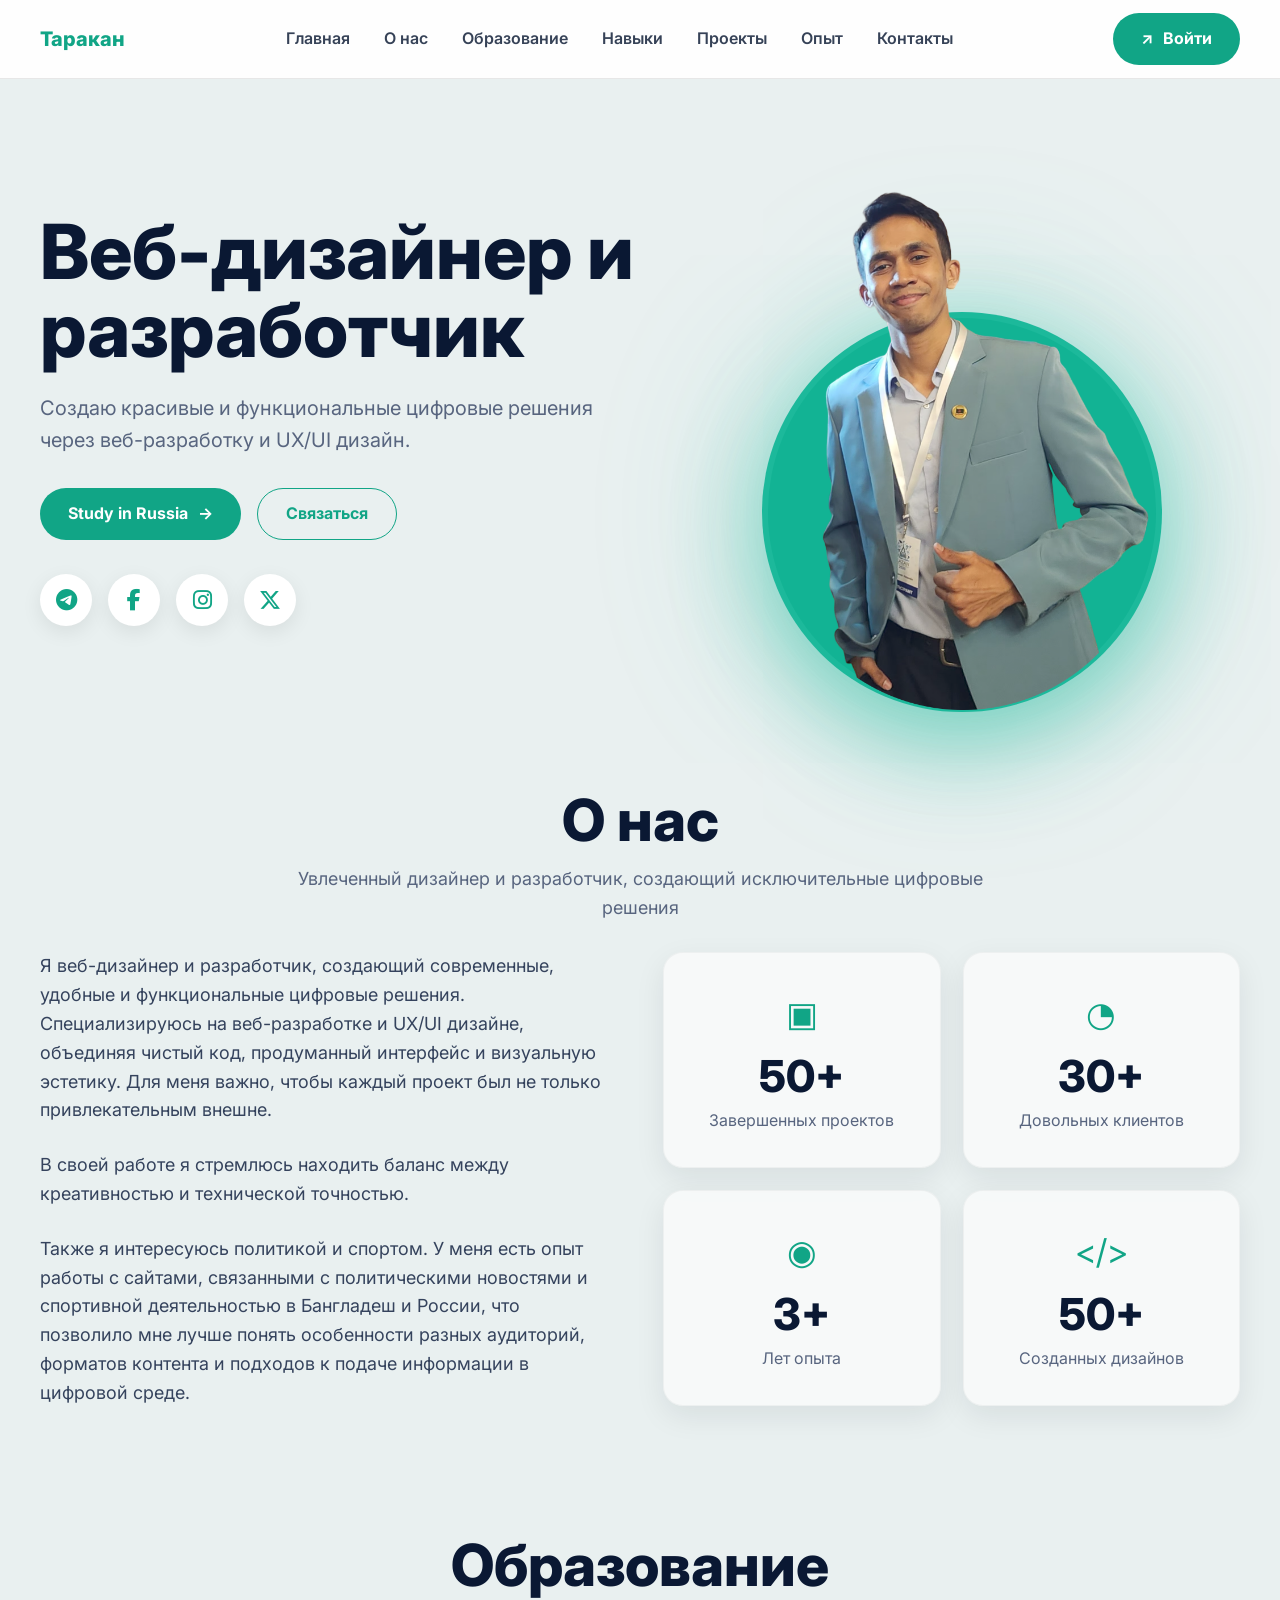
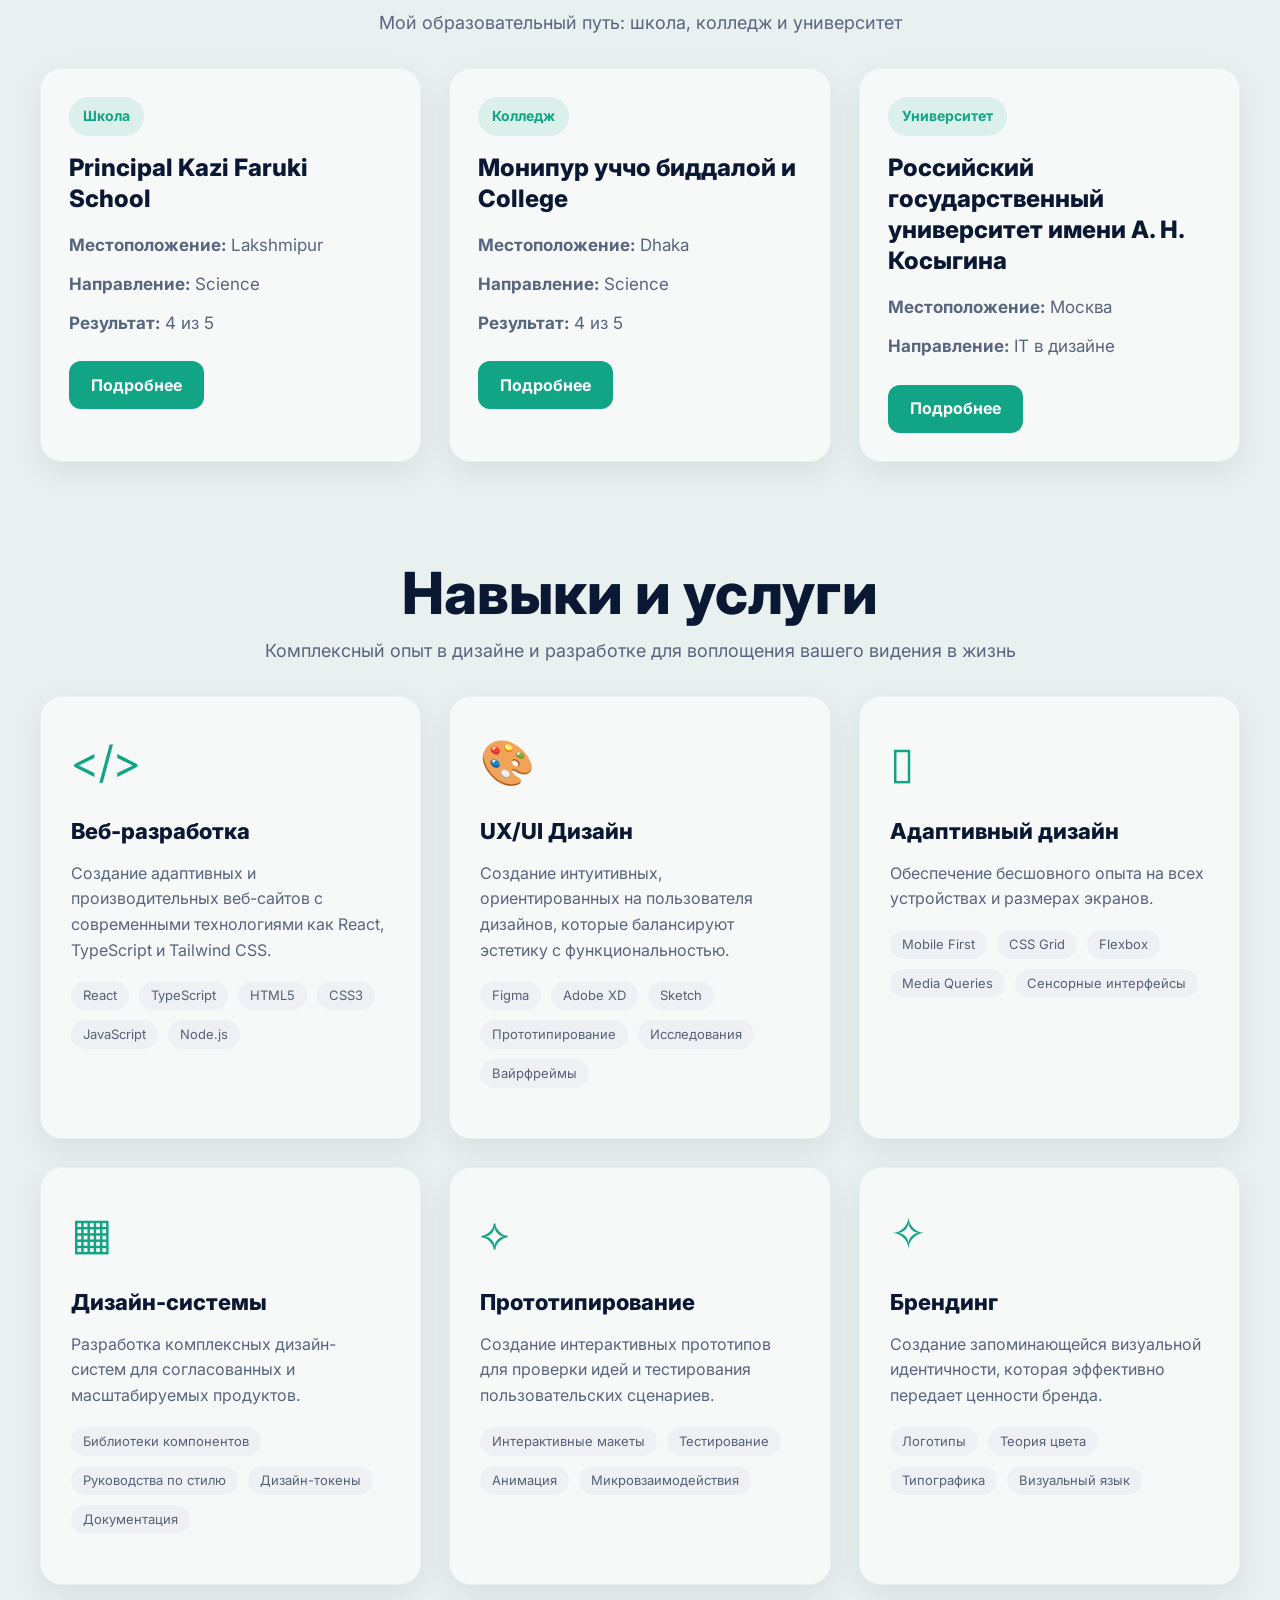
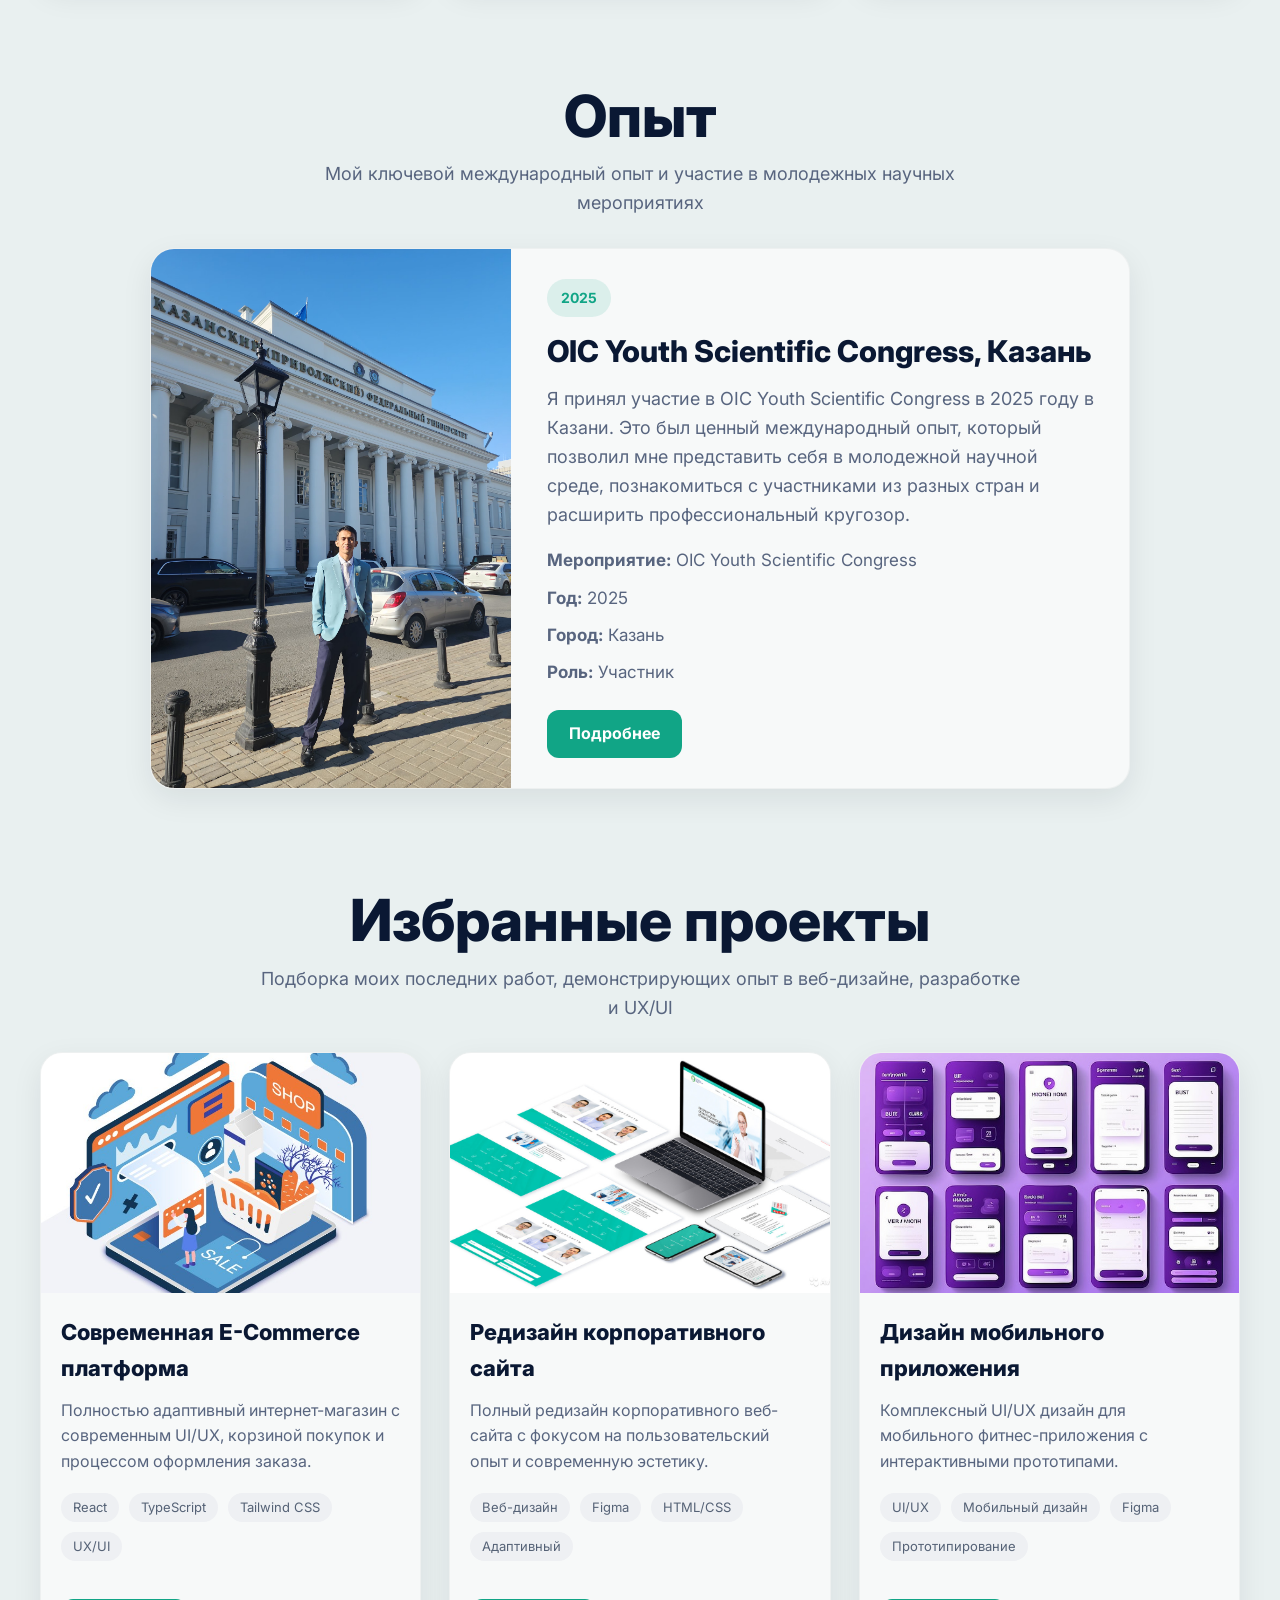
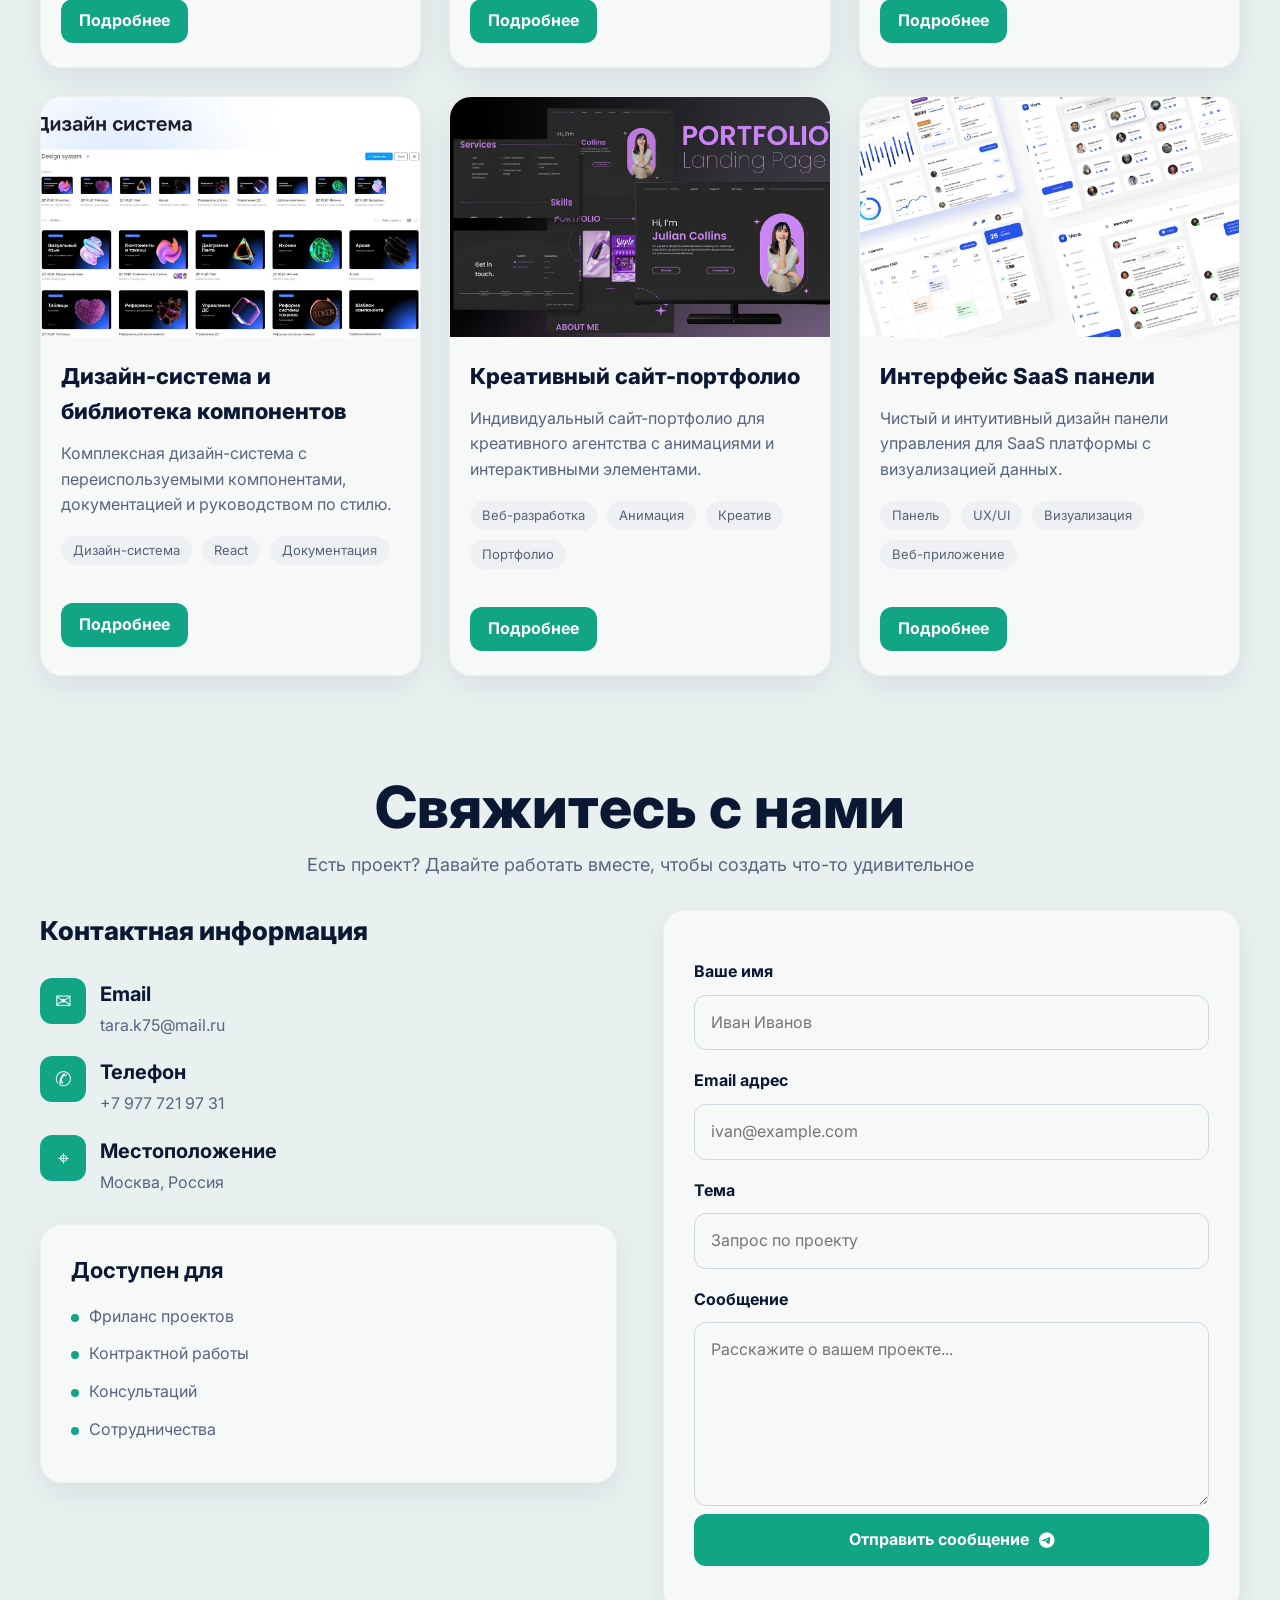
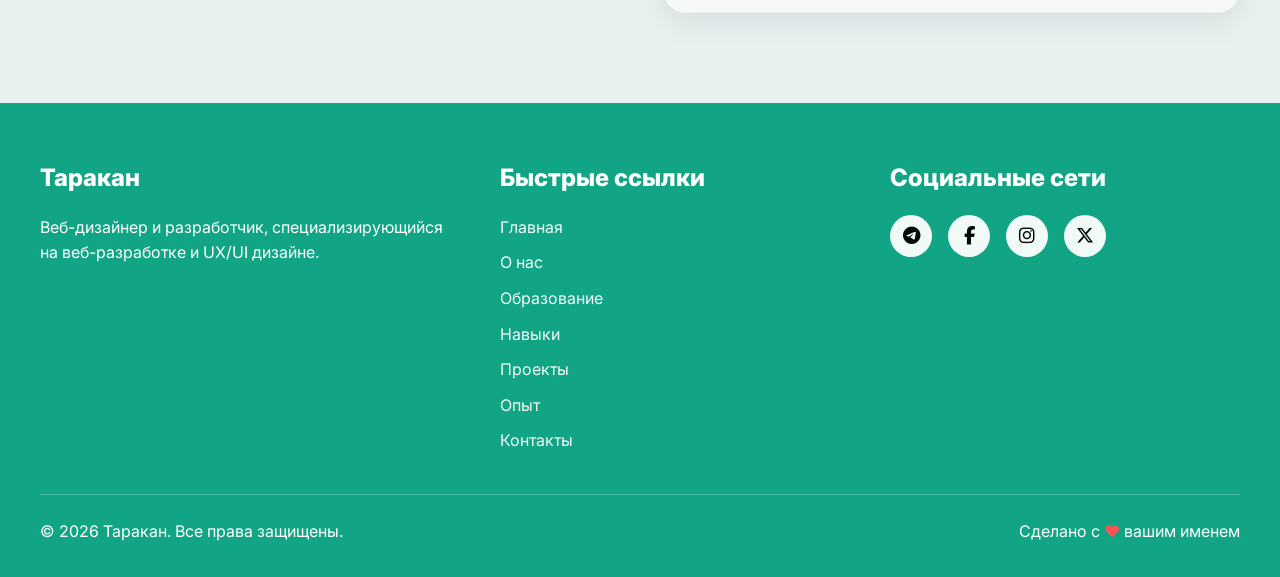
<file: index.html>
<!DOCTYPE html>
<html lang="ru">

<head>
    <meta charset="UTF-8" />
    <meta name="viewport" content="width=device-width, initial-scale=1.0" />
    <title>Таракан — Веб-дизайнер и разработчик</title>
    <link rel="preconnect" href="https://fonts.googleapis.com">
    <link rel="preconnect" href="https://fonts.gstatic.com" crossorigin>
    <link href="https://fonts.googleapis.com/css2?family=Inter:wght@400;500;600;700;800&display=swap" rel="stylesheet">
    <link rel="stylesheet" href="https://cdnjs.cloudflare.com/ajax/libs/font-awesome/6.5.2/css/all.min.css">
    <link rel="stylesheet" href="style.css" />

</head>

<body>
    <header class="header">
        <div class="container nav-container">
            <a href="#home" class="logo">Таракан</a>

            <nav class="nav" id="mainNav">
                <a href="#home">Главная</a>
                <a href="#about">О нас</a>
                <a href="#education">Образование</a>
                <a href="#skills">Навыки</a>
                <a href="#projects">Проекты</a>
                <a href="#experience">Опыт</a>
                <a href="#contacts">Контакты</a>
            </nav>

            <div class="nav-actions">
                <button class="menu-toggle" id="menuToggle" aria-label="Открыть меню">
                    ☰
                </button>
                <a href="login.html" class="btn btn-login">
                    <span>↗</span>
                    Войти
                </a>
            </div>
        </div>
    </header>

    <main>
        <!-- HERO -->
        <section class="hero section" id="home">
            <div class="container hero-grid">
                <div class="hero-content">
                    <h1>Веб-дизайнер и<br>разработчик</h1>
                    <p>
                        Создаю красивые и функциональные цифровые решения через
                        веб-разработку и UX/UI дизайн.
                    </p>

                    <div class="hero-buttons">
                        <a href="study-in-russia.html" class="btn btn-primary">Study in Russia <span>→</span></a>
                        <a href="#contacts" class="btn btn-outline">Связаться</a>
                    </div>

                    <div class="socials">
                        <a href="https://t.me/bangladeshiinrussia" class="social-btn" target="_blank" title="Telegram">
                            <i class="fa-brands fa-telegram"></i>
                        </a>

                        <a href="https://facebook.com/share/1CUcKuYbt4/" class="social-btn" target="_blank"
                            title="Facebook">
                            <i class="fa-brands fa-facebook-f"></i>
                        </a>

                        <a href="https://instagram.com/tara_k75" class="social-btn" target="_blank" title="Instagram">
                            <i class="fa-brands fa-instagram"></i>
                        </a>

                        <a href="https://x.com/tara_k75" class="social-btn" target="_blank" title="X">
                            <i class="fa-brands fa-x-twitter"></i>
                        </a>
                    </div>
                </div>

                <div class="hero-image-wrap">
                    <div class="blur blur-1"></div>
                    <div class="blur blur-2"></div>
                    <div class="circle-bg"></div>
                    <span class="dot dot-1"></span>
                    <span class="dot dot-2"></span>

                    <img src="images/profile.png" alt="Фото Таракана" class="hero-image">
                    <div class="bottom-mask"></div>
                </div>
            </div>
        </section>

        <!-- О нас -->
        <section class="section about" id="about">
            <div class="container">
                <div class="section-head center">
                    <h2>О нас</h2>
                    <p>Увлеченный дизайнер и разработчик, создающий исключительные цифровые решения</p>
                </div>

                <div class="about-grid">
                    <div class="about-text">
                        <p>
                            Я веб-дизайнер и разработчик, создающий современные, удобные и функциональные цифровые
                            решения.
                            Специализируюсь на веб-разработке и UX/UI дизайне, объединяя чистый код, продуманный
                            интерфейс
                            и визуальную эстетику. Для меня важно, чтобы каждый проект был не только привлекательным
                            внешне.
                        </p>
                        <p>
                            В своей работе я стремлюсь находить баланс между креативностью и технической точностью.
                        </p>
                        <p>
                            Также я интересуюсь политикой и спортом. У меня есть опыт работы с сайтами, связанными с
                            политическими
                            новостями и спортивной деятельностью в Бангладеш и России, что позволило мне лучше понять
                            особенности
                            разных аудиторий, форматов контента и подходов к подаче информации в цифровой среде.
                        </p>


                    </div>

                    <div class="stats-grid">
                        <div class="stat-card">
                            <div class="stat-icon">▣</div>
                            <h3>50+</h3>
                            <p>Завершенных проектов</p>
                        </div>

                        <div class="stat-card">
                            <div class="stat-icon">◔</div>
                            <h3>30+</h3>
                            <p>Довольных клиентов</p>
                        </div>

                        <div class="stat-card">
                            <div class="stat-icon">◉</div>
                            <h3>3+</h3>
                            <p>Лет опыта</p>
                        </div>

                        <div class="stat-card">
                            <div class="stat-icon">&lt;/&gt;</div>
                            <h3>50+</h3>
                            <p>Созданных дизайнов</p>
                        </div>
                    </div>
                </div>
            </div>
        </section>
        <!-- section education -->
        <section class="section education" id="education">
            <div class="container">
                <div class="section-head center">
                    <h2>Образование</h2>
                    <p>Мой образовательный путь: школа, колледж и университет</p>
                </div>

                <div class="cards-grid education-grid">
                    <article class="education-card">
                        <div class="education-top">
                            <span class="education-badge">Школа</span>
                        </div>
                        <h3>Principal Kazi Faruki School</h3>
                        <ul class="education-list">
                            <li><strong>Местоположение:</strong> Lakshmipur</li>
                            <li><strong>Направление:</strong> Science</li>
                            <li><strong>Результат:</strong> 4 из 5</li>
                        </ul>
                        <a href="education-details.html?tab=school" class="btn btn-primary education-btn">
                            Подробнее
                        </a>
                    </article>

                    <article class="education-card">
                        <div class="education-top">
                            <span class="education-badge">Колледж</span>
                        </div>
                        <h3>Монипур уччо биддалой и College</h3>
                        <ul class="education-list">
                            <li><strong>Местоположение:</strong> Dhaka</li>
                            <li><strong>Направление:</strong> Science</li>
                            <li><strong>Результат:</strong> 4 из 5</li>
                        </ul>
                        <a href="education-details.html?tab=college" class="btn btn-primary education-btn">
                            Подробнее
                        </a>
                    </article>

                    <article class="education-card">
                        <div class="education-top">
                            <span class="education-badge">Университет</span>
                        </div>
                        <h3>Российский государственный университет имени А. Н. Косыгина</h3>
                        <ul class="education-list">
                            <li><strong>Местоположение:</strong> Москва</li>
                            <li><strong>Направление:</strong> IT в дизайне</li>
                        </ul>
                        <a href="education-details.html?tab=university" class="btn btn-primary education-btn">
                            Подробнее
                        </a>
                    </article>
                </div>
            </div>
        </section>

        <!-- SKILLS -->
        <section class="section skills" id="skills">
            <div class="container">
                <div class="section-head center">
                    <h2>Навыки и услуги</h2>
                    <p>Комплексный опыт в дизайне и разработке для воплощения вашего видения в жизнь</p>
                </div>

                <div class="cards-grid skills-grid">
                    <article class="skill-card">
                        <div class="skill-icon">&lt;/&gt;</div>
                        <h3>Веб-разработка</h3>
                        <p>
                            Создание адаптивных и производительных веб-сайтов с современными
                            технологиями как React, TypeScript и Tailwind CSS.
                        </p>
                        <div class="tags">
                            <span>React</span>
                            <span>TypeScript</span>
                            <span>HTML5</span>
                            <span>CSS3</span>
                            <span>JavaScript</span>
                            <span>Node.js</span>
                        </div>
                    </article>

                    <article class="skill-card">
                        <div class="skill-icon">🎨</div>
                        <h3>UX/UI Дизайн</h3>
                        <p>
                            Создание интуитивных, ориентированных на пользователя дизайнов,
                            которые балансируют эстетику с функциональностью.
                        </p>
                        <div class="tags">
                            <span>Figma</span>
                            <span>Adobe XD</span>
                            <span>Sketch</span>
                            <span>Прототипирование</span>
                            <span>Исследования</span>
                            <span>Вайрфреймы</span>
                        </div>
                    </article>

                    <article class="skill-card">
                        <div class="skill-icon">▯</div>
                        <h3>Адаптивный дизайн</h3>
                        <p>
                            Обеспечение бесшовного опыта на всех устройствах и размерах экранов.
                        </p>
                        <div class="tags">
                            <span>Mobile First</span>
                            <span>CSS Grid</span>
                            <span>Flexbox</span>
                            <span>Media Queries</span>
                            <span>Сенсорные интерфейсы</span>
                        </div>
                    </article>

                    <article class="skill-card">
                        <div class="skill-icon">▦</div>
                        <h3>Дизайн-системы</h3>
                        <p>
                            Разработка комплексных дизайн-систем для согласованных
                            и масштабируемых продуктов.
                        </p>
                        <div class="tags">
                            <span>Библиотеки компонентов</span>
                            <span>Руководства по стилю</span>
                            <span>Дизайн-токены</span>
                            <span>Документация</span>
                        </div>
                    </article>

                    <article class="skill-card">
                        <div class="skill-icon">⟡</div>
                        <h3>Прототипирование</h3>
                        <p>
                            Создание интерактивных прототипов для проверки идей
                            и тестирования пользовательских сценариев.
                        </p>
                        <div class="tags">
                            <span>Интерактивные макеты</span>
                            <span>Тестирование</span>
                            <span>Анимация</span>
                            <span>Микровзаимодействия</span>
                        </div>
                    </article>

                    <article class="skill-card">
                        <div class="skill-icon">✧</div>
                        <h3>Брендинг</h3>
                        <p>
                            Создание запоминающейся визуальной идентичности, которая
                            эффективно передает ценности бренда.
                        </p>
                        <div class="tags">
                            <span>Логотипы</span>
                            <span>Теория цвета</span>
                            <span>Типографика</span>
                            <span>Визуальный язык</span>
                        </div>
                    </article>
                </div>
            </div>
        </section>

        <!-- experience -->
        <section class="section experience" id="experience">
            <div class="container">
                <div class="section-head center">
                    <h2>Опыт</h2>
                    <p>Мой ключевой международный опыт и участие в молодежных научных мероприятиях</p>
                </div>

                <div class="experience-wrap">
                    <article class="experience-card single">
                        <div class="experience-image">
                            <img src="images/experience-kazan.jpg" alt="OIC Youth Scientific Congress 2025, Казань">
                        </div>

                        <div class="experience-content">
                            <span class="experience-badge">2025</span>
                            <h3>OIC Youth Scientific Congress, Казань</h3>
                            <p>
                                Я принял участие в OIC Youth Scientific Congress в 2025 году в Казани.
                                Это был ценный международный опыт, который позволил мне представить себя
                                в молодежной научной среде, познакомиться с участниками из разных стран
                                и расширить профессиональный кругозор.
                            </p>

                            <ul class="experience-list">
                                <li><strong>Мероприятие:</strong> OIC Youth Scientific Congress</li>
                                <li><strong>Год:</strong> 2025</li>
                                <li><strong>Город:</strong> Казань</li>
                                <li><strong>Роль:</strong> Участник</li>
                            </ul>

                            <a href="https://youthdiplomacy.ru/" target="_blank" class="btn btn-primary experience-btn">
                                Подробнее
                            </a>
                        </div>
                    </article>
                </div>
            </div>
        </section>

        <!-- PROJECTS -->
        <section class="section projects" id="projects">
            <div class="container">
                <div class="section-head center">
                    <h2>Избранные проекты</h2>
                    <p>
                        Подборка моих последних работ, демонстрирующих опыт в веб-дизайне,
                        разработке и UX/UI
                    </p>
                </div>

                <div class="cards-grid projects-grid">
                    <article class="project-card">
                        <img src="images/project-1.jpg" alt="Проект 1">
                        <div class="project-body">
                            <h3>Современная E-Commerce платформа</h3>
                            <p>
                                Полностью адаптивный интернет-магазин с современным UI/UX,
                                корзиной покупок и процессом оформления заказа.
                            </p>
                            <div class="tags">
                                <span>React</span>
                                <span>TypeScript</span>
                                <span>Tailwind CSS</span>
                                <span>UX/UI</span>
                            </div>
                            <button class="project-btn"
                                data-project="Современная E-Commerce платформа">Подробнее</button>
                        </div>
                    </article>

                    <article class="project-card">
                        <img src="images/project-2.jpg" alt="Проект 2">
                        <div class="project-body">
                            <h3>Редизайн корпоративного сайта</h3>
                            <p>
                                Полный редизайн корпоративного веб-сайта с фокусом на пользовательский
                                опыт и современную эстетику.
                            </p>
                            <div class="tags">
                                <span>Веб-дизайн</span>
                                <span>Figma</span>
                                <span>HTML/CSS</span>
                                <span>Адаптивный</span>
                            </div>
                            <button class="project-btn" data-project="Редизайн корпоративного сайта">Подробнее</button>
                        </div>
                    </article>

                    <article class="project-card">
                        <img src="images/project-3.jpg" alt="Проект 3">
                        <div class="project-body">
                            <h3>Дизайн мобильного приложения</h3>
                            <p>
                                Комплексный UI/UX дизайн для мобильного фитнес-приложения
                                с интерактивными прототипами.
                            </p>
                            <div class="tags">
                                <span>UI/UX</span>
                                <span>Мобильный дизайн</span>
                                <span>Figma</span>
                                <span>Прототипирование</span>
                            </div>
                            <button class="project-btn" data-project="Дизайн мобильного приложения">Подробнее</button>
                        </div>
                    </article>

                    <article class="project-card">
                        <img src="images/project-4.jpg" alt="Проект 4">
                        <div class="project-body">
                            <h3>Дизайн-система и библиотека компонентов</h3>
                            <p>
                                Комплексная дизайн-система с переиспользуемыми компонентами,
                                документацией и руководством по стилю.
                            </p>
                            <div class="tags">
                                <span>Дизайн-система</span>
                                <span>React</span>
                                <span>Документация</span>
                            </div>
                            <button class="project-btn"
                                data-project="Дизайн-система и библиотека компонентов">Подробнее</button>
                        </div>
                    </article>

                    <article class="project-card">
                        <img src="images/project-5.jpg" alt="Проект 5">
                        <div class="project-body">
                            <h3>Креативный сайт-портфолио</h3>
                            <p>
                                Индивидуальный сайт-портфолио для креативного агентства
                                с анимациями и интерактивными элементами.
                            </p>
                            <div class="tags">
                                <span>Веб-разработка</span>
                                <span>Анимация</span>
                                <span>Креатив</span>
                                <span>Портфолио</span>
                            </div>
                            <button class="project-btn" data-project="Креативный сайт-портфолио">Подробнее</button>
                        </div>
                    </article>

                    <article class="project-card">
                        <img src="images/project-6.jpg" alt="Проект 6">
                        <div class="project-body">
                            <h3>Интерфейс SaaS панели</h3>
                            <p>
                                Чистый и интуитивный дизайн панели управления для SaaS платформы
                                с визуализацией данных.
                            </p>
                            <div class="tags">
                                <span>Панель</span>
                                <span>UX/UI</span>
                                <span>Визуализация</span>
                                <span>Веб-приложение</span>
                            </div>
                            <button class="project-btn" data-project="Интерфейс SaaS панели">Подробнее</button>
                        </div>
                    </article>
                </div>
            </div>
        </section>

        <!-- CONTACTS -->
        <section class="section contacts" id="contacts">
            <div class="container">
                <div class="section-head center">
                    <h2>Свяжитесь с нами</h2>
                    <p>Есть проект? Давайте работать вместе, чтобы создать что-то удивительное</p>
                </div>

                <div class="contact-grid">
                    <div class="contact-left">
                        <h3>Контактная информация</h3>

                        <div class="contact-item">
                            <div class="contact-icon">✉</div>
                            <div>
                                <strong>Email</strong>
                                <p>tara.k75@mail.ru</p>
                            </div>
                        </div>

                        <div class="contact-item">
                            <div class="contact-icon">✆</div>
                            <div>
                                <strong>Телефон</strong>
                                <p>+7 977 721 97 31</p>
                            </div>
                        </div>

                        <div class="contact-item">
                            <div class="contact-icon">⌖</div>
                            <div>
                                <strong>Местоположение</strong>
                                <p>Москва, Россия</p>
                            </div>
                        </div>

                        <div class="available-box">
                            <h4>Доступен для</h4>
                            <ul>
                                <li>Фриланс проектов</li>
                                <li>Контрактной работы</li>
                                <li>Консультаций</li>
                                <li>Сотрудничества</li>
                            </ul>
                        </div>
                    </div>

                    <div class="contact-right">
                        <form class="contact-form" id="contactForm" action="https://formsubmit.co/tara.k75@mail.ru"
                            method="POST">
                            <label for="name">Ваше имя</label>
                            <input type="text" id="name" name="name" placeholder="Иван Иванов" required>

                            <label for="email">Email адрес</label>
                            <input type="email" id="email" name="email" placeholder="ivan@example.com" required>

                            <label for="subject">Тема</label>
                            <input type="text" id="subject" name="subject" placeholder="Запрос по проекту" required>

                            <label for="message">Сообщение</label>
                            <textarea id="message" name="message" rows="6" placeholder="Расскажите о вашем проекте..."
                                required></textarea>

                            <button type="submit" class="btn btn-primary btn-full">
                                Отправить сообщение <i class="fa-brands fa-telegram"></i>
                            </button>

                            <p class="form-message" id="contactMessage"></p>
                        </form>
                    </div>
                </div>
            </div>
        </section>
    </main>

    <footer class="footer">
        <div class="container footer-top">
            <div class="footer-col">
                <h3>Таракан</h3>
                <p>
                    Веб-дизайнер и разработчик, специализирующийся
                    на веб-разработке и UX/UI дизайне.
                </p>
            </div>

            <div class="footer-col">
                <h4>Быстрые ссылки</h4>
                <ul>
                    <li><a href="#home">Главная</a></li>
                    <li><a href="#about">О нас</a></li>
                    <li><a href="#education">Образование</a></li>
                    <li><a href="#skills">Навыки</a></li>
                    <li><a href="#projects">Проекты</a></li>
                    <li><a href="#experience">Опыт</a></li>
                    <li><a href="#contacts">Контакты</a></li>
                </ul>
            </div>

            <div class="footer-col">
                <h4>Социальные сети</h4>
                <div class="footer-socials">
                    <a href="https://t.me/tara_k75" class="social-btn small" target="_blank" title="Telegram">
                        <i class="fa-brands fa-telegram"></i>
                    </a>

                    <a href="https://facebook.com/share/1CUcKuYbt4/" class="social-btn small" target="_blank"
                        title="Facebook">
                        <i class="fa-brands fa-facebook-f"></i>
                    </a>

                    <a href="https://instagram.com/tara_k75" class="social-btn small" target="_blank" title="Instagram">
                        <i class="fa-brands fa-instagram"></i>
                    </a>

                    <a href="https://x.com/tara_k75" class="social-btn small" target="_blank" title="X">
                        <i class="fa-brands fa-x-twitter"></i>
                    </a>
                </div>
            </div>
        </div>

        <div class="container footer-bottom">
            <p>© 2026 Таракан. Все права защищены.</p>
            <p>Сделано с <span class="heart">❤</span> вашим именем</p>
        </div>
    </footer>

    <script src="script.js"></script>
</body>

</html>
</file>
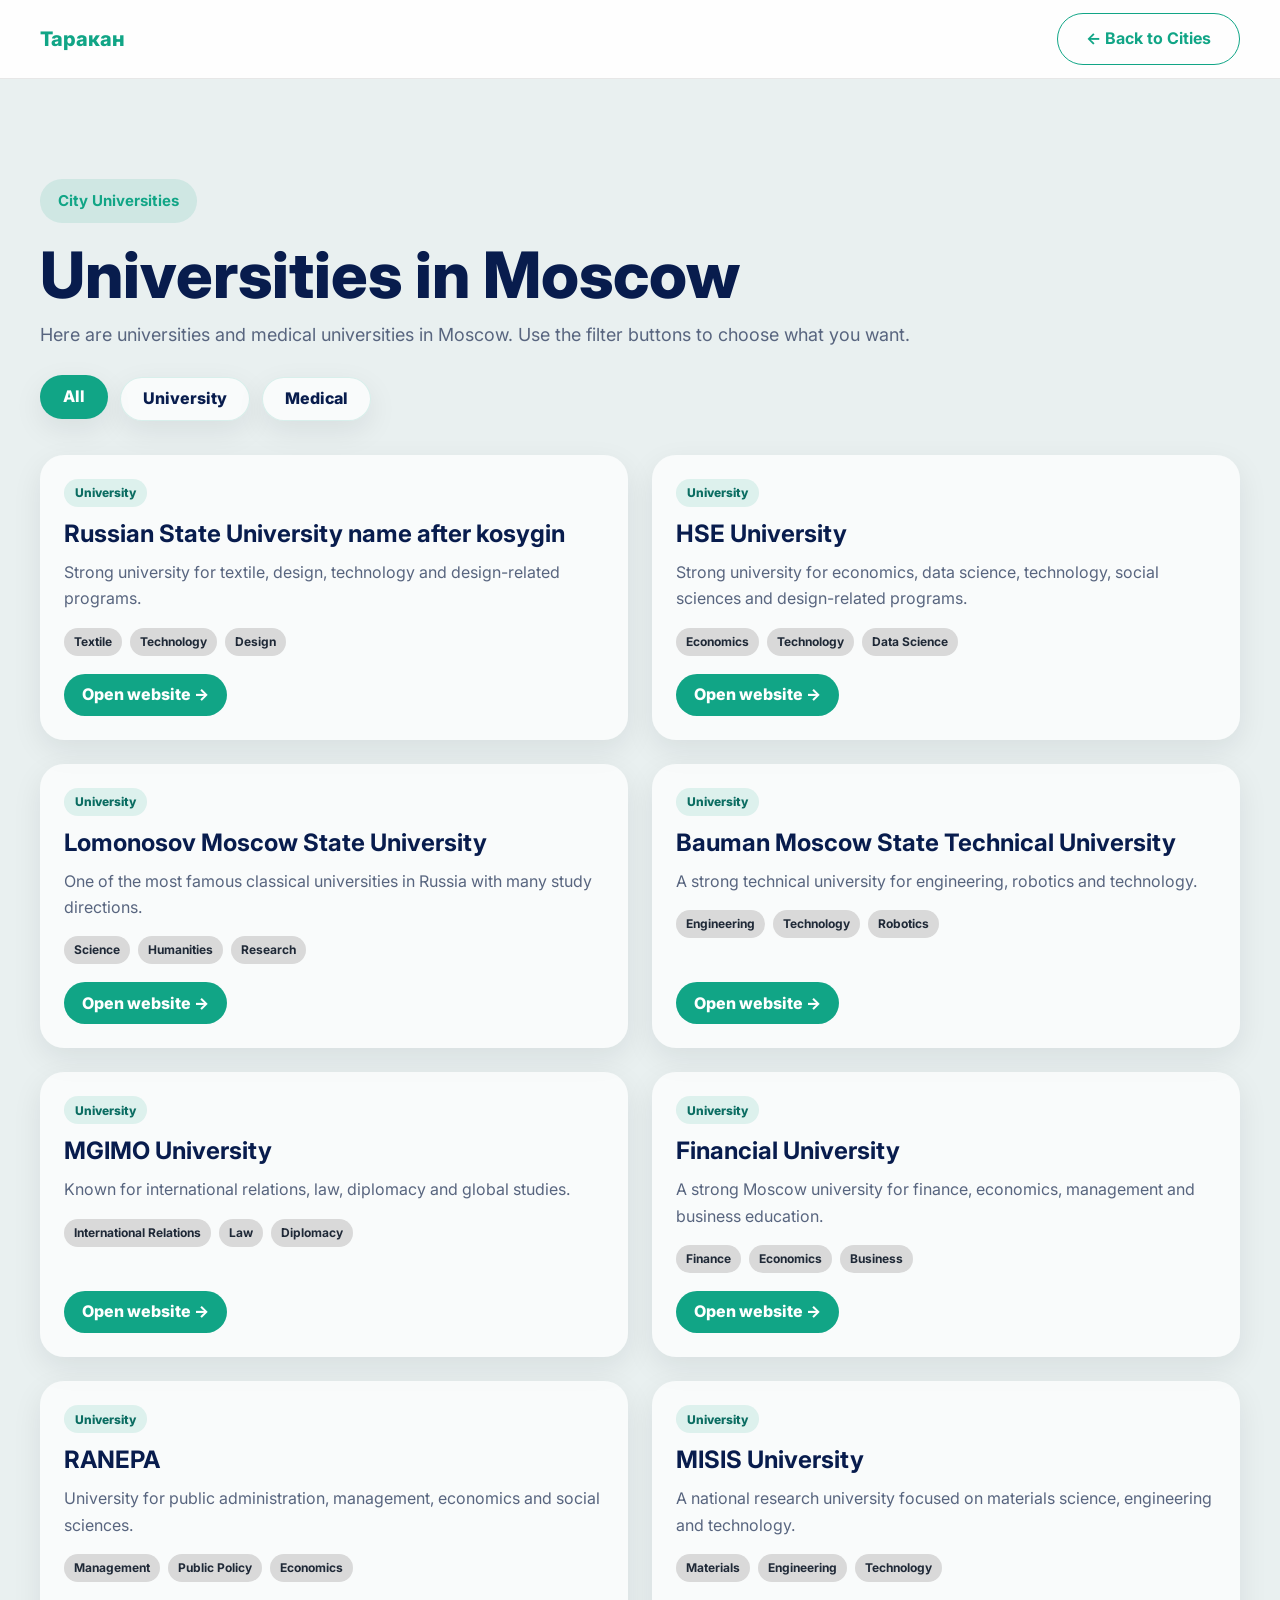
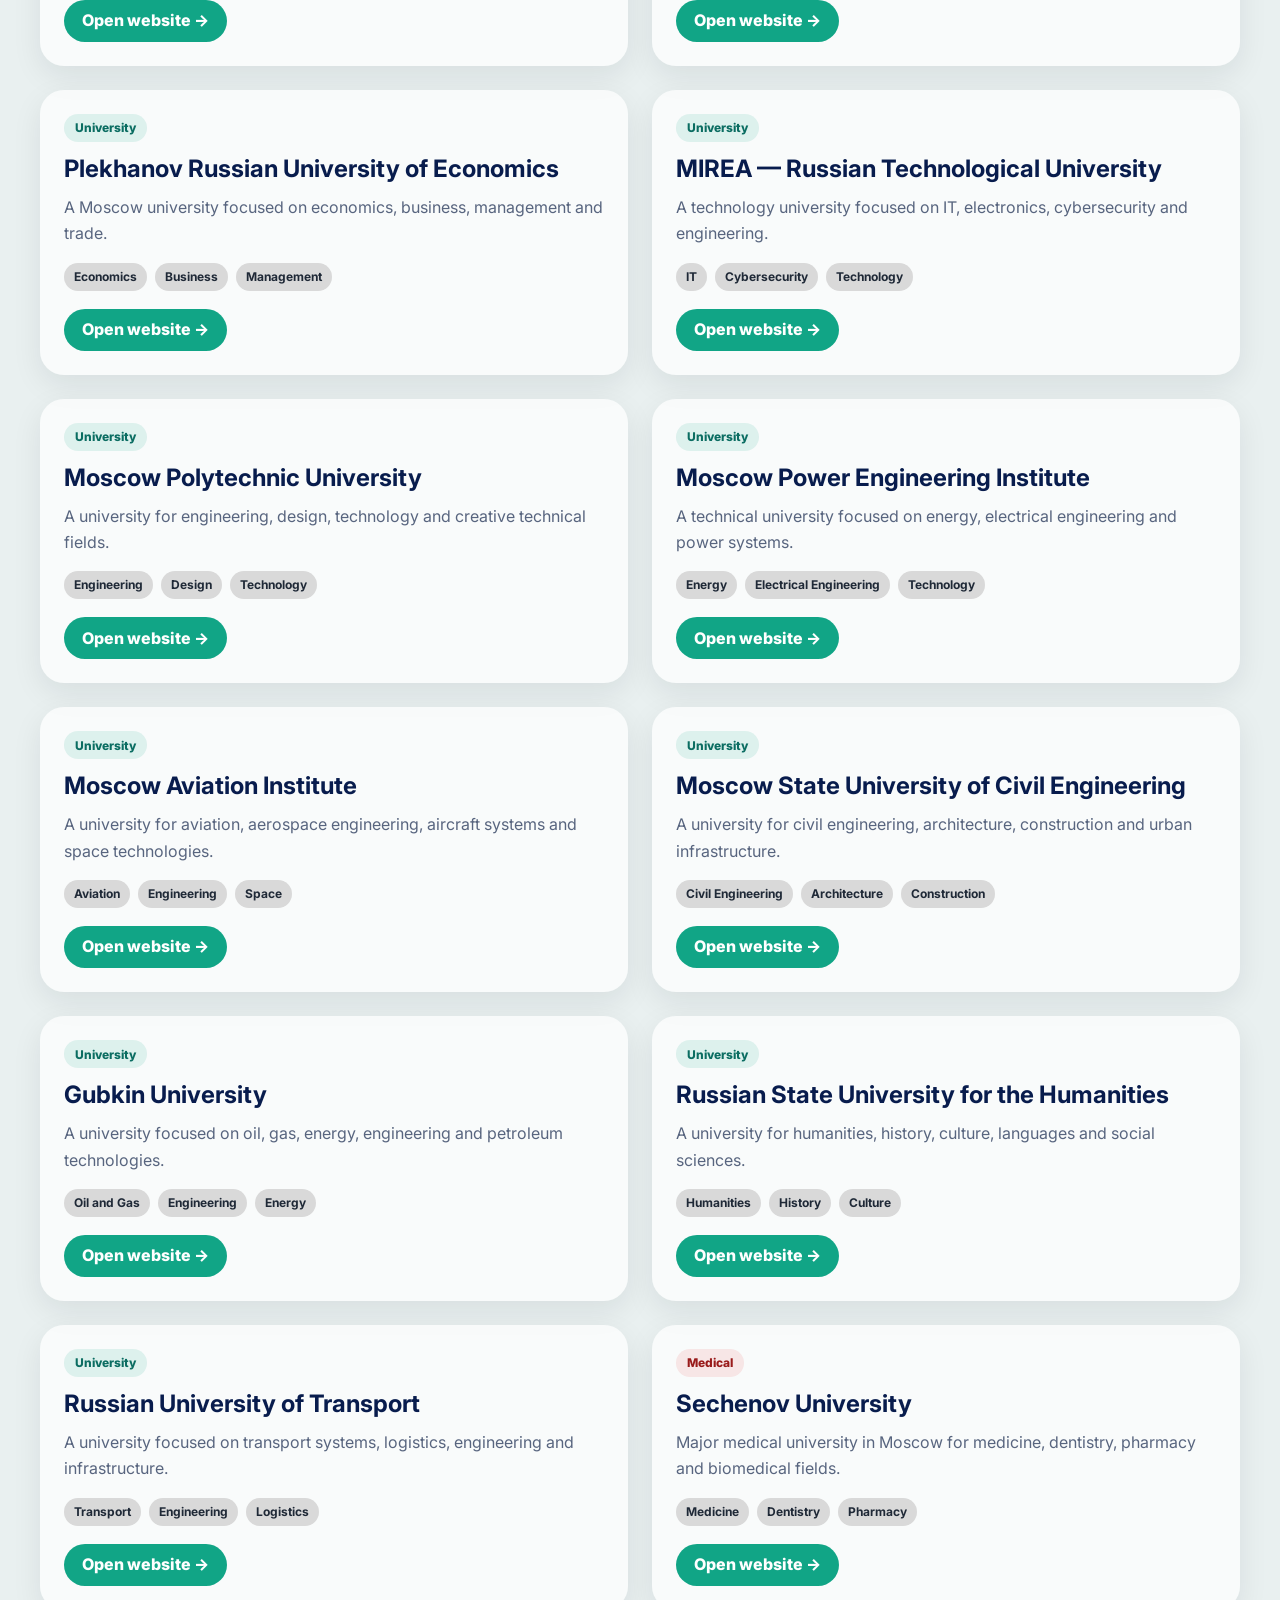
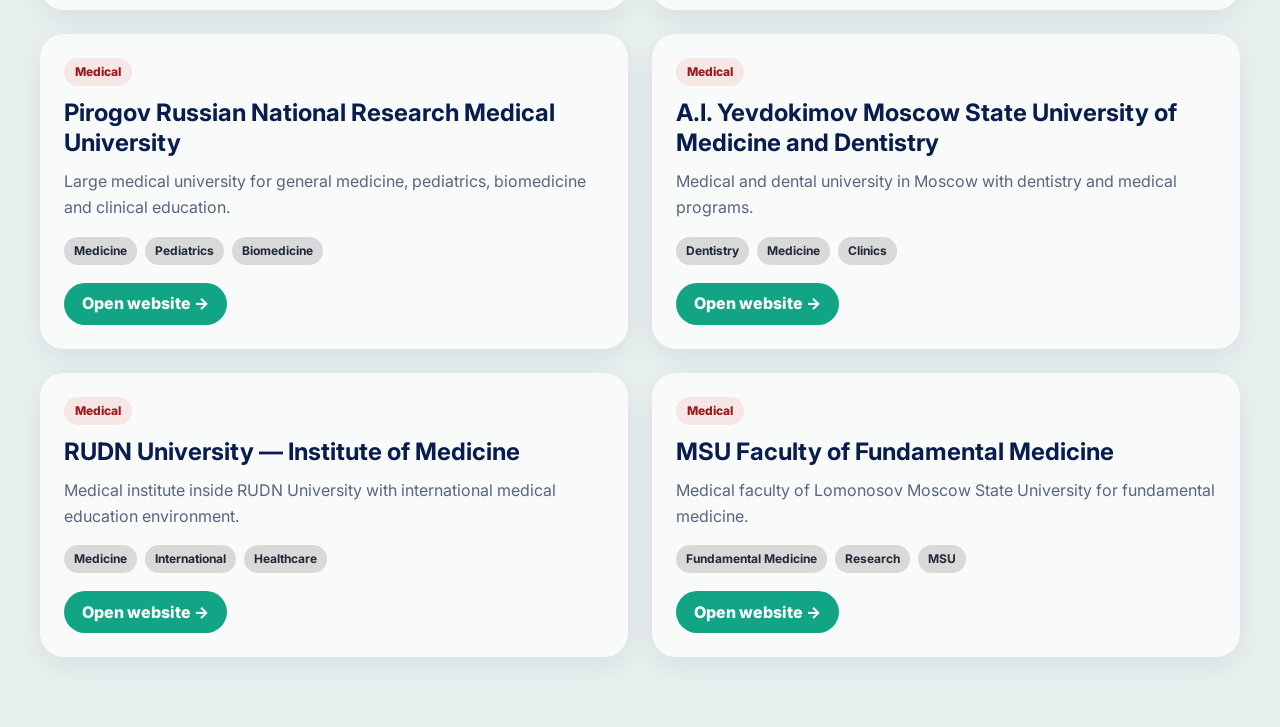
<file: city-universities.html>
<!DOCTYPE html>
<html lang="en">

<head>
    <meta charset="UTF-8" />
    <meta name="viewport" content="width=device-width, initial-scale=1.0" />

    <title>City Universities — Study in Russia</title>

    <link rel="preconnect" href="https://fonts.googleapis.com">
    <link rel="preconnect" href="https://fonts.gstatic.com" crossorigin>
    <link href="https://fonts.googleapis.com/css2?family=Inter:wght@400;500;600;700;800&display=swap" rel="stylesheet">

    <link rel="stylesheet" href="style.css" />

    <style>
        .city-uni-page {
            padding-top: 100px;
            padding-bottom: 70px;
        }

        .city-uni-head {
            margin-bottom: 28px;
        }

        .city-uni-head h1 {
            font-size: clamp(38px, 5vw, 64px);
            line-height: 1.05;
            font-weight: 800;
            margin-bottom: 12px;
            color: #081c4d;
        }

        .city-uni-head p {
            max-width: 900px;
            color: var(--muted);
            font-size: 18px;
            line-height: 1.7;
        }

        .city-filter-buttons {
            display: flex;
            gap: 12px;
            flex-wrap: wrap;
            margin: 26px 0 34px;
        }

        .city-filter-btn {
            min-height: 44px;
            padding: 0 22px;
            border-radius: 999px;
            background: rgba(255, 255, 255, 0.72);
            color: #081c4d;
            font-weight: 800;
            box-shadow: var(--shadow);
            border: 1px solid rgba(17, 165, 134, 0.14);
            cursor: pointer;
            transition: 0.25s ease;
        }

        .city-filter-btn:hover,
        .city-filter-btn.active {
            background: var(--primary);
            color: #ffffff;
            transform: translateY(-2px);
        }

        .city-uni-grid {
            display: grid;
            grid-template-columns: repeat(2, 1fr);
            gap: 24px;
        }

        .city-uni-card {
            background: rgba(255, 255, 255, 0.72);
            border-radius: 24px;
            padding: 24px;
            box-shadow: var(--shadow);
            transition: 0.25s ease;
            display: flex;
            flex-direction: column;
            min-height: 270px;
        }

        .city-uni-card:hover {
            transform: translateY(-5px);
        }

        .city-uni-type {
            display: inline-flex;
            align-items: center;
            justify-content: center;
            width: fit-content;
            min-height: 28px;
            padding: 4px 11px;
            border-radius: 999px;
            font-size: 12px;
            font-weight: 800;
            margin-bottom: 12px;
        }

        .type-university {
            background: rgba(17, 165, 134, 0.12);
            color: #0b6d62;
        }

        .type-medical {
            background: rgba(220, 38, 38, 0.10);
            color: #991b1b;
        }

        .city-uni-card h3 {
            font-size: 24px;
            line-height: 1.25;
            color: #081c4d;
            margin-bottom: 10px;
        }

        .city-uni-card p {
            color: var(--muted);
            font-size: 16px;
            line-height: 1.65;
            margin-bottom: 16px;
        }

        .city-uni-tags {
            display: flex;
            gap: 8px;
            flex-wrap: wrap;
            margin-bottom: 18px;
        }

        .city-uni-tag {
            display: inline-flex;
            align-items: center;
            justify-content: center;
            min-height: 28px;
            padding: 4px 10px;
            border-radius: 999px;
            background: #d9d9d9;
            color: #1f2937;
            font-size: 12px;
            font-weight: 700;
            line-height: 1;
        }

        .city-uni-link {
            display: inline-flex;
            align-items: center;
            justify-content: center;
            width: fit-content;
            min-height: 42px;
            padding: 0 18px;
            border-radius: 999px;
            background: var(--primary);
            color: #ffffff;
            font-weight: 800;
            text-decoration: none;
            transition: 0.25s ease;
            margin-top: auto;
        }

        .city-uni-link:hover {
            background: var(--primary-dark);
            transform: translateY(-2px);
        }

        .city-empty {
            background: rgba(255, 255, 255, 0.72);
            border-radius: 24px;
            padding: 26px;
            box-shadow: var(--shadow);
            color: var(--muted);
            font-size: 18px;
            grid-column: 1 / -1;
        }

        @media (max-width: 900px) {
            .city-uni-grid {
                grid-template-columns: 1fr;
            }
        }

        @media (max-width: 540px) {
            .city-filter-btn {
                width: 100%;
            }
        }
    </style>
</head>

<body>
    <header class="header">
        <div class="container nav-container">
            <a href="index.html" class="logo">Таракан</a>

            <div class="nav-actions">
                <a href="city.html" class="btn btn-outline">← Back to Cities</a>
            </div>
        </div>
    </header>

    <main class="study-russia-page">
        <section class="section city-uni-page">
            <div class="container">
                <div class="city-uni-head">
                    <span class="study-pill dark-pill">City Universities</span>
                    <h1 id="cityTitle">Universities</h1>
                    <p id="cityDescription">
                        Here you can see universities in this city.
                    </p>

                    <div class="city-filter-buttons">
                        <button class="city-filter-btn active" data-filter="all">All</button>
                        <button class="city-filter-btn" data-filter="university">University</button>
                        <button class="city-filter-btn" data-filter="medical">Medical</button>
                    </div>
                </div>

                <div class="city-uni-grid" id="cityUniversityList"></div>
            </div>
        </section>
    </main>

    <script>
        const cityNames = {
            "moscow": "Moscow",
            "saint-petersburg": "Saint Petersburg",
            "kazan": "Kazan",
            "tomsk": "Tomsk",
            "novosibirsk": "Novosibirsk",
            "yekaterinburg": "Yekaterinburg",
            "nizhny-novgorod": "Nizhny Novgorod",
            "vladivostok": "Vladivostok",
            "samara": "Samara",
            "rostov-on-don": "Rostov-on-Don"
        };

        const cityUniversities = {
            "moscow": [
                {
                    name: "Russian State University name after kosygin",
                    desc: "Strong university for textile, design, technology and design-related programs.",
                    tags: ["Textile", "Technology", "Design"],
                    url: "https://www.rguk.ru/"
                },
                {
                    type: "university",
                    name: "HSE University",
                    desc: "Strong university for economics, data science, technology, social sciences and design-related programs.",
                    tags: ["Economics", "Technology", "Data Science"],
                    url: "https://www.hse.ru/en/"
                },
                {
                    type: "university",
                    name: "Lomonosov Moscow State University",
                    desc: "One of the most famous classical universities in Russia with many study directions.",
                    tags: ["Science", "Humanities", "Research"],
                    url: "https://msu.ru/en/"
                },
                {
                    type: "university",
                    name: "Bauman Moscow State Technical University",
                    desc: "A strong technical university for engineering, robotics and technology.",
                    tags: ["Engineering", "Technology", "Robotics"],
                    url: "https://bmstu.ru/en/"
                },
                {
                    type: "university",
                    name: "MGIMO University",
                    desc: "Known for international relations, law, diplomacy and global studies.",
                    tags: ["International Relations", "Law", "Diplomacy"],
                    url: "https://english.mgimo.ru/"
                },
                {
                    type: "university",
                    name: "Financial University",
                    desc: "A strong Moscow university for finance, economics, management and business education.",
                    tags: ["Finance", "Economics", "Business"],
                    url: "https://fa.ru/"
                },
                {
                    type: "university",
                    name: "RANEPA",
                    desc: "University for public administration, management, economics and social sciences.",
                    tags: ["Management", "Public Policy", "Economics"],
                    url: "https://www.ranepa.ru/"
                },
                {
                    type: "university",
                    name: "MISIS University",
                    desc: "A national research university focused on materials science, engineering and technology.",
                    tags: ["Materials", "Engineering", "Technology"],
                    url: "https://en.misis.ru/"
                },
                {
                    type: "university",
                    name: "Plekhanov Russian University of Economics",
                    desc: "A Moscow university focused on economics, business, management and trade.",
                    tags: ["Economics", "Business", "Management"],
                    url: "https://www.rea.ru/en"
                },
                {
                    type: "university",
                    name: "MIREA — Russian Technological University",
                    desc: "A technology university focused on IT, electronics, cybersecurity and engineering.",
                    tags: ["IT", "Cybersecurity", "Technology"],
                    url: "https://english.mirea.ru/"
                },
                {
                    type: "university",
                    name: "Moscow Polytechnic University",
                    desc: "A university for engineering, design, technology and creative technical fields.",
                    tags: ["Engineering", "Design", "Technology"],
                    url: "https://mospolytech.ru/en/"
                },
                {
                    type: "university",
                    name: "Moscow Power Engineering Institute",
                    desc: "A technical university focused on energy, electrical engineering and power systems.",
                    tags: ["Energy", "Electrical Engineering", "Technology"],
                    url: "https://mpei.ru/lang/en"
                },
                {
                    type: "university",
                    name: "Moscow Aviation Institute",
                    desc: "A university for aviation, aerospace engineering, aircraft systems and space technologies.",
                    tags: ["Aviation", "Engineering", "Space"],
                    url: "https://en.mai.ru/"
                },
                {
                    type: "university",
                    name: "Moscow State University of Civil Engineering",
                    desc: "A university for civil engineering, architecture, construction and urban infrastructure.",
                    tags: ["Civil Engineering", "Architecture", "Construction"],
                    url: "https://mgsu.ru/en/"
                },
                {
                    type: "university",
                    name: "Gubkin University",
                    desc: "A university focused on oil, gas, energy, engineering and petroleum technologies.",
                    tags: ["Oil and Gas", "Engineering", "Energy"],
                    url: "https://gubkin.university/"
                },
                {
                    type: "university",
                    name: "Russian State University for the Humanities",
                    desc: "A university for humanities, history, culture, languages and social sciences.",
                    tags: ["Humanities", "History", "Culture"],
                    url: "https://www.rsuh.ru/en/"
                },
                {
                    type: "university",
                    name: "Russian University of Transport",
                    desc: "A university focused on transport systems, logistics, engineering and infrastructure.",
                    tags: ["Transport", "Engineering", "Logistics"],
                    url: "https://rut-miit.ru/"
                },
                {
                    type: "medical",
                    name: "Sechenov University",
                    desc: "Major medical university in Moscow for medicine, dentistry, pharmacy and biomedical fields.",
                    tags: ["Medicine", "Dentistry", "Pharmacy"],
                    url: "https://www.sechenov.ru/eng/"
                },
                {
                    type: "medical",
                    name: "Pirogov Russian National Research Medical University",
                    desc: "Large medical university for general medicine, pediatrics, biomedicine and clinical education.",
                    tags: ["Medicine", "Pediatrics", "Biomedicine"],
                    url: "https://pirogov-university.com/"
                },
                {
                    type: "medical",
                    name: "A.I. Yevdokimov Moscow State University of Medicine and Dentistry",
                    desc: "Medical and dental university in Moscow with dentistry and medical programs.",
                    tags: ["Dentistry", "Medicine", "Clinics"],
                    url: "https://en.msmsu.ru/university/"
                },
                {
                    type: "medical",
                    name: "RUDN University — Institute of Medicine",
                    desc: "Medical institute inside RUDN University with international medical education environment.",
                    tags: ["Medicine", "International", "Healthcare"],
                    url: "https://eng.rudn.ru/education/schools-and-departments/institutions/institute-of-medicine/"
                },
                {
                    type: "medical",
                    name: "MSU Faculty of Fundamental Medicine",
                    desc: "Medical faculty of Lomonosov Moscow State University for fundamental medicine.",
                    tags: ["Fundamental Medicine", "Research", "MSU"],
                    url: "https://www.fbm.msu.ru/"
                }
            ],

            "saint-petersburg": [
                {
                    type: "university",
                    name: "Saint Petersburg State University",
                    desc: "A major classical university with strong science, humanities and law programs.",
                    tags: ["Science", "Humanities", "Law"],
                    url: "https://english.spbu.ru/"
                },
                {
                    type: "university",
                    name: "ITMO University",
                    desc: "Strong in IT, AI, engineering, optics and modern technologies.",
                    tags: ["IT", "AI", "Engineering"],
                    url: "https://en.itmo.ru/"
                },
                {
                    type: "university",
                    name: "Peter the Great St. Petersburg Polytechnic University",
                    desc: "A strong engineering and technology university.",
                    tags: ["Engineering", "Technology", "Industry"],
                    url: "https://english.spbstu.ru/"
                },
                {
                    type: "medical",
                    name: "Pavlov First Saint Petersburg State Medical University",
                    desc: "Medical university in Saint Petersburg.",
                    tags: ["Medicine", "Healthcare", "Clinics"],
                    url: "https://www.1spbgmu.ru/"
                }
            ],

            "kazan": [
                {
                    type: "university",
                    name: "Kazan Federal University",
                    desc: "One of the main universities in Kazan with many programs and international students.",
                    tags: ["Science", "Education", "International"],
                    url: "https://eng.kpfu.ru/"
                },
                {
                    type: "university",
                    name: "Kazan National Research Technological University",
                    desc: "A university focused on technology, chemistry, engineering and industry.",
                    tags: ["Technology", "Engineering", "Chemistry"],
                    url: "https://www.kstu.ru/"
                },
                {
                    type: "medical",
                    name: "Kazan State Medical University",
                    desc: "A medical university popular among international students.",
                    tags: ["Medicine", "Healthcare", "International"],
                    url: "https://kazangmu.ru/"
                }
            ],

            "tomsk": [
                {
                    type: "university",
                    name: "Tomsk State University",
                    desc: "A strong research university in Siberia with many academic directions.",
                    tags: ["Science", "Research", "Humanities"],
                    url: "https://en.tsu.ru/"
                },
                {
                    type: "university",
                    name: "Tomsk Polytechnic University",
                    desc: "Strong in engineering, energy, technology and research.",
                    tags: ["Engineering", "Energy", "Technology"],
                    url: "https://tpu.ru/en/"
                },
                {
                    type: "medical",
                    name: "Siberian State Medical University",
                    desc: "Medical university in Tomsk.",
                    tags: ["Medicine", "Healthcare", "Science"],
                    url: "https://ssmu.ru/en/"
                }
            ],

            "novosibirsk": [
                {
                    type: "university",
                    name: "Novosibirsk State University",
                    desc: "A strong research university connected with Akademgorodok.",
                    tags: ["Science", "Research", "Technology"],
                    url: "https://english.nsu.ru/"
                },
                {
                    type: "university",
                    name: "Novosibirsk State Technical University",
                    desc: "A technical university with engineering and applied science programs.",
                    tags: ["Engineering", "Technology", "Applied Science"],
                    url: "https://en.nstu.ru/"
                },
                {
                    type: "medical",
                    name: "Novosibirsk State Medical University",
                    desc: "Medical university in Novosibirsk.",
                    tags: ["Medicine", "Healthcare", "Science"],
                    url: "https://ngmu.ru/"
                }
            ],

            "yekaterinburg": [
                {
                    type: "university",
                    name: "Ural Federal University",
                    desc: "A major university in the Ural region with many international programs.",
                    tags: ["Engineering", "Science", "Technology"],
                    url: "https://urfu.ru/en/"
                },
                {
                    type: "medical",
                    name: "Ural State Medical University",
                    desc: "Medical university in Yekaterinburg.",
                    tags: ["Medicine", "Healthcare", "Science"],
                    url: "https://usma.ru/"
                }
            ],

            "nizhny-novgorod": [
                {
                    type: "university",
                    name: "Lobachevsky University",
                    desc: "A strong university in Nizhny Novgorod with science, humanities and IT programs.",
                    tags: ["Science", "IT", "Humanities"],
                    url: "https://eng.unn.ru/"
                },
                {
                    type: "university",
                    name: "Nizhny Novgorod State Technical University",
                    desc: "Technical university for engineering and industrial fields.",
                    tags: ["Engineering", "Technology", "Industry"],
                    url: "https://www.nntu.ru/"
                },
                {
                    type: "medical",
                    name: "Privolzhsky Research Medical University",
                    desc: "Medical university in Nizhny Novgorod.",
                    tags: ["Medicine", "Healthcare", "Research"],
                    url: "https://pimunn.ru/"
                }
            ],

            "vladivostok": [
                {
                    type: "university",
                    name: "Far Eastern Federal University",
                    desc: "A major university in Russia’s Far East with international and Asia-Pacific focus.",
                    tags: ["International", "Asia-Pacific", "Science"],
                    url: "https://www.dvfu.ru/en/"
                },
                {
                    type: "university",
                    name: "Vladivostok State University",
                    desc: "University in Vladivostok with programs in economics, management, IT and design.",
                    tags: ["Economics", "Management", "Design"],
                    url: "https://www.vvsu.ru/"
                },
                {
                    type: "medical",
                    name: "Pacific State Medical University",
                    desc: "Medical university in Vladivostok.",
                    tags: ["Medicine", "Healthcare", "Far East"],
                    url: "https://tgmu.ru/"
                }
            ],

            "samara": [
                {
                    type: "university",
                    name: "Samara University",
                    desc: "Strong in aerospace, engineering and technology.",
                    tags: ["Aerospace", "Engineering", "Technology"],
                    url: "https://ssau.ru/english"
                },
                {
                    type: "university",
                    name: "Samara State Technical University",
                    desc: "Technical university for engineering, energy and industrial fields.",
                    tags: ["Engineering", "Energy", "Industry"],
                    url: "https://samgtu.ru/"
                },
                {
                    type: "medical",
                    name: "Samara State Medical University",
                    desc: "Medical university in Samara.",
                    tags: ["Medicine", "Healthcare", "Research"],
                    url: "https://samsmu.ru/"
                }
            ],

            "rostov-on-don": [
                {
                    type: "university",
                    name: "Southern Federal University",
                    desc: "A major university in Southern Russia with many academic directions.",
                    tags: ["Science", "Humanities", "Technology"],
                    url: "https://sfedu.ru/"
                },
                {
                    type: "university",
                    name: "Don State Technical University",
                    desc: "A technical university with engineering, technology and international student presence.",
                    tags: ["Engineering", "Technology", "International"],
                    url: "https://donstu.ru/"
                },
                {
                    type: "medical",
                    name: "Rostov State Medical University",
                    desc: "A medical university in Rostov-on-Don.",
                    tags: ["Medicine", "Healthcare", "Science"],
                    url: "https://rostgmu.ru/"
                }
            ]
        };

        const params = new URLSearchParams(window.location.search);
        const cityKey = params.get("city") || "moscow";

        const title = document.getElementById("cityTitle");
        const description = document.getElementById("cityDescription");
        const list = document.getElementById("cityUniversityList");
        const filterButtons = document.querySelectorAll(".city-filter-btn");

        const cityDisplayName = cityNames[cityKey] || "Selected City";
        const allItems = cityUniversities[cityKey] || [];

        let activeFilter = "all";

        title.textContent = `Universities in ${cityDisplayName}`;
        description.textContent = `Here are universities and medical universities in ${cityDisplayName}. Use the filter buttons to choose what you want.`;

        function getFilteredItems() {
            if (activeFilter === "all") {
                return allItems;
            }

            return allItems.filter(item => item.type === activeFilter);
        }

        function renderItems() {
            const items = getFilteredItems();

            if (!items.length) {
                list.innerHTML = `
          <div class="city-empty">
            No ${activeFilter} data added for ${cityDisplayName} yet.
          </div>
        `;
                return;
            }

            list.innerHTML = items.map(item => {
                const tags = item.tags
                    .map(tag => `<span class="city-uni-tag">${tag}</span>`)
                    .join("");

                const typeText = item.type === "medical" ? "Medical" : "University";
                const typeClass = item.type === "medical" ? "type-medical" : "type-university";

                return `
          <article class="city-uni-card">
            <span class="city-uni-type ${typeClass}">${typeText}</span>

            <h3>${item.name}</h3>
            <p>${item.desc}</p>

            <div class="city-uni-tags">
              ${tags}
            </div>

            <a href="${item.url}" target="_blank" rel="noopener noreferrer" class="city-uni-link">
              Open website →
            </a>
          </article>
        `;
            }).join("");
        }

        filterButtons.forEach(button => {
            button.addEventListener("click", () => {
                activeFilter = button.dataset.filter;

                filterButtons.forEach(btn => btn.classList.remove("active"));
                button.classList.add("active");

                renderItems();
            });
        });

        renderItems();
    </script>
</body>

</html>
</file>
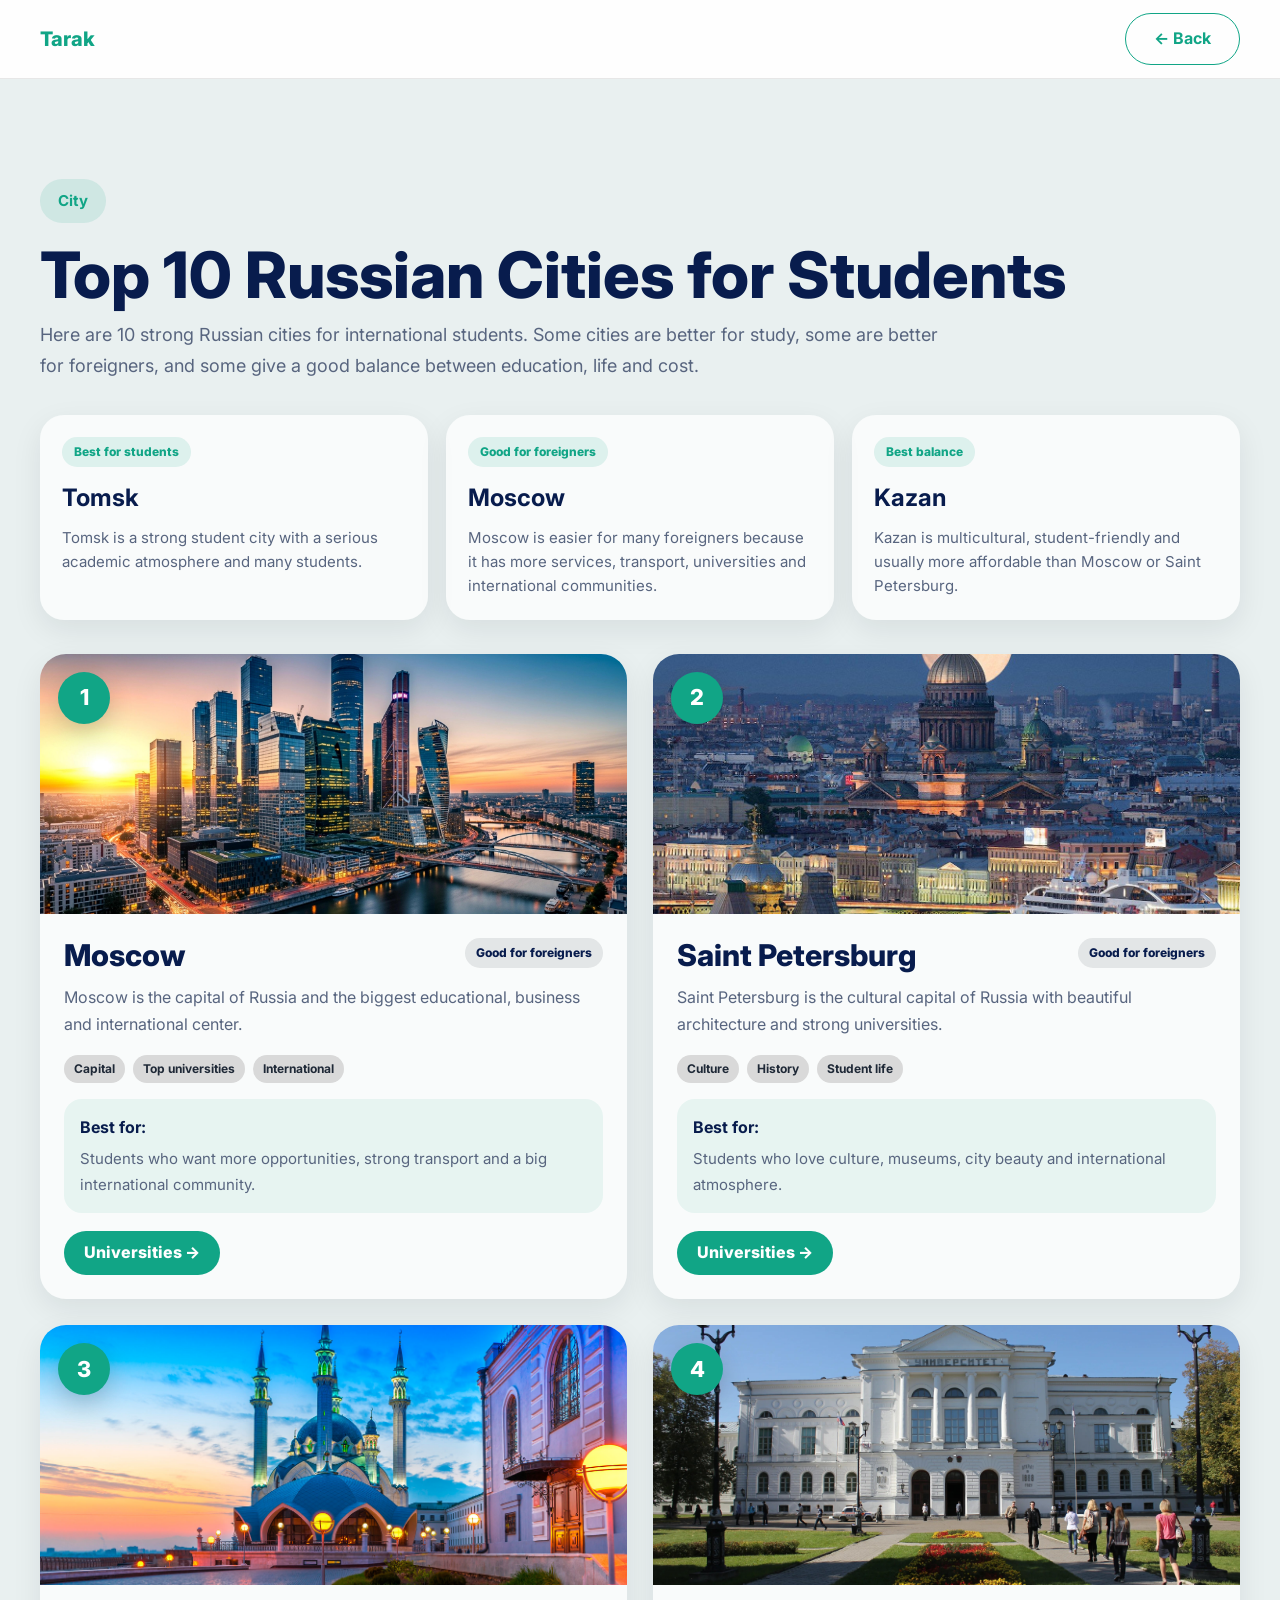
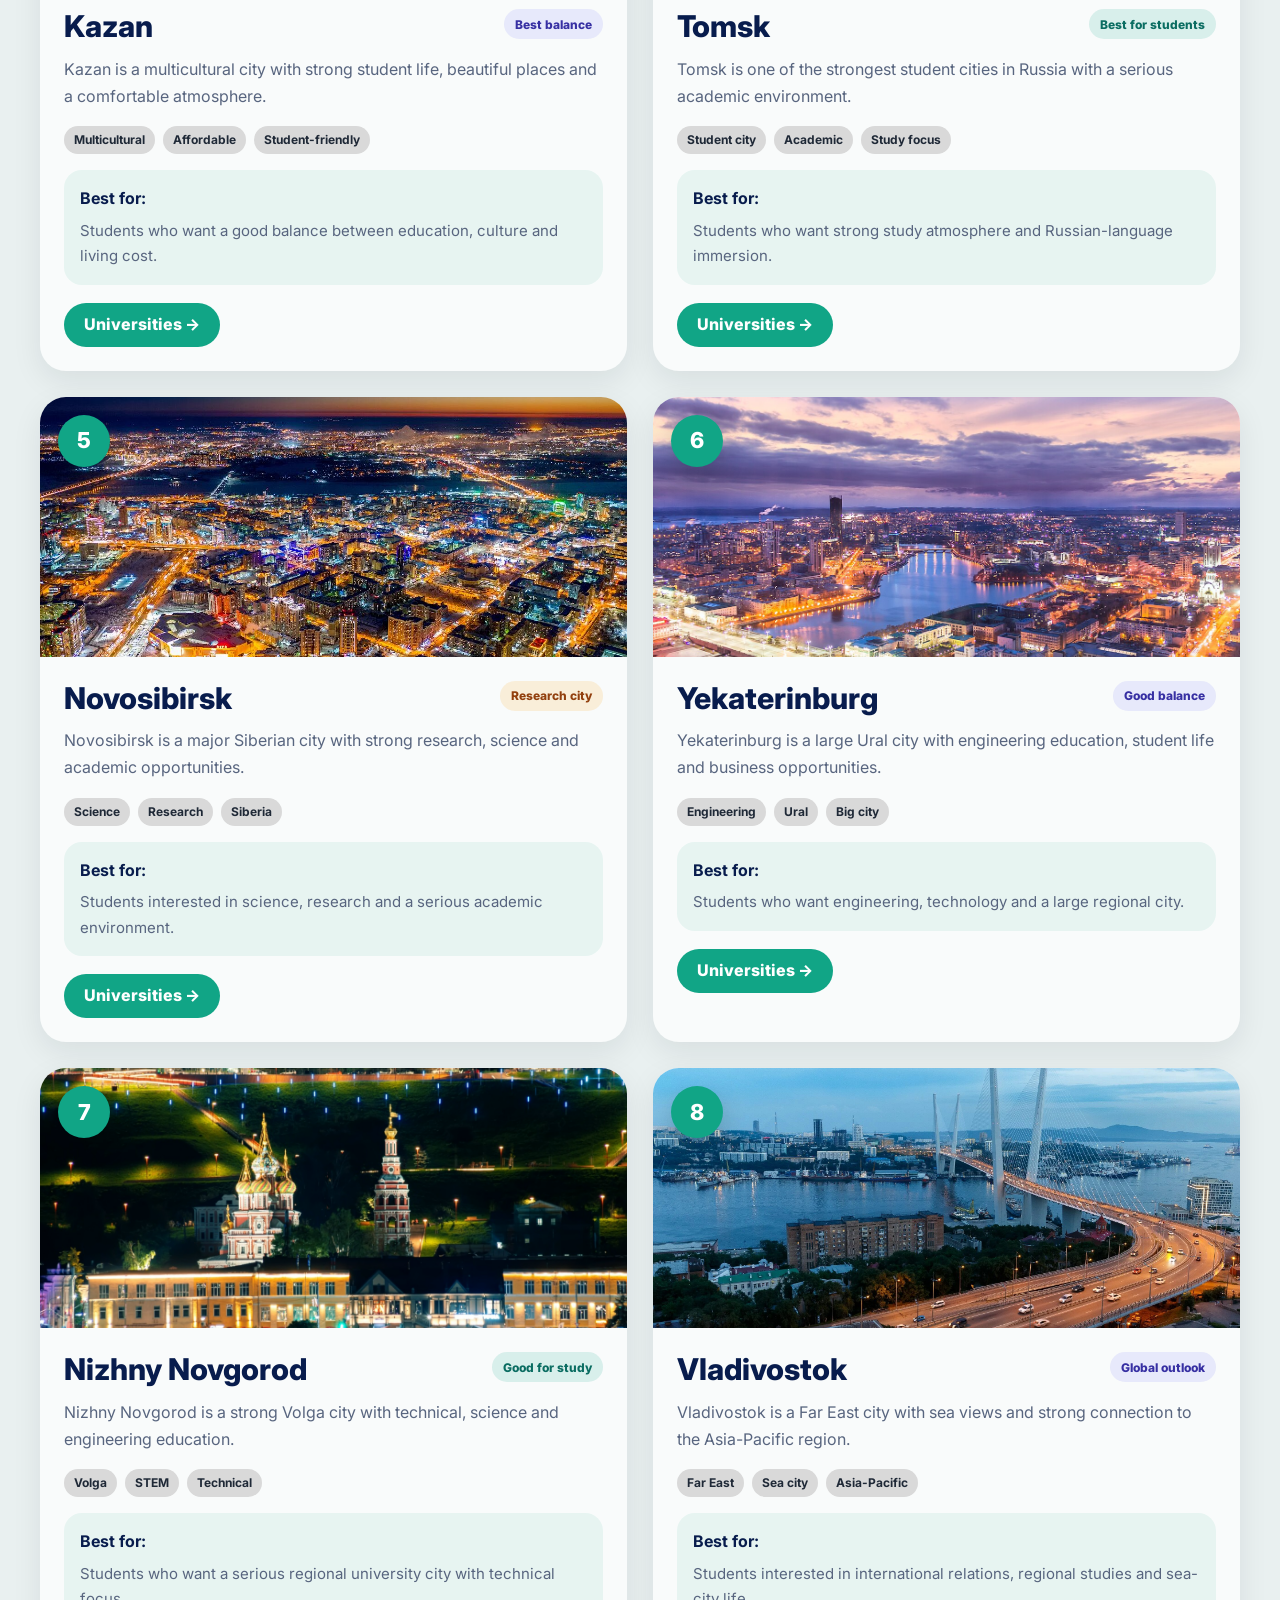
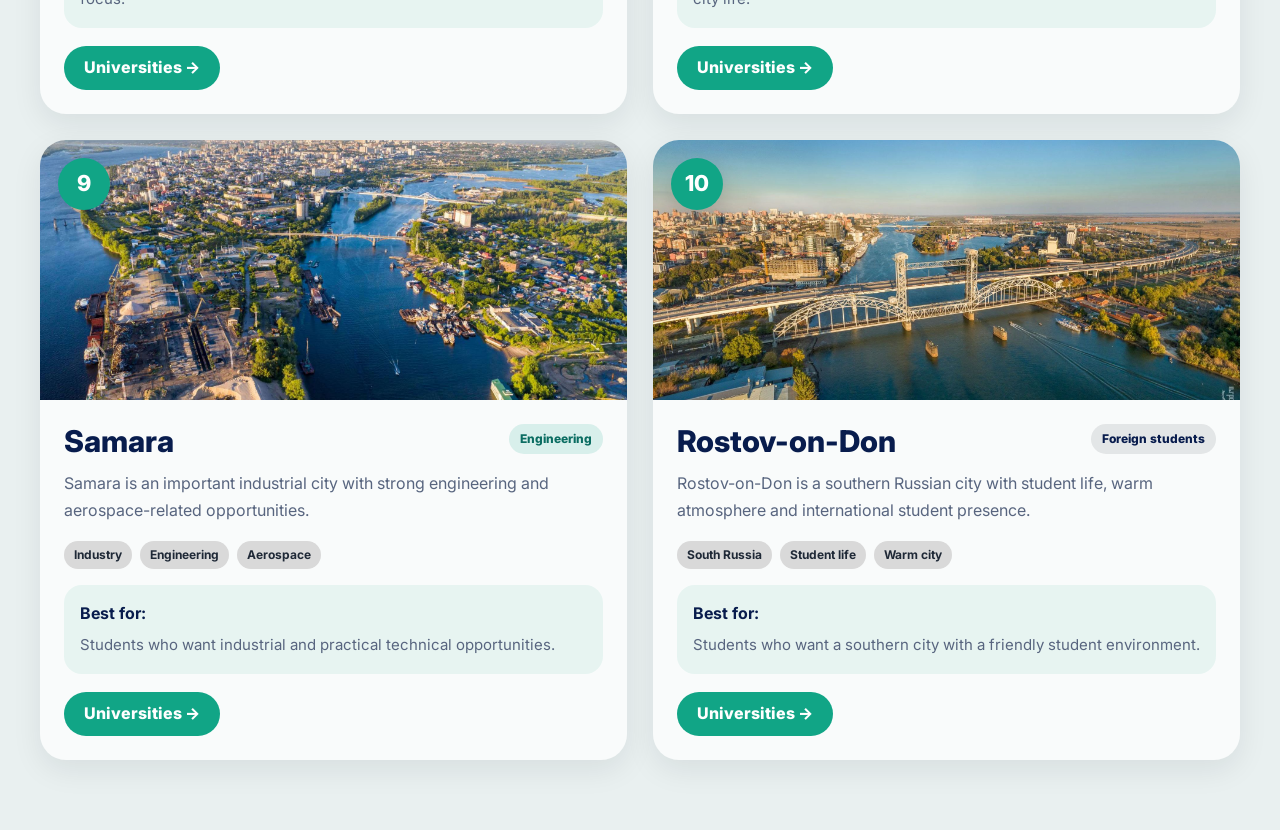
<file: city.html>
<!DOCTYPE html>
<html lang="en">

<head>
    <meta charset="UTF-8" />
    <meta name="viewport" content="width=device-width, initial-scale=1.0" />

    <title>City — Study in Russia</title>

    <link rel="preconnect" href="https://fonts.googleapis.com">
    <link rel="preconnect" href="https://fonts.gstatic.com" crossorigin>
    <link href="https://fonts.googleapis.com/css2?family=Inter:wght@400;500;600;700;800&display=swap" rel="stylesheet">

    <link rel="stylesheet" href="style.css" />

    <style>
        .city-page-wrap {
            padding-top: 100px;
            padding-bottom: 70px;
        }

        .city-page-head {
            margin-bottom: 34px;
        }

        .city-page-head h1 {
            font-size: clamp(38px, 5vw, 64px);
            line-height: 1.05;
            font-weight: 800;
            margin-bottom: 12px;
            color: #081c4d;
        }

        .city-page-head p {
            max-width: 920px;
            color: var(--muted);
            font-size: 18px;
            line-height: 1.7;
        }

        .city-highlight-grid {
            display: grid;
            grid-template-columns: repeat(3, 1fr);
            gap: 18px;
            margin-bottom: 34px;
        }

        .city-highlight-card {
            background: rgba(255, 255, 255, 0.72);
            border-radius: 24px;
            padding: 22px;
            box-shadow: var(--shadow);
        }

        .city-highlight-card h3 {
            font-size: 24px;
            color: #081c4d;
            margin-bottom: 8px;
        }

        .city-highlight-card p {
            color: var(--muted);
            font-size: 15px;
            line-height: 1.6;
        }

        .city-small-badge {
            display: inline-flex;
            min-height: 30px;
            padding: 5px 12px;
            border-radius: 999px;
            background: rgba(17, 165, 134, 0.12);
            color: var(--primary);
            font-size: 12px;
            font-weight: 800;
            margin-bottom: 12px;
        }

        .city-grid {
            display: grid;
            grid-template-columns: repeat(2, 1fr);
            gap: 26px;
        }

        .city-box {
            background: rgba(255, 255, 255, 0.72);
            border-radius: 26px;
            overflow: hidden;
            box-shadow: var(--shadow);
            transition: 0.25s ease;
        }

        .city-box:hover {
            transform: translateY(-5px);
        }

        .city-image-wrap {
            position: relative;
            height: 260px;
            overflow: hidden;
            background: #dfe7e7;
        }

        .city-image-wrap img {
            width: 100%;
            height: 100%;
            object-fit: cover;
        }

        .city-number {
            position: absolute;
            top: 18px;
            left: 18px;
            width: 52px;
            height: 52px;
            border-radius: 50%;
            background: var(--primary);
            color: #fff;
            display: flex;
            align-items: center;
            justify-content: center;
            font-size: 22px;
            font-weight: 800;
            box-shadow: 0 10px 24px rgba(0, 0, 0, 0.18);
        }

        .city-content {
            padding: 24px;
        }

        .city-top-row {
            display: flex;
            align-items: flex-start;
            justify-content: space-between;
            gap: 14px;
            margin-bottom: 12px;
        }

        .city-content h3 {
            font-size: 30px;
            line-height: 1.15;
            color: #081c4d;
            font-weight: 800;
        }

        .city-badge {
            display: inline-flex;
            align-items: center;
            justify-content: center;
            min-height: 30px;
            padding: 5px 11px;
            border-radius: 999px;
            font-size: 12px;
            font-weight: 800;
            white-space: nowrap;
        }

        .badge-student {
            background: rgba(17, 165, 134, 0.14);
            color: #0b6d62;
        }

        .badge-foreigner {
            background: rgba(31, 41, 55, 0.10);
            color: #081c4d;
        }

        .badge-balance {
            background: rgba(99, 102, 241, 0.12);
            color: #3730a3;
        }

        .badge-research {
            background: rgba(245, 158, 11, 0.14);
            color: #92400e;
        }

        .city-content p {
            color: var(--muted);
            font-size: 16px;
            line-height: 1.7;
            margin-bottom: 16px;
        }

        .city-tags {
            display: flex;
            gap: 8px;
            flex-wrap: wrap;
            margin-bottom: 16px;
        }

        .city-tag {
            display: inline-flex;
            align-items: center;
            justify-content: center;
            min-height: 28px;
            padding: 4px 10px;
            border-radius: 999px;
            background: #d9d9d9;
            color: #1f2937;
            font-size: 12px;
            font-weight: 700;
            line-height: 1;
        }

        .city-best-for {
            padding: 16px;
            border-radius: 18px;
            background: rgba(17, 165, 134, 0.08);
        }

        .city-best-for strong {
            display: block;
            color: #081c4d;
            margin-bottom: 6px;
            font-size: 16px;
        }

        .city-best-for p {
            margin-bottom: 0;
            font-size: 15px;
        }

        .city-university-btn {
            display: inline-flex;
            align-items: center;
            justify-content: center;
            min-height: 44px;
            margin-top: 18px;
            padding: 0 20px;
            border-radius: 999px;
            background: var(--primary);
            color: #ffffff;
            font-weight: 800;
            text-decoration: none;
            transition: 0.25s ease;
        }

        .city-university-btn:hover {
            background: var(--primary-dark);
            transform: translateY(-2px);
        }

        @media (max-width: 1100px) {
            .city-highlight-grid {
                grid-template-columns: 1fr;
            }

            .city-grid {
                grid-template-columns: 1fr;
            }
        }

        @media (max-width: 540px) {
            .city-image-wrap {
                height: 210px;
            }

            .city-content {
                padding: 20px;
            }

            .city-top-row {
                flex-direction: column;
            }

            .city-content h3 {
                font-size: 26px;
            }
        }
    </style>
</head>

<body>
    <header class="header">
        <div class="container nav-container">
            <a href="index.html" class="logo">Tarak</a>

            <div class="nav-actions">
                <a href="study-in-russia.html" class="btn btn-outline">← Back</a>
            </div>
        </div>
    </header>

    <main class="study-russia-page">
        <section class="section city-page-wrap">
            <div class="container">
                <div class="city-page-head">
                    <span class="study-pill dark-pill">City</span>

                    <h1>Top 10 Russian Cities for Students</h1>

                    <p>
                        Here are 10 strong Russian cities for international students.
                        Some cities are better for study, some are better for foreigners,
                        and some give a good balance between education, life and cost.
                    </p>
                </div>

                <div class="city-highlight-grid">
                    <div class="city-highlight-card">
                        <span class="city-small-badge">Best for students</span>
                        <h3>Tomsk</h3>
                        <p>
                            Tomsk is a strong student city with a serious academic atmosphere
                            and many students.
                        </p>
                    </div>

                    <div class="city-highlight-card">
                        <span class="city-small-badge">Good for foreigners</span>
                        <h3>Moscow</h3>
                        <p>
                            Moscow is easier for many foreigners because it has more services,
                            transport, universities and international communities.
                        </p>
                    </div>

                    <div class="city-highlight-card">
                        <span class="city-small-badge">Best balance</span>
                        <h3>Kazan</h3>
                        <p>
                            Kazan is multicultural, student-friendly and usually more affordable
                            than Moscow or Saint Petersburg.
                        </p>
                    </div>
                </div>

                <div class="city-grid">
                    <article class="city-box">
                        <div class="city-image-wrap">
                            <img src="images/cities/moscow.jpg" alt="Moscow">
                            <div class="city-number">1</div>
                        </div>

                        <div class="city-content">
                            <div class="city-top-row">
                                <h3>Moscow</h3>
                                <span class="city-badge badge-foreigner">Good for foreigners</span>
                            </div>

                            <p>
                                Moscow is the capital of Russia and the biggest educational,
                                business and international center.
                            </p>

                            <div class="city-tags">
                                <span class="city-tag">Capital</span>
                                <span class="city-tag">Top universities</span>
                                <span class="city-tag">International</span>
                            </div>

                            <div class="city-best-for">
                                <strong>Best for:</strong>
                                <p>Students who want more opportunities, strong transport and a big international
                                    community.</p>
                            </div>

                            <a href="city-universities.html?city=moscow" class="city-university-btn">
                                Universities →
                            </a>
                        </div>
                    </article>

                    <article class="city-box">
                        <div class="city-image-wrap">
                            <img src="images/cities/saint-petersburg.jpg" alt="Saint Petersburg">
                            <div class="city-number">2</div>
                        </div>

                        <div class="city-content">
                            <div class="city-top-row">
                                <h3>Saint Petersburg</h3>
                                <span class="city-badge badge-foreigner">Good for foreigners</span>
                            </div>

                            <p>
                                Saint Petersburg is the cultural capital of Russia with beautiful
                                architecture and strong universities.
                            </p>

                            <div class="city-tags">
                                <span class="city-tag">Culture</span>
                                <span class="city-tag">History</span>
                                <span class="city-tag">Student life</span>
                            </div>

                            <div class="city-best-for">
                                <strong>Best for:</strong>
                                <p>Students who love culture, museums, city beauty and international atmosphere.</p>
                            </div>

                            <a href="city-universities.html?city=saint-petersburg" class="city-university-btn">
                                Universities →
                            </a>
                        </div>
                    </article>

                    <article class="city-box">
                        <div class="city-image-wrap">
                            <img src="images/cities/kazan.jpg" alt="Kazan">
                            <div class="city-number">3</div>
                        </div>

                        <div class="city-content">
                            <div class="city-top-row">
                                <h3>Kazan</h3>
                                <span class="city-badge badge-balance">Best balance</span>
                            </div>

                            <p>
                                Kazan is a multicultural city with strong student life,
                                beautiful places and a comfortable atmosphere.
                            </p>

                            <div class="city-tags">
                                <span class="city-tag">Multicultural</span>
                                <span class="city-tag">Affordable</span>
                                <span class="city-tag">Student-friendly</span>
                            </div>

                            <div class="city-best-for">
                                <strong>Best for:</strong>
                                <p>Students who want a good balance between education, culture and living cost.</p>
                            </div>

                            <a href="city-universities.html?city=kazan" class="city-university-btn">
                                Universities →
                            </a>
                        </div>
                    </article>

                    <article class="city-box">
                        <div class="city-image-wrap">
                            <img src="images/cities/tomsk.jpg" alt="Tomsk">
                            <div class="city-number">4</div>
                        </div>

                        <div class="city-content">
                            <div class="city-top-row">
                                <h3>Tomsk</h3>
                                <span class="city-badge badge-student">Best for students</span>
                            </div>

                            <p>
                                Tomsk is one of the strongest student cities in Russia with a
                                serious academic environment.
                            </p>

                            <div class="city-tags">
                                <span class="city-tag">Student city</span>
                                <span class="city-tag">Academic</span>
                                <span class="city-tag">Study focus</span>
                            </div>

                            <div class="city-best-for">
                                <strong>Best for:</strong>
                                <p>Students who want strong study atmosphere and Russian-language immersion.</p>
                            </div>

                            <a href="city-universities.html?city=tomsk" class="city-university-btn">
                                Universities →
                            </a>
                        </div>
                    </article>

                    <article class="city-box">
                        <div class="city-image-wrap">
                            <img src="images/cities/novosibirsk.jpg" alt="Novosibirsk">
                            <div class="city-number">5</div>
                        </div>

                        <div class="city-content">
                            <div class="city-top-row">
                                <h3>Novosibirsk</h3>
                                <span class="city-badge badge-research">Research city</span>
                            </div>

                            <p>
                                Novosibirsk is a major Siberian city with strong research,
                                science and academic opportunities.
                            </p>

                            <div class="city-tags">
                                <span class="city-tag">Science</span>
                                <span class="city-tag">Research</span>
                                <span class="city-tag">Siberia</span>
                            </div>

                            <div class="city-best-for">
                                <strong>Best for:</strong>
                                <p>Students interested in science, research and a serious academic environment.</p>
                            </div>

                            <a href="city-universities.html?city=novosibirsk" class="city-university-btn">
                                Universities →
                            </a>
                        </div>
                    </article>

                    <article class="city-box">
                        <div class="city-image-wrap">
                            <img src="images/cities/yekaterinburg.jpg" alt="Yekaterinburg">
                            <div class="city-number">6</div>
                        </div>

                        <div class="city-content">
                            <div class="city-top-row">
                                <h3>Yekaterinburg</h3>
                                <span class="city-badge badge-balance">Good balance</span>
                            </div>

                            <p>
                                Yekaterinburg is a large Ural city with engineering education,
                                student life and business opportunities.
                            </p>

                            <div class="city-tags">
                                <span class="city-tag">Engineering</span>
                                <span class="city-tag">Ural</span>
                                <span class="city-tag">Big city</span>
                            </div>

                            <div class="city-best-for">
                                <strong>Best for:</strong>
                                <p>Students who want engineering, technology and a large regional city.</p>
                            </div>

                            <a href="city-universities.html?city=yekaterinburg" class="city-university-btn">
                                Universities →
                            </a>
                        </div>
                    </article>

                    <article class="city-box">
                        <div class="city-image-wrap">
                            <img src="images/cities/nizhny-novgorod.jpg" alt="Nizhny Novgorod">
                            <div class="city-number">7</div>
                        </div>

                        <div class="city-content">
                            <div class="city-top-row">
                                <h3>Nizhny Novgorod</h3>
                                <span class="city-badge badge-student">Good for study</span>
                            </div>

                            <p>
                                Nizhny Novgorod is a strong Volga city with technical,
                                science and engineering education.
                            </p>

                            <div class="city-tags">
                                <span class="city-tag">Volga</span>
                                <span class="city-tag">STEM</span>
                                <span class="city-tag">Technical</span>
                            </div>

                            <div class="city-best-for">
                                <strong>Best for:</strong>
                                <p>Students who want a serious regional university city with technical focus.</p>
                            </div>

                            <a href="city-universities.html?city=nizhny-novgorod" class="city-university-btn">
                                Universities →
                            </a>
                        </div>
                    </article>

                    <article class="city-box">
                        <div class="city-image-wrap">
                            <img src="images/cities/vladivostok.jpg" alt="Vladivostok">
                            <div class="city-number">8</div>
                        </div>

                        <div class="city-content">
                            <div class="city-top-row">
                                <h3>Vladivostok</h3>
                                <span class="city-badge badge-balance">Global outlook</span>
                            </div>

                            <p>
                                Vladivostok is a Far East city with sea views and strong
                                connection to the Asia-Pacific region.
                            </p>

                            <div class="city-tags">
                                <span class="city-tag">Far East</span>
                                <span class="city-tag">Sea city</span>
                                <span class="city-tag">Asia-Pacific</span>
                            </div>

                            <div class="city-best-for">
                                <strong>Best for:</strong>
                                <p>Students interested in international relations, regional studies and sea-city life.
                                </p>
                            </div>

                            <a href="city-universities.html?city=vladivostok" class="city-university-btn">
                                Universities →
                            </a>
                        </div>
                    </article>

                    <article class="city-box">
                        <div class="city-image-wrap">
                            <img src="images/cities/samara.jpg" alt="Samara">
                            <div class="city-number">9</div>
                        </div>

                        <div class="city-content">
                            <div class="city-top-row">
                                <h3>Samara</h3>
                                <span class="city-badge badge-student">Engineering</span>
                            </div>

                            <p>
                                Samara is an important industrial city with strong engineering
                                and aerospace-related opportunities.
                            </p>

                            <div class="city-tags">
                                <span class="city-tag">Industry</span>
                                <span class="city-tag">Engineering</span>
                                <span class="city-tag">Aerospace</span>
                            </div>

                            <div class="city-best-for">
                                <strong>Best for:</strong>
                                <p>Students who want industrial and practical technical opportunities.</p>
                            </div>

                            <a href="city-universities.html?city=samara" class="city-university-btn">
                                Universities →
                            </a>
                        </div>
                    </article>

                    <article class="city-box">
                        <div class="city-image-wrap">
                            <img src="images/cities/rostov-on-don.jpg" alt="Rostov-on-Don">
                            <div class="city-number">10</div>
                        </div>

                        <div class="city-content">
                            <div class="city-top-row">
                                <h3>Rostov-on-Don</h3>
                                <span class="city-badge badge-foreigner">Foreign students</span>
                            </div>

                            <p>
                                Rostov-on-Don is a southern Russian city with student life,
                                warm atmosphere and international student presence.
                            </p>

                            <div class="city-tags">
                                <span class="city-tag">South Russia</span>
                                <span class="city-tag">Student life</span>
                                <span class="city-tag">Warm city</span>
                            </div>

                            <div class="city-best-for">
                                <strong>Best for:</strong>
                                <p>Students who want a southern city with a friendly student environment.</p>
                            </div>

                            <a href="city-universities.html?city=rostov-on-don" class="city-university-btn">
                                Universities →
                            </a>
                        </div>
                    </article>
                </div>
            </div>
        </section>
    </main>
</body>

</html>
</file>
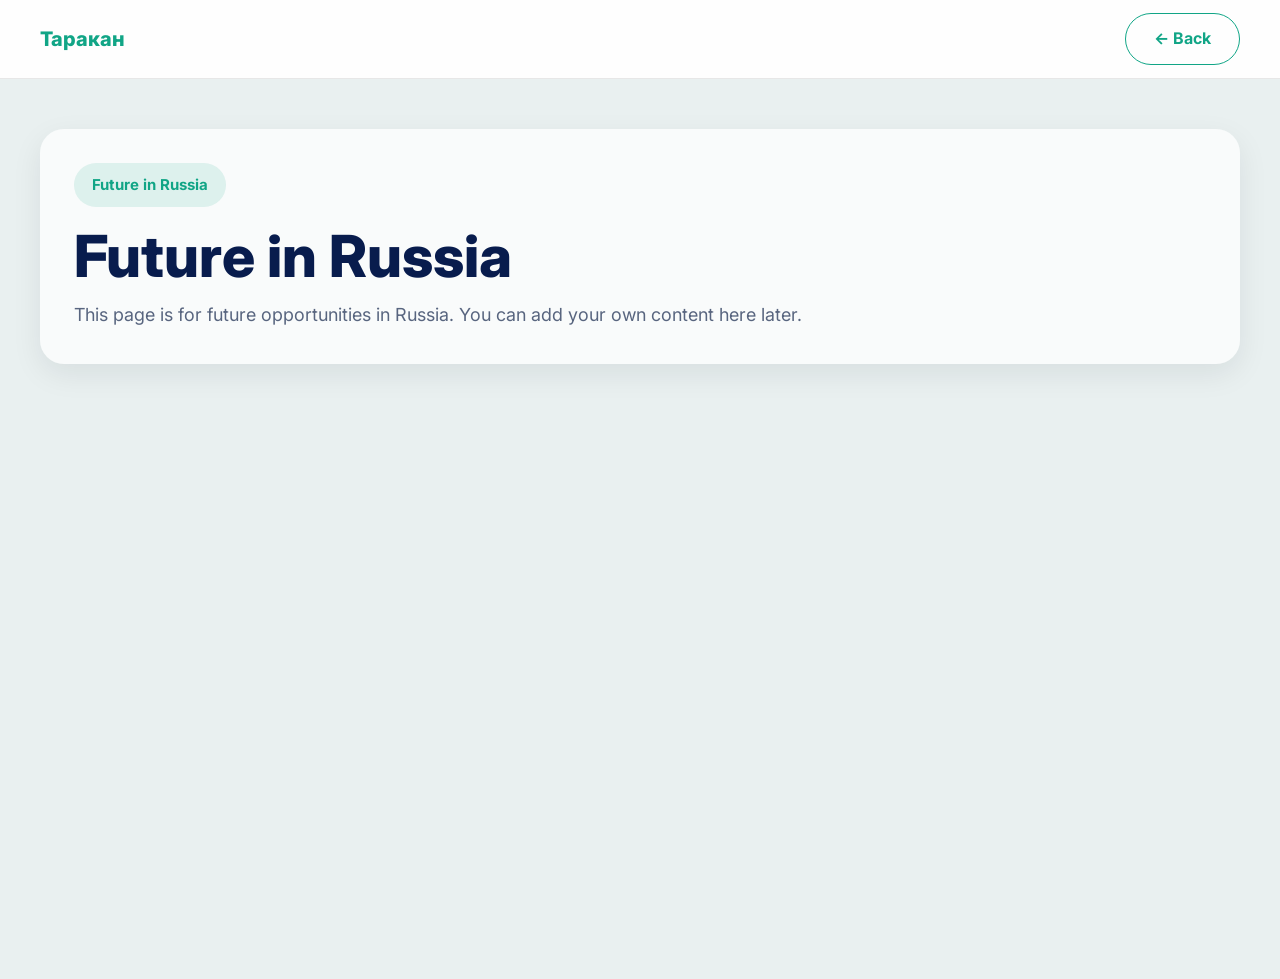
<file: future-russia.html>
<!DOCTYPE html>
<html lang="en">

<head>
    <meta charset="UTF-8" />
    <meta name="viewport" content="width=device-width, initial-scale=1.0" />
    <title>Future in Russia — Study in Russia</title>
    <link rel="preconnect" href="https://fonts.googleapis.com">
    <link rel="preconnect" href="https://fonts.gstatic.com" crossorigin>
    <link href="https://fonts.googleapis.com/css2?family=Inter:wght@400;500;600;700;800&display=swap" rel="stylesheet">
    <link rel="stylesheet" href="style.css" />
</head>

<body>
    <header class="header">
        <div class="container nav-container">
            <a href="index.html" class="logo">Таракан</a>
            <div class="nav-actions">
                <a href="study-in-russia.html" class="btn btn-outline">← Back</a>
            </div>
        </div>
    </header>

    <main class="study-russia-page">
        <section class="section">
            <div class="container">
                <div class="study-detail-page-card">
                    <span class="study-pill dark-pill">Future in Russia</span>
                    <h1>Future in Russia</h1>
                    <p>This page is for future opportunities in Russia. You can add your own content here later.</p>
                </div>
            </div>
        </section>
    </main>
</body>

</html>
</file>
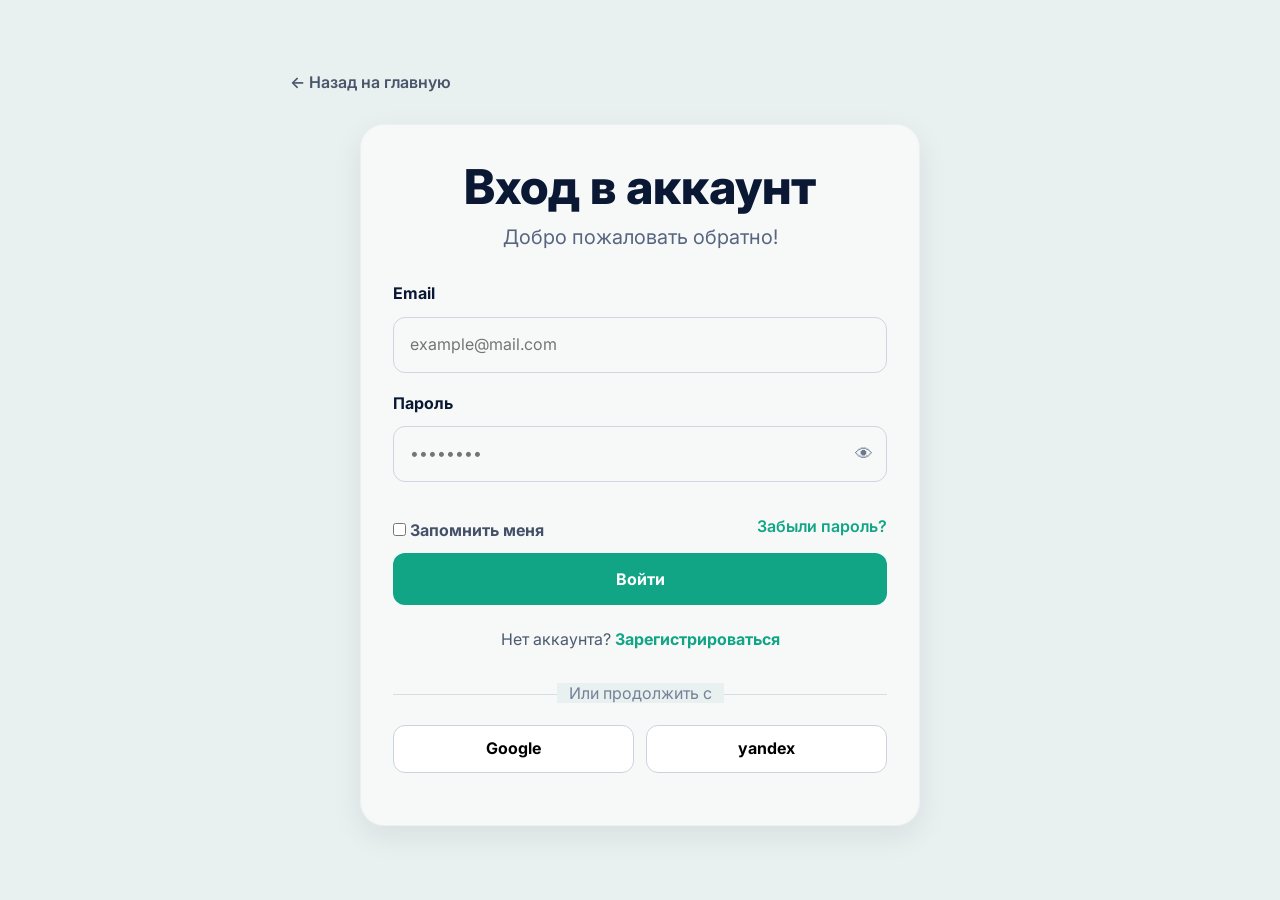
<file: login.html>
<!DOCTYPE html>
<html lang="ru">

<head>
    <meta charset="UTF-8" />
    <meta name="viewport" content="width=device-width, initial-scale=1.0" />
    <title>Вход в аккаунт</title>
    <link rel="preconnect" href="https://fonts.googleapis.com">
    <link rel="preconnect" href="https://fonts.gstatic.com" crossorigin>
    <link href="https://fonts.googleapis.com/css2?family=Inter:wght@400;500;600;700;800&display=swap" rel="stylesheet">
    <link rel="stylesheet" href="style.css" />
</head>

<body class="auth-page">
    <div class="auth-wrapper">
        <a href="index.html" class="back-link">← Назад на главную</a>

        <div class="auth-card">
            <h1>Вход в аккаунт</h1>
            <p class="auth-subtitle">Добро пожаловать обратно!</p>

            <form id="loginForm" class="auth-form">
                <label for="loginEmail">Email</label>
                <input type="email" id="loginEmail" placeholder="example@mail.com" required>

                <label for="loginPassword">Пароль</label>
                <div class="password-wrap">
                    <input type="password" id="loginPassword" placeholder="••••••••" required>
                    <button type="button" class="toggle-password" data-target="loginPassword">👁</button>
                </div>

                <div class="auth-row">
                    <label class="checkbox-wrap">
                        <input type="checkbox" id="rememberMe">
                        <span>Запомнить меня</span>
                    </label>

                    <button type="button" class="text-btn" id="forgotPasswordBtn">Забыли пароль?</button>
                </div>

                <button type="submit" class="btn btn-primary btn-full">Войти</button>

                <p class="auth-switch">
                    Нет аккаунта? <a href="register.html">Зарегистрироваться</a>
                </p>

                <div class="divider"><span>Или продолжить с</span></div>

                <div class="social-auth">
                    <button type="button" class="social-login">Google</button>
                    <button type="button" class="social-login">yandex</button>
                </div>

                <p class="form-message" id="loginMessage"></p>
            </form>
        </div>
    </div>

    <script src="script.js"></script>
</body>

</html>
</file>
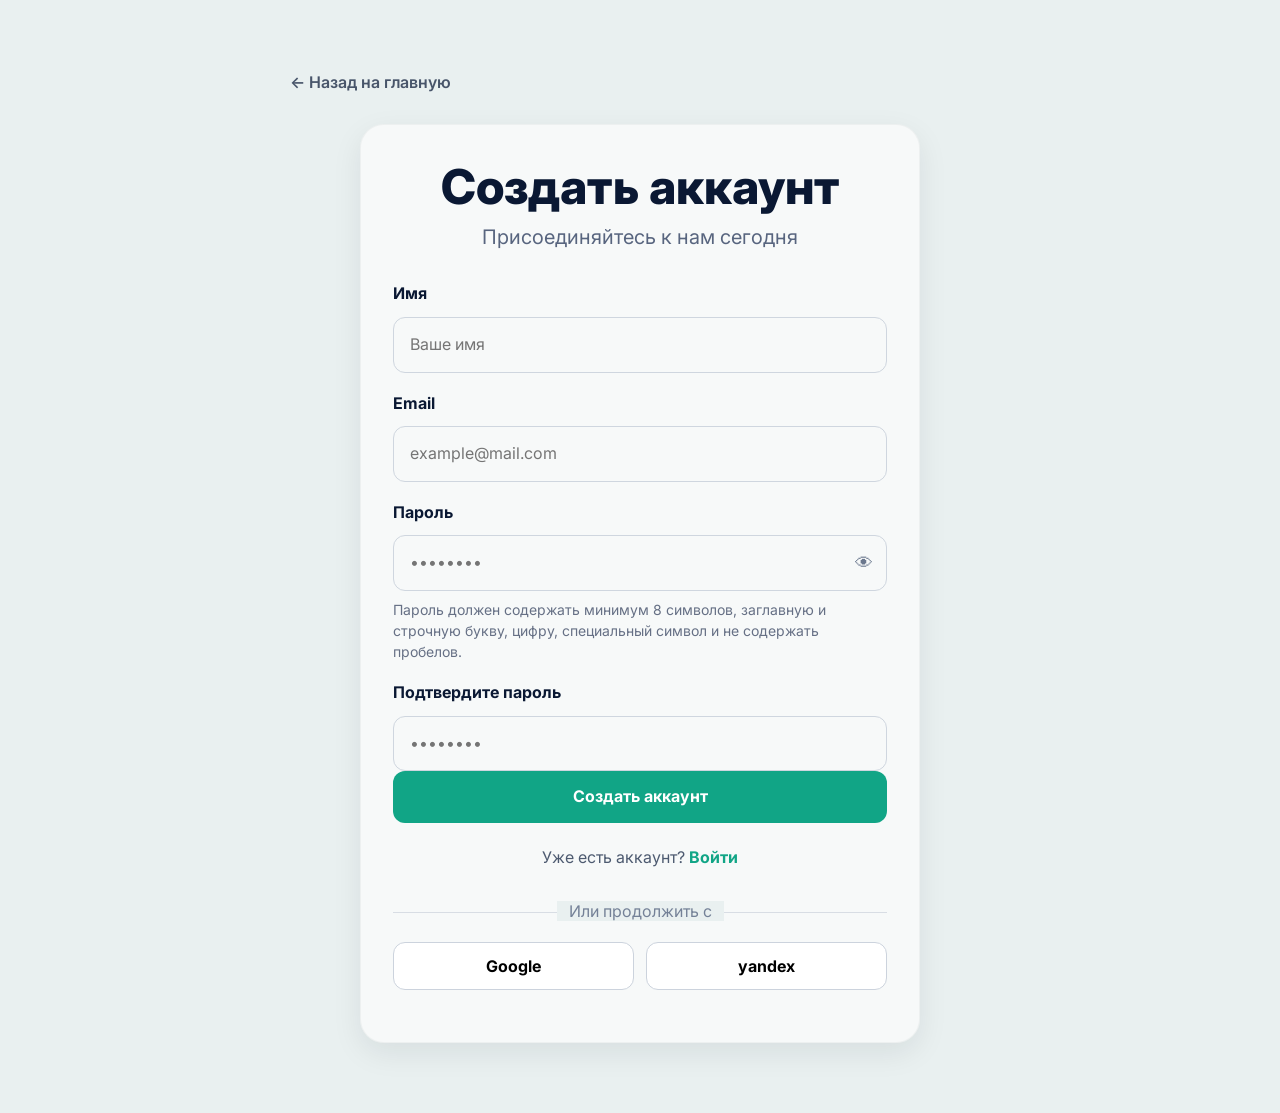
<file: register.html>
<!DOCTYPE html>
<html lang="ru">

<head>
    <meta charset="UTF-8" />
    <meta name="viewport" content="width=device-width, initial-scale=1.0" />
    <title>Создать аккаунт</title>
    <link rel="preconnect" href="https://fonts.googleapis.com">
    <link rel="preconnect" href="https://fonts.gstatic.com" crossorigin>
    <link href="https://fonts.googleapis.com/css2?family=Inter:wght@400;500;600;700;800&display=swap" rel="stylesheet">
    <link rel="stylesheet" href="style.css" />
</head>

<body class="auth-page">
    <div class="auth-wrapper">
        <a href="index.html" class="back-link">← Назад на главную</a>

        <div class="auth-card">
            <h1>Создать аккаунт</h1>
            <p class="auth-subtitle">Присоединяйтесь к нам сегодня</p>

            <form id="registerForm" class="auth-form">
                <label for="registerName">Имя</label>
                <input type="text" id="registerName" placeholder="Ваше имя" required>

                <label for="registerEmail">Email</label>
                <input type="email" id="registerEmail" placeholder="example@mail.com" required>

                <label for="registerPassword">Пароль</label>
                <div class="password-wrap">
                    <input type="password" id="registerPassword" placeholder="••••••••" required>
                    <button type="button" class="toggle-password" data-target="registerPassword">👁</button>
                </div>
                <p class="password-hint">
                    Пароль должен содержать минимум 8 символов, заглавную и строчную букву, цифру, специальный символ и не содержать
                    пробелов.             
                </p>

                <label for="registerConfirmPassword">Подтвердите пароль</label>
                <input type="password" id="registerConfirmPassword" placeholder="••••••••" required>

                <button type="submit" class="btn btn-primary btn-full">Создать аккаунт</button>

                <p class="auth-switch">
                    Уже есть аккаунт? <a href="login.html">Войти</a>
                </p>

                <div class="divider"><span>Или продолжить с</span></div>

                <div class="social-auth">
                    <button type="button" class="social-login">Google</button>
                    <button type="button" class="social-login">yandex</button>
                </div>

                <p class="form-message" id="registerMessage"></p>
            </form>
        </div>
    </div>

    <script src="script.js"></script>
</body>

</html>
</file>
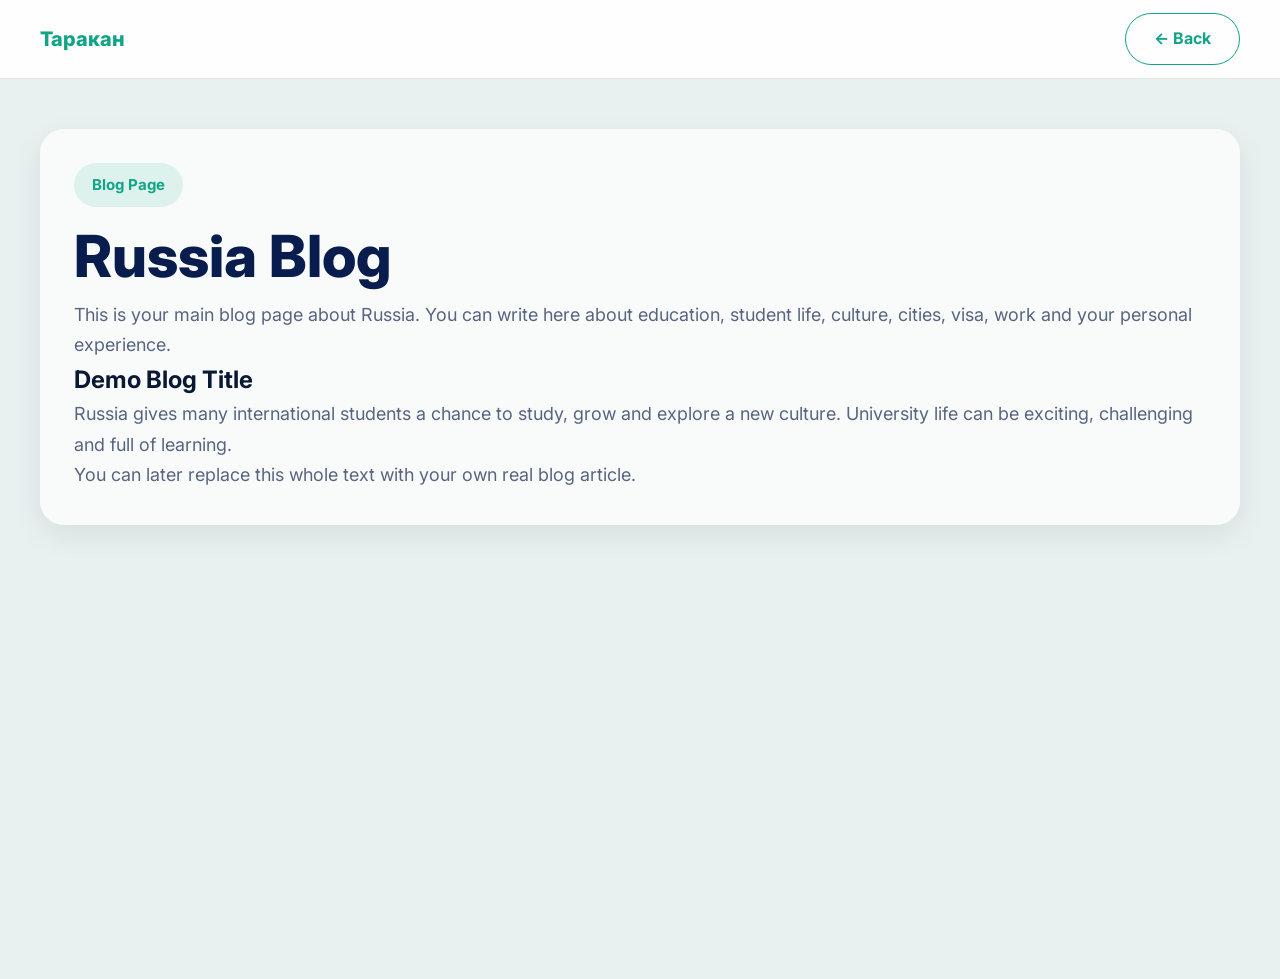
<file: russia-blog.html>
<!DOCTYPE html>
<html lang="en">

<head>
    <meta charset="UTF-8" />
    <meta name="viewport" content="width=device-width, initial-scale=1.0" />
    <title>Russia Blog — Таракан</title>
    <link rel="preconnect" href="https://fonts.googleapis.com">
    <link rel="preconnect" href="https://fonts.gstatic.com" crossorigin>
    <link href="https://fonts.googleapis.com/css2?family=Inter:wght@400;500;600;700;800&display=swap" rel="stylesheet">
    <link rel="stylesheet" href="style.css" />
</head>

<body>
    <header class="header">
        <div class="container nav-container">
            <a href="index.html" class="logo">Таракан</a>
            <div class="nav-actions">
                <a href="study-in-russia.html" class="btn btn-outline">← Back</a>
            </div>
        </div>
    </header>

    <main class="study-russia-page">
        <section class="section">
            <div class="container">
                <div class="study-detail-page-card">
                    <span class="study-pill dark-pill">Blog Page</span>
                    <h1>Russia Blog</h1>
                    <p>
                        This is your main blog page about Russia.
                        You can write here about education, student life,
                        culture, cities, visa, work and your personal experience.
                    </p>

                    <div class="blog-demo-text">
                        <h2>Demo Blog Title</h2>
                        <p>
                            Russia gives many international students a chance to study,
                            grow and explore a new culture. University life can be exciting,
                            challenging and full of learning.
                        </p>
                        <p>
                            You can later replace this whole text with your own real blog article.
                        </p>
                    </div>
                </div>
            </div>
        </section>
    </main>
</body>

</html>
</file>
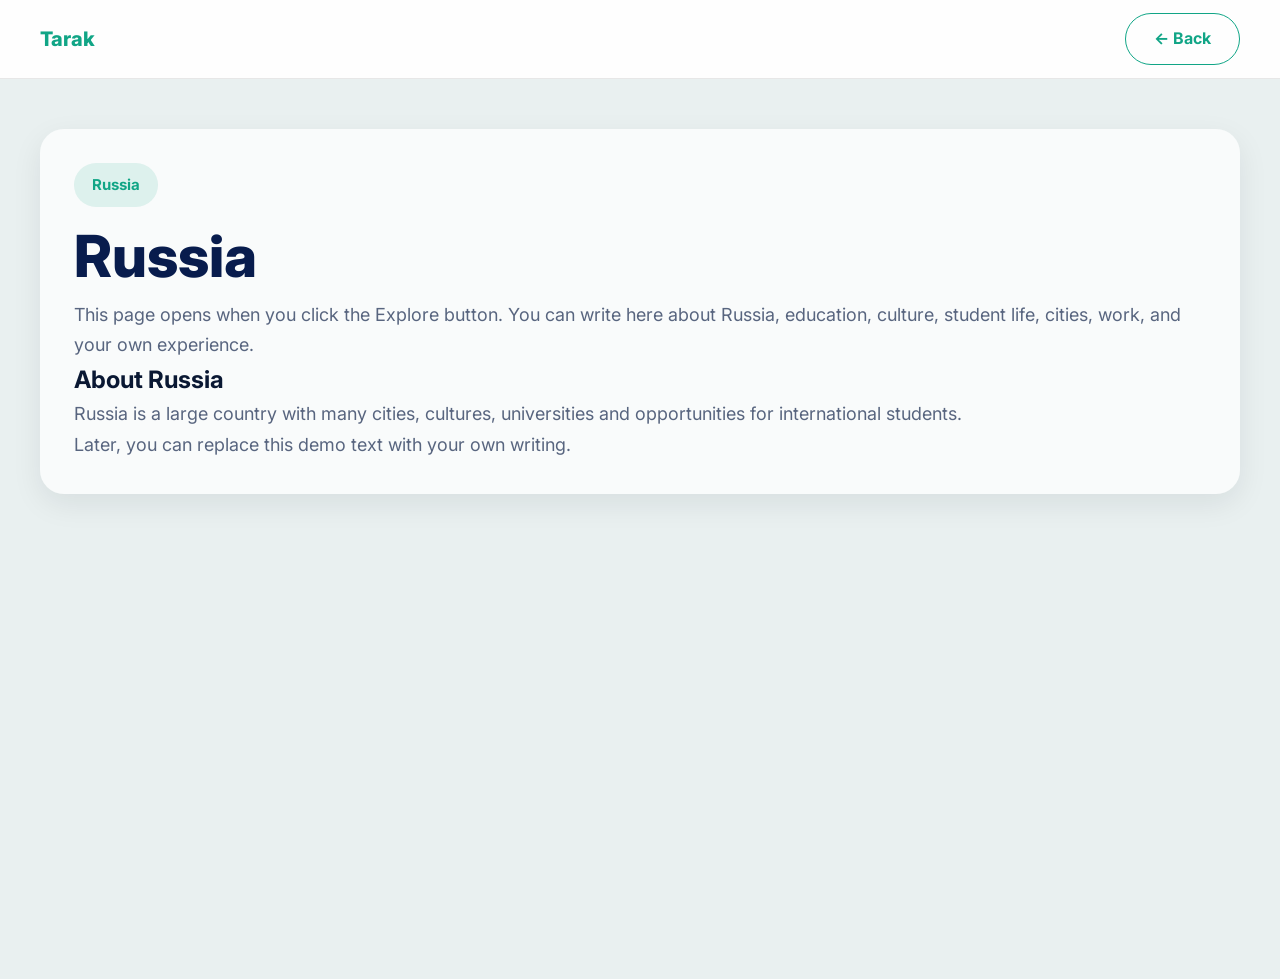
<file: russia.html>
<!DOCTYPE html>
<html lang="en">

<head>
    <meta charset="UTF-8" />
    <meta name="viewport" content="width=device-width, initial-scale=1.0" />
    <title>Russia — Tarak</title>
    <link rel="preconnect" href="https://fonts.googleapis.com">
    <link rel="preconnect" href="https://fonts.gstatic.com" crossorigin>
    <link href="https://fonts.googleapis.com/css2?family=Inter:wght@400;500;600;700;800&display=swap" rel="stylesheet">
    <link rel="stylesheet" href="style.css" />
</head>

<body>
    <header class="header">
        <div class="container nav-container">
            <a href="index.html" class="logo">Tarak</a>
            <div class="nav-actions">
                <a href="study-in-russia.html" class="btn btn-outline">← Back</a>
            </div>
        </div>
    </header>

    <main class="study-russia-page">
        <section class="section">
            <div class="container">
                <div class="study-detail-page-card">
                    <span class="study-pill dark-pill">Russia</span>
                    <h1>Russia</h1>
                    <p>
                        This page opens when you click the Explore button.
                        You can write here about Russia, education, culture,
                        student life, cities, work, and your own experience.
                    </p>

                    <div class="blog-demo-text">
                        <h2>About Russia</h2>
                        <p>
                            Russia is a large country with many cities, cultures,
                            universities and opportunities for international students.
                        </p>
                        <p>
                            Later, you can replace this demo text with your own writing.
                        </p>
                    </div>
                </div>
            </div>
        </section>
    </main>
</body>

</html>
</file>
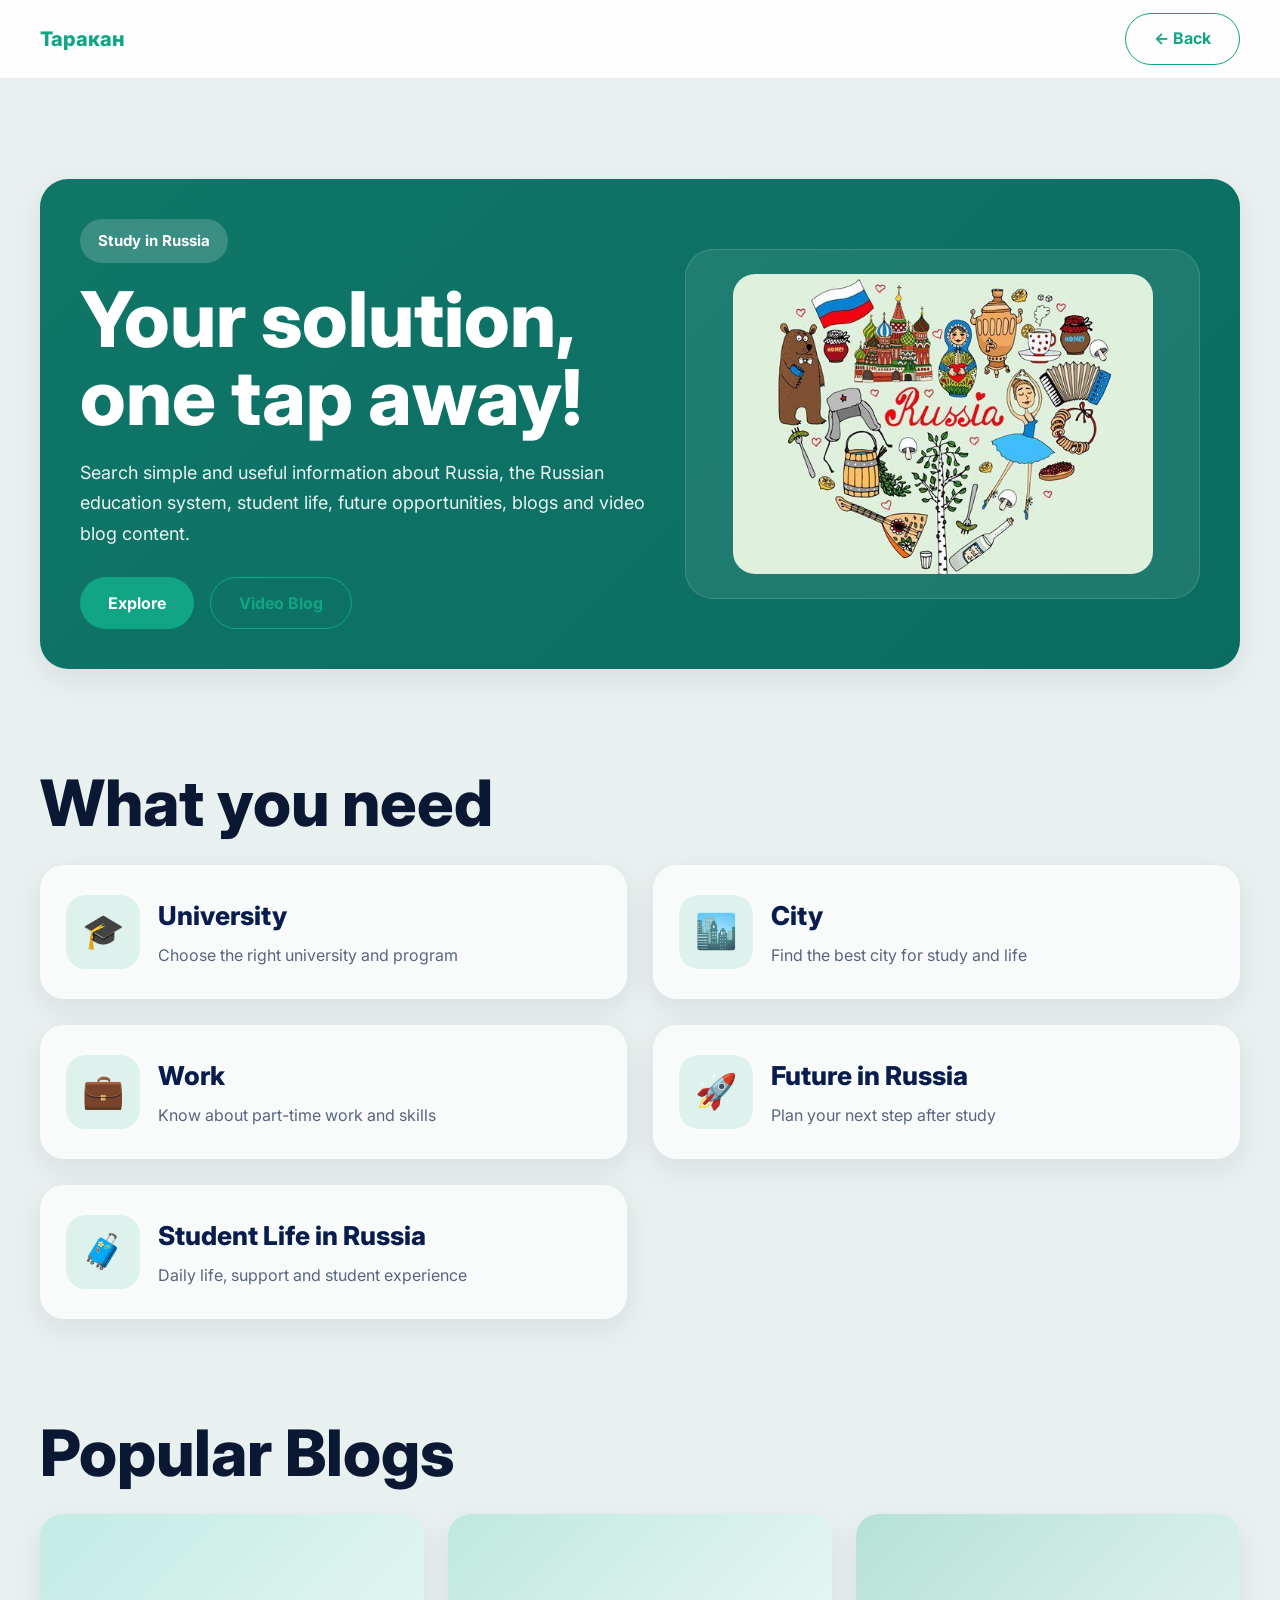
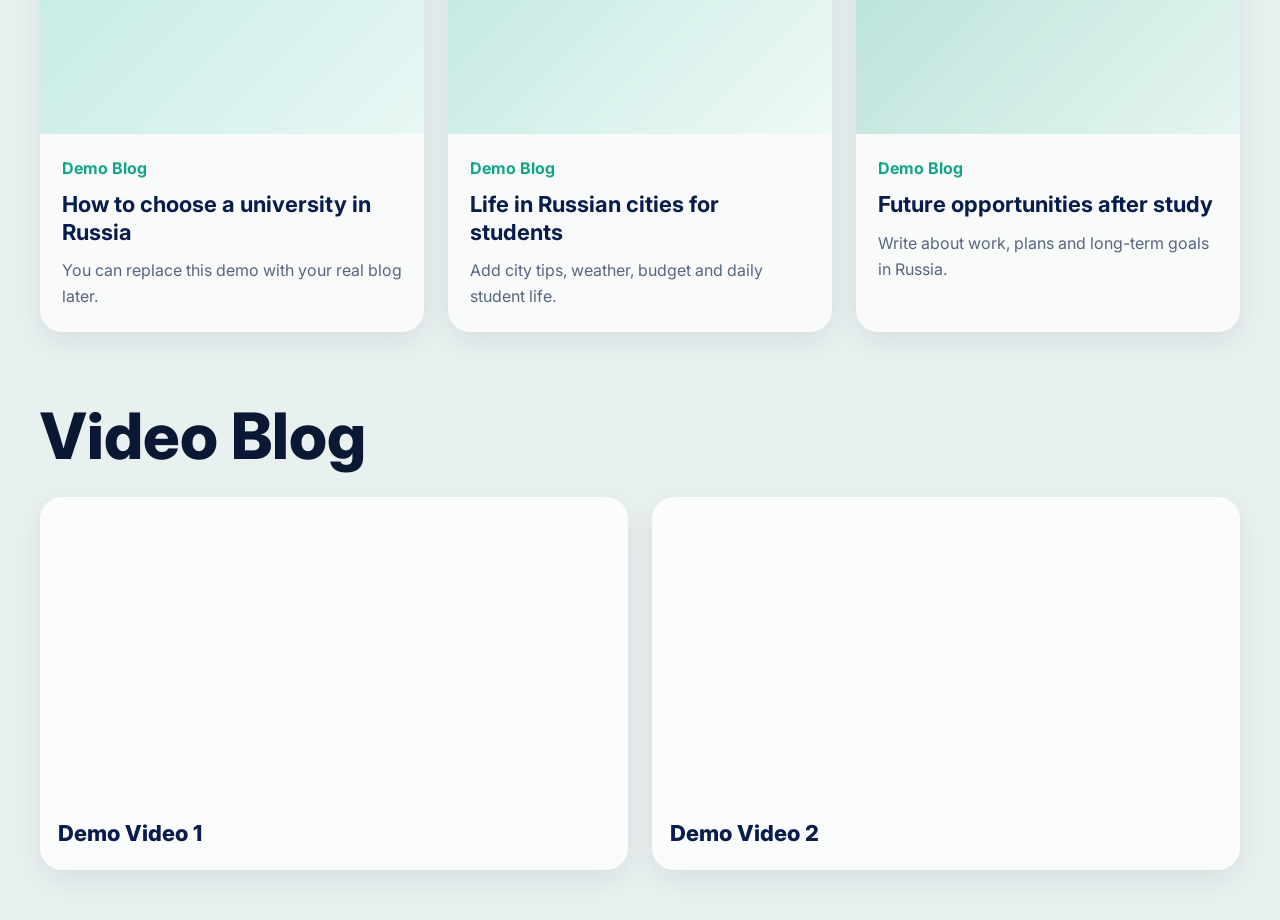
<file: study-in-russia.html>
<!DOCTYPE html>
<html lang="en">

<head>
    <meta charset="UTF-8" />
    <meta name="viewport" content="width=device-width, initial-scale=1.0" />
    <title>Study in Russia — Таракан</title>
    <link rel="preconnect" href="https://fonts.googleapis.com">
    <link rel="preconnect" href="https://fonts.gstatic.com" crossorigin>
    <link href="https://fonts.googleapis.com/css2?family=Inter:wght@400;500;600;700;800&display=swap" rel="stylesheet">
    <link rel="stylesheet" href="style.css" />
</head>

<body>
    <header class="header">
        <div class="container nav-container">
            <a href="index.html" class="logo">Таракан</a>

            <div class="nav-actions">
                <a href="index.html" class="btn btn-outline">← Back</a>
            </div>
        </div>
    </header>

    <main class="study-russia-page">
        <!-- HERO -->
        <section class="section study-russia-hero">
            <div class="container">
                <div class="study-hero-card">
                    <div class="study-hero-content">
                        <span class="study-pill">Study in Russia</span>
                        <h1>Your solution, one tap away!</h1>
                        <p>
                            Search simple and useful information about Russia, the Russian
                            education system, student life, future opportunities, blogs and video blog content.
                        </p>

                        <div class="study-hero-actions">
                            <a href="russia.html" class="btn btn-primary">Explore</a>
                            <a href="#video-blog" class="btn btn-outline">Video Blog</a>
                        </div>
                    </div>

                    <div class="study-hero-image-box">
                        <img src="images/study-russia/hero.jpg" alt="Study in Russia" class="study-hero-image">
                    </div>
                </div>
            </div>
        </section>

        <!-- WHAT YOU NEED -->
        <section class="section study-need-section">
            <div class="container">
                <div class="study-section-row">
                    <h2>What you need</h2>
                </div>

                <div class="study-category-grid">
                    <a href="university.html" class="study-category-card">
                        <div class="study-category-icon">🎓</div>
                        <div>
                            <h3>University</h3>
                            <p>Choose the right university and program</p>
                        </div>
                    </a>

                    <a href="city.html" class="study-category-card">
                        <div class="study-category-icon">🏙️</div>
                        <div>
                            <h3>City</h3>
                            <p>Find the best city for study and life</p>
                        </div>
                    </a>

                    <a href="work.html" class="study-category-card">
                        <div class="study-category-icon">💼</div>
                        <div>
                            <h3>Work</h3>
                            <p>Know about part-time work and skills</p>
                        </div>
                    </a>

                    <a href="future-russia.html" class="study-category-card">
                        <div class="study-category-icon">🚀</div>
                        <div>
                            <h3>Future in Russia</h3>
                            <p>Plan your next step after study</p>
                        </div>
                    </a>

                    <a href="student-life-russia.html" class="study-category-card">
                        <div class="study-category-icon">🧳</div>
                        <div>
                            <h3>Student Life in Russia</h3>
                            <p>Daily life, support and student experience</p>
                        </div>
                    </a>
                </div>
            </div>
        </section>

        <!-- BLOGS -->
        <section class="section study-blog-section" id="blogs">
            <div class="container">
                <div class="study-section-row">
                    <h2>Popular Blogs</h2>
                </div>

                <div class="study-blog-grid">
                    <article class="study-blog-card">
                        <div class="study-blog-thumb thumb-one"></div>
                        <div class="study-blog-body">
                            <span>Demo Blog</span>
                            <h3>How to choose a university in Russia</h3>
                            <p>You can replace this demo with your real blog later.</p>
                        </div>
                    </article>

                    <article class="study-blog-card">
                        <div class="study-blog-thumb thumb-two"></div>
                        <div class="study-blog-body">
                            <span>Demo Blog</span>
                            <h3>Life in Russian cities for students</h3>
                            <p>Add city tips, weather, budget and daily student life.</p>
                        </div>
                    </article>

                    <article class="study-blog-card">
                        <div class="study-blog-thumb thumb-three"></div>
                        <div class="study-blog-body">
                            <span>Demo Blog</span>
                            <h3>Future opportunities after study</h3>
                            <p>Write about work, plans and long-term goals in Russia.</p>
                        </div>
                    </article>
                </div>
            </div>
        </section>

        <!-- VIDEO BLOG ON SAME PAGE -->
        <section class="section study-video-section" id="video-blog">
            <div class="container">
                <div class="study-section-row">
                    <h2>Video Blog</h2>
                </div>

                <div class="study-video-grid">
                    <div class="study-video-card">
                        <iframe src="https://www.youtube.com/embed/ScMzIvxBSi4" title="Video Blog 1" frameborder="0"
                            allowfullscreen>
                        </iframe>
                        <h3>Demo Video 1</h3>
                    </div>

                    <div class="study-video-card">
                        <iframe src="https://www.youtube.com/embed/tgbNymZ7vqY" title="Video Blog 2" frameborder="0"
                            allowfullscreen>
                        </iframe>
                        <h3>Demo Video 2</h3>
                    </div>
                </div>
            </div>
        </section>
    </main>
</body>

</html>
</file>
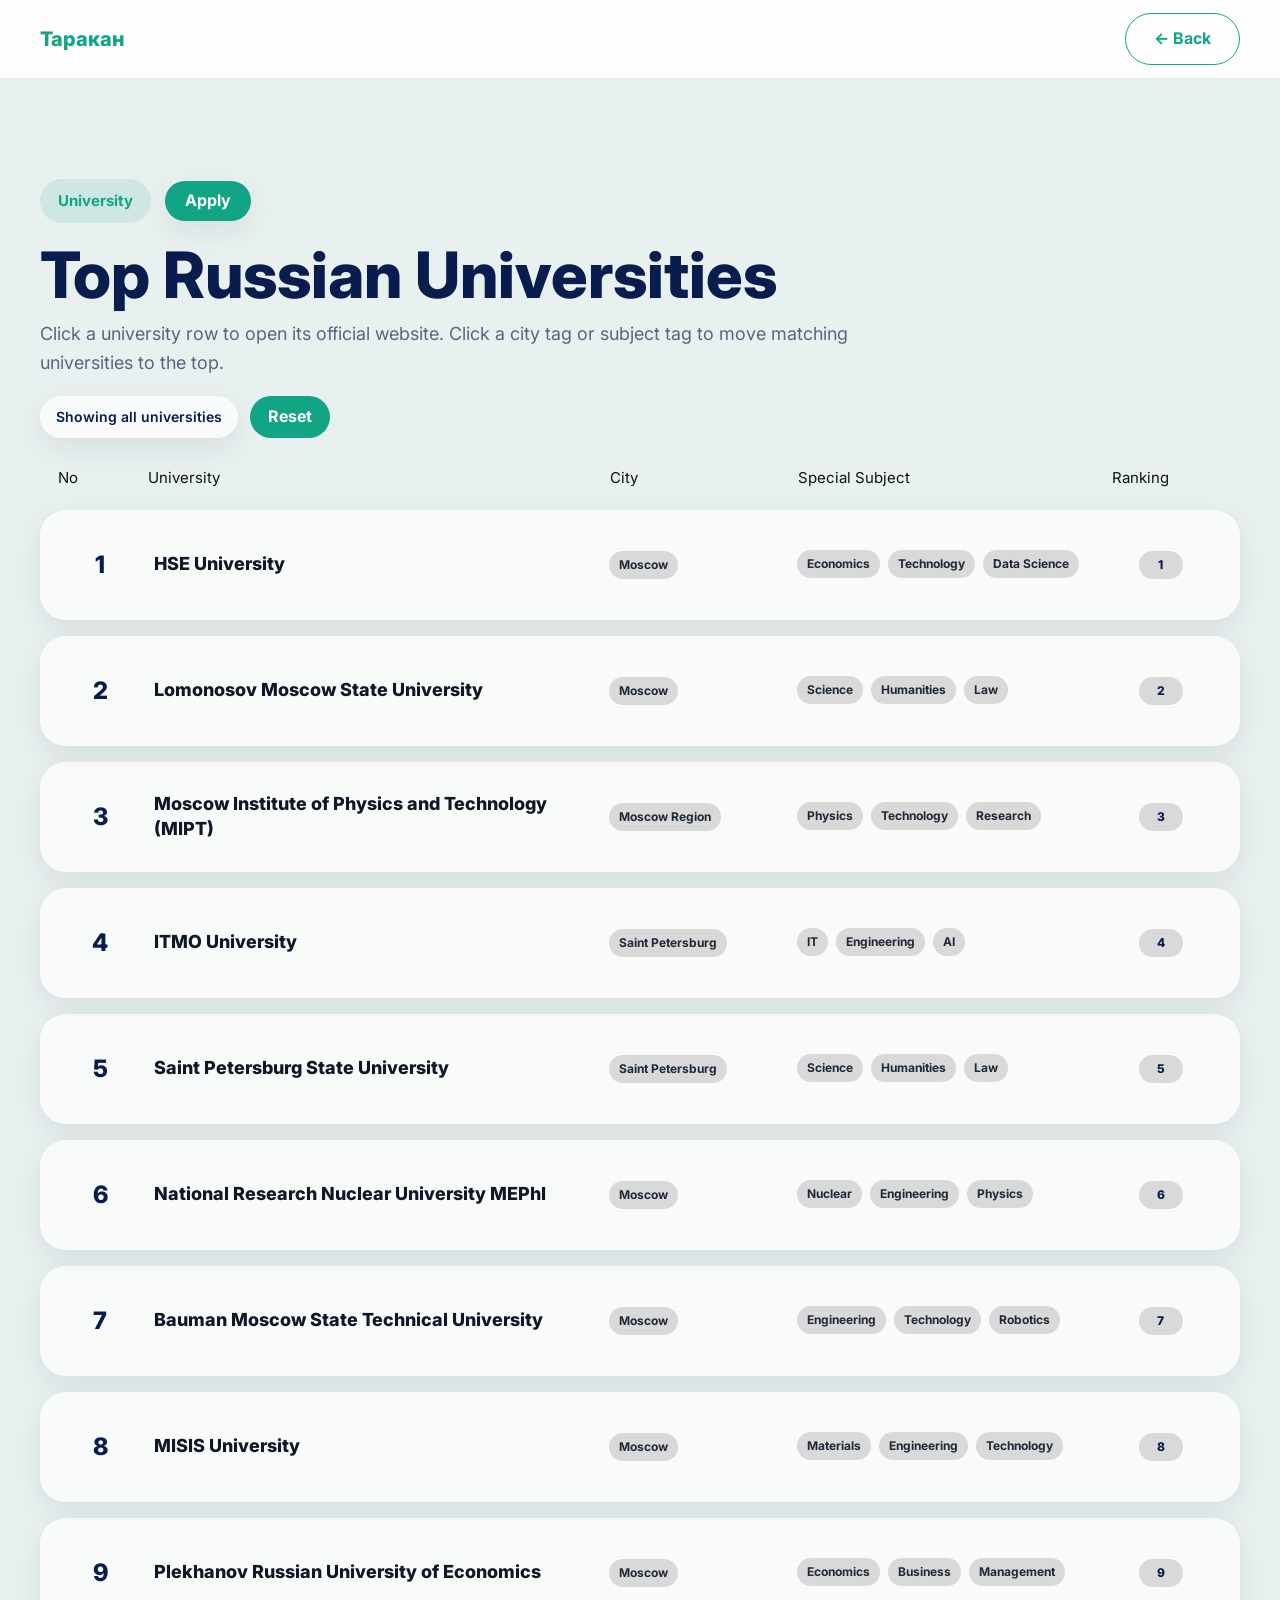
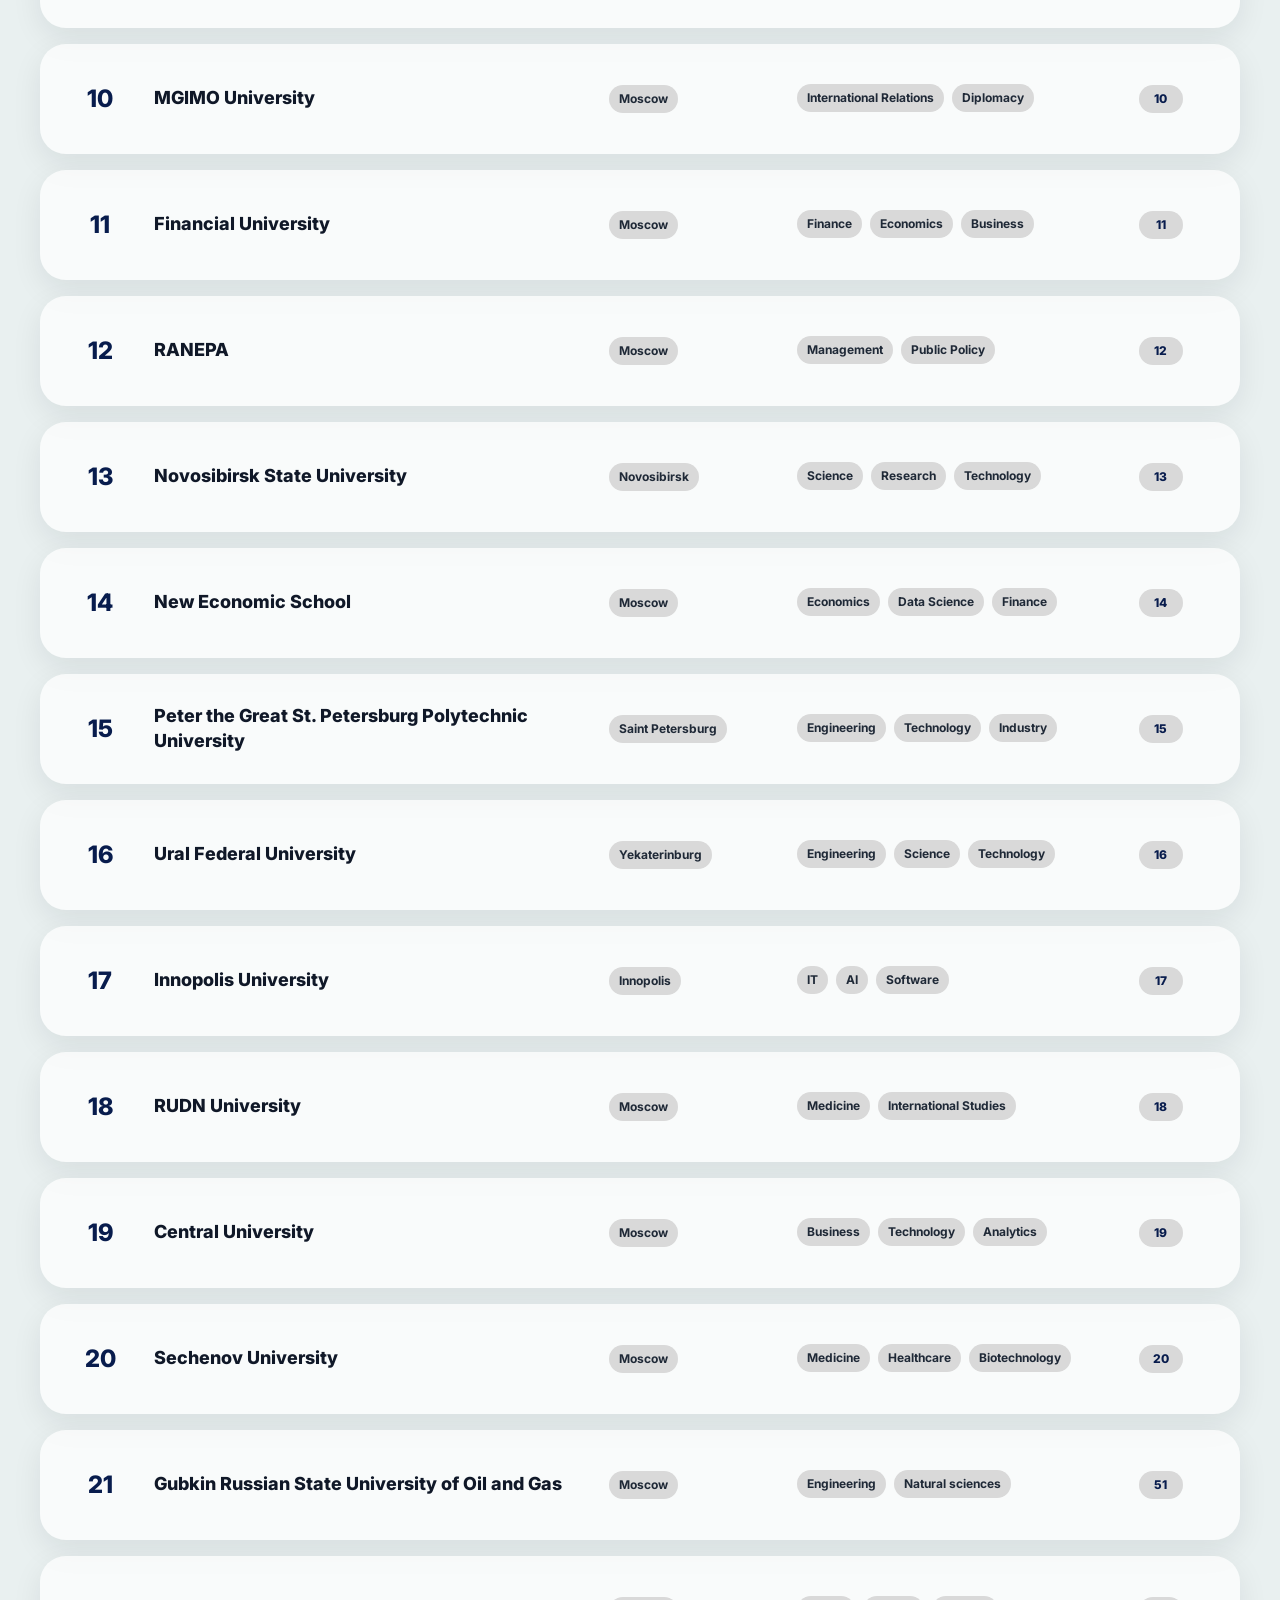
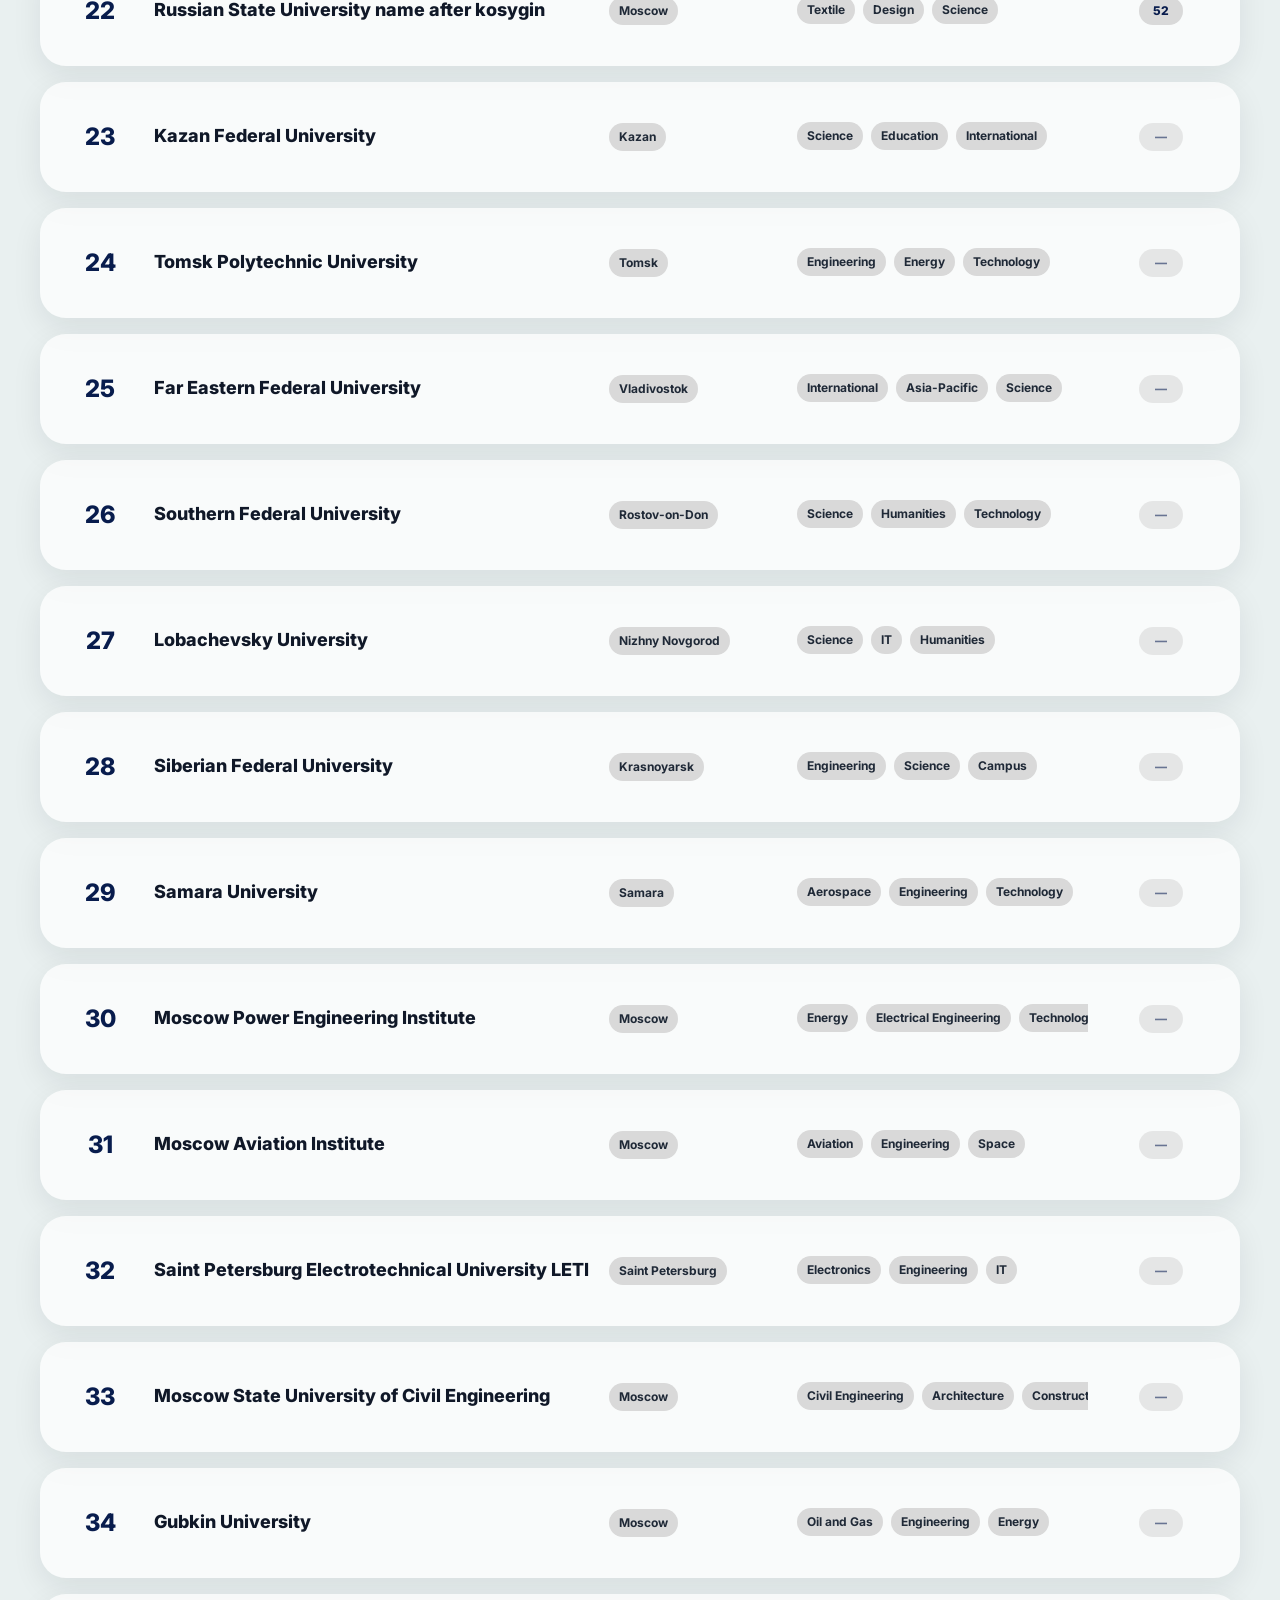
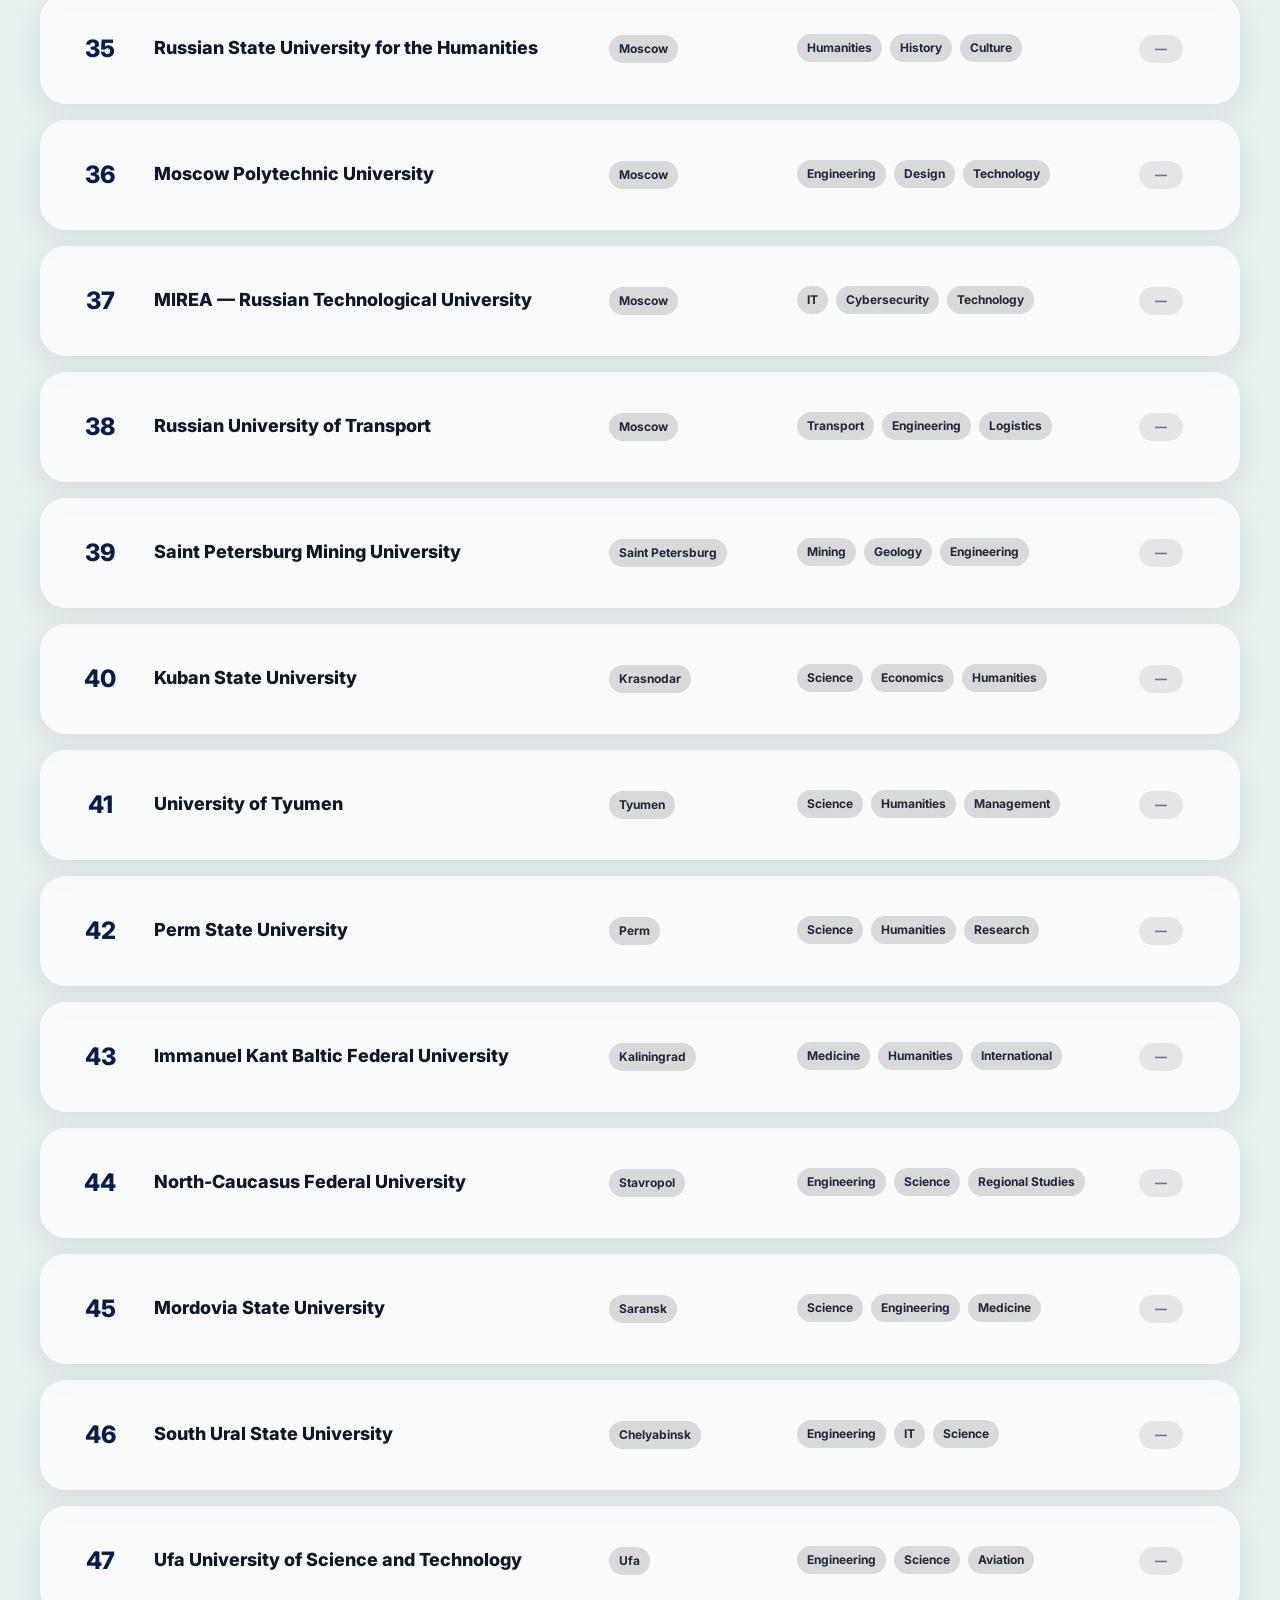
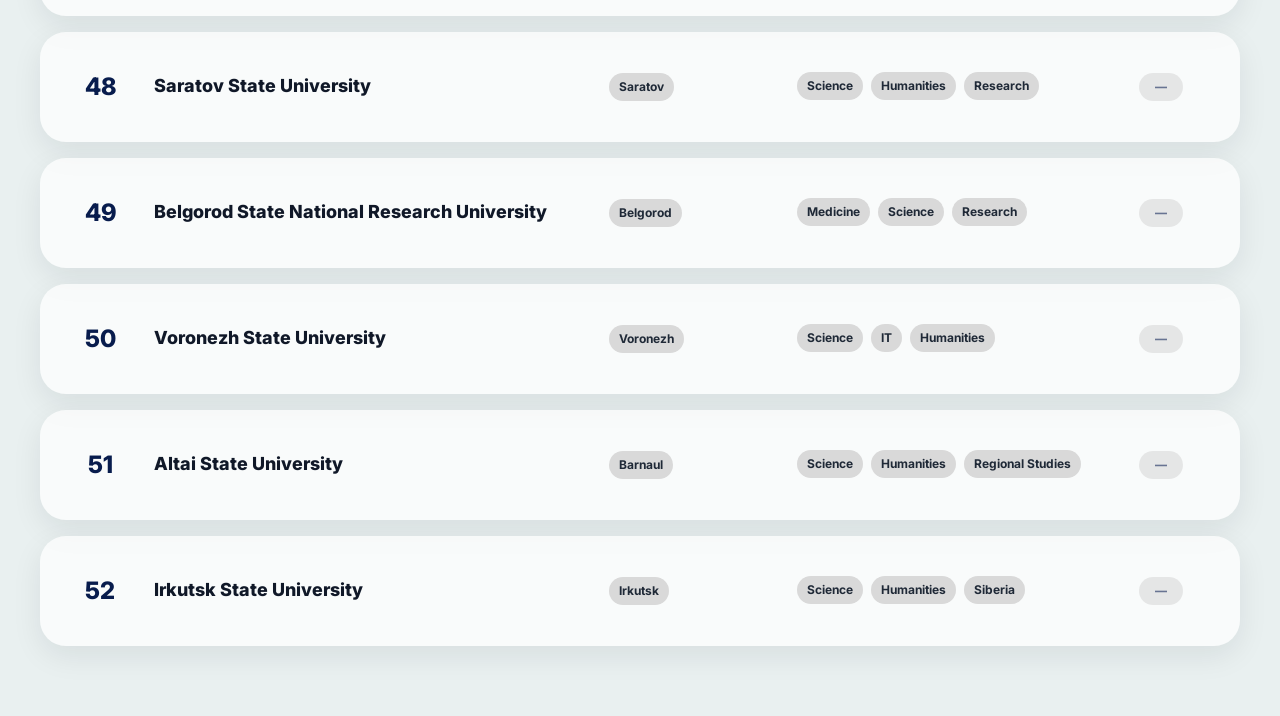
<file: university.html>
<!DOCTYPE html>
<html lang="en">

<head>
    <meta charset="UTF-8" />
    <meta name="viewport" content="width=device-width, initial-scale=1.0" />
    <title>University — Study in Russia</title>
    <link rel="preconnect" href="https://fonts.googleapis.com">
    <link rel="preconnect" href="https://fonts.gstatic.com" crossorigin>
    <link href="https://fonts.googleapis.com/css2?family=Inter:wght@400;500;600;700;800&display=swap" rel="stylesheet">
    <link rel="stylesheet" href="style.css" />

    <style>
        .university-page-wrap {
            padding-top: 100px;
            padding-bottom: 70px;
        }

        .uni-page-head {
            margin-bottom: 28px;
        }

        .uni-page-head h1 {
            font-size: clamp(38px, 5vw, 64px);
            line-height: 1.05;
            font-weight: 800;
            margin-bottom: 12px;
            color: #081c4d;
        }

        .uni-page-head p {
            max-width: 900px;
            color: var(--muted);
            font-size: 18px;
        }

        .uni-toolbar {
            margin-top: 18px;
            display: flex;
            align-items: center;
            gap: 12px;
            flex-wrap: wrap;
        }

        .uni-filter-status {
            padding: 10px 16px;
            border-radius: 999px;
            background: rgba(255, 255, 255, 0.72);
            box-shadow: var(--shadow);
            color: #081c4d;
            font-size: 14px;
            font-weight: 600;
        }

        .uni-reset-btn {
            min-height: 42px;
            padding: 0 18px;
            border-radius: 999px;
            background: var(--primary);
            color: #fff;
            font-weight: 700;
            border: none;
            cursor: pointer;
            transition: 0.25s ease;
        }

        .uni-reset-btn:hover {
            background: var(--primary-dark);
            transform: translateY(-2px);
        }

        .uni-table-head {
            display: grid;
            grid-template-columns: 72px minmax(280px, 2.1fr) 170px minmax(260px, 1.4fr) 110px;
            gap: 18px;
            padding: 0 18px 12px;
            color: #111;
            font-size: 15px;
            align-items: center;
        }

        .uni-list {
            display: grid;
            gap: 16px;
            margin-top: 8px;
        }

        .uni-row {
            display: grid;
            grid-template-columns: 72px minmax(280px, 2.1fr) 170px minmax(260px, 1.4fr) 110px;
            gap: 18px;
            align-items: center;
            min-height: 110px;
            background: rgba(255, 255, 255, 0.72);
            border-radius: 26px;
            padding: 20px 24px;
            box-shadow: var(--shadow);
            transition: 0.25s ease;
            cursor: pointer;
        }

        .uni-row:hover {
            transform: translateY(-4px);
        }

        .uni-row.matching {
            outline: 2px solid rgba(17, 165, 134, 0.18);
            box-shadow: 0 12px 28px rgba(17, 165, 134, 0.12);
        }

        .uni-number {
            font-size: 24px;
            font-weight: 800;
            color: #081c4d;
            text-align: center;
        }

        .uni-name {
            min-width: 0;
        }

        .uni-name a {
            font-size: 18px;
            font-weight: 800;
            color: #101828;
            line-height: 1.35;
            text-decoration: none;
        }

        .uni-name a:hover {
            color: var(--primary);
        }

        .uni-city,
        .uni-subject,
        .uni-rank {
            display: flex;
            align-items: center;
            gap: 8px;
            min-width: 0;
        }

        .uni-city {
            flex-wrap: nowrap;
        }

        .uni-subject {
            flex-wrap: nowrap;
            overflow-x: auto;
            overflow-y: hidden;
            scrollbar-width: thin;
            padding-bottom: 2px;
        }

        .uni-rank {
            justify-content: center;
        }

        .uni-tag {
            display: inline-flex;
            align-items: center;
            justify-content: center;
            min-height: 28px;
            padding: 4px 10px;
            border-radius: 999px;
            background: #d9d9d9;
            color: #1f2937;
            font-size: 12px;
            font-weight: 700;
            line-height: 1;
            white-space: nowrap;
            border: none;
            cursor: pointer;
            transition: 0.2s ease;
            flex: 0 0 auto;
        }

        .uni-tag:hover {
            background: #cfcfcf;
        }

        .uni-tag.active-tag {
            background: rgba(17, 165, 134, 0.18);
            color: #0b6d62;
        }

        .uni-rank-pill {
            min-width: 44px;
            background: #d9d9d9;
            color: #081c4d;
            font-weight: 800;
            cursor: default;
        }

        .uni-empty {
            padding: 24px;
            border-radius: 20px;
            background: rgba(255, 255, 255, 0.72);
            color: var(--muted);
            box-shadow: var(--shadow);
        }

        @media (max-width: 1200px) {

            .uni-table-head,
            .uni-row {
                grid-template-columns: 64px minmax(220px, 1.8fr) 150px minmax(220px, 1.2fr) 90px;
            }
        }

        @media (max-width: 980px) {
            .uni-table-head {
                display: none;
            }

            .uni-row {
                grid-template-columns: 1fr;
                gap: 14px;
                min-height: auto;
            }

            .uni-number {
                text-align: left;
            }

            .uni-city,
            .uni-subject,
            .uni-rank {
                justify-content: flex-start;
            }

            .uni-city::before,
            .uni-subject::before,
            .uni-rank::before {
                width: 100%;
                display: block;
                font-size: 12px;
                font-weight: 700;
                color: var(--muted);
                margin-bottom: 2px;
            }

            .uni-city {
                flex-wrap: wrap;
            }

            .uni-subject {
                flex-wrap: wrap;
                overflow-x: visible;
            }

            .uni-city::before {
                content: "City";
            }

            .uni-subject::before {
                content: "Special Subject";
            }

            .uni-rank::before {
                content: "Forbes 2026";
            }
        }
    </style>
</head>

<body>
    <header class="header">
        <div class="container nav-container">
            <a href="index.html" class="logo">Таракан</a>
            <div class="nav-actions">
                <a href="study-in-russia.html" class="btn btn-outline">← Back</a>
            </div>
        </div>
    </header>

    <main class="study-russia-page">
        <section class="section university-page-wrap">
            <div class="container">
                <div class="uni-page-head">
                    <div class="uni-head-top">
                        <span class="study-pill dark-pill">University</span>
                
                        <a href="https://forms.yandex.ru/u/69a1d28aeb61461584d99e3b" target="_blank" rel="noopener noreferrer"
                            class="uni-apply-btn">
                            Apply
                        </a>
                    </div>
                
                    <h1>Top Russian Universities</h1>
                    <p>
                        Click a university row to open its official website. Click a city tag or subject tag to move matching
                        universities to the top.
                    </p>
                
                    <div class="uni-toolbar">
                        <div class="uni-filter-status" id="uniFilterStatus">Showing all universities</div>
                        <button class="uni-reset-btn" id="resetFilterBtn" type="button">Reset</button>
                    </div>            
                </div>

                <div class="uni-table-head">
                    <div>No</div>
                    <div>University</div>
                    <div>City</div>
                    <div>Special Subject</div>
                    <div>Ranking</div>
                </div>

                <div class="uni-list" id="uniList"></div>
            </div>
        </section>
    </main>

    <script>
        const universities = [
            {
                name: "HSE University",
                city: "Moscow",
                subject: ["Economics", "Technology", "Data Science"],
                rank: 1,
                url: "https://www.hse.ru/en/"
            },
            {
                name: "Lomonosov Moscow State University",
                city: "Moscow",
                subject: ["Science", "Humanities", "Law"],
                rank: 2,
                url: "https://msu.ru/en/"
            },
            {
                name: "Moscow Institute of Physics and Technology (MIPT)",
                city: "Moscow Region",
                subject: ["Physics", "Technology", "Research"],
                rank: 3,
                url: "https://eng.mipt.ru/"
            },
            {
                name: "ITMO University",
                city: "Saint Petersburg",
                subject: ["IT", "Engineering", "AI"],
                rank: 4,
                url: "https://en.itmo.ru/"
            },
            {
                name: "Saint Petersburg State University",
                city: "Saint Petersburg",
                subject: ["Science", "Humanities", "Law"],
                rank: 5,
                url: "https://english.spbu.ru/"
            },
            {
                name: "National Research Nuclear University MEPhI",
                city: "Moscow",
                subject: ["Nuclear", "Engineering", "Physics"],
                rank: 6,
                url: "https://eng.mephi.ru/"
            },
            {
                name: "Bauman Moscow State Technical University",
                city: "Moscow",
                subject: ["Engineering", "Technology", "Robotics"],
                rank: 7,
                url: "https://bmstu.ru/en/"
            },
            {
                name: "MISIS University",
                city: "Moscow",
                subject: ["Materials", "Engineering", "Technology"],
                rank: 8,
                url: "https://en.misis.ru/"
            },
            {
                name: "Plekhanov Russian University of Economics",
                city: "Moscow",
                subject: ["Economics", "Business", "Management"],
                rank: 9,
                url: "https://www.rea.ru/en"
            },
            {
                name: "MGIMO University",
                city: "Moscow",
                subject: ["International Relations", "Diplomacy"],
                rank: 10,
                url: "https://english.mgimo.ru/"
            },
            {
                name: "Financial University",
                city: "Moscow",
                subject: ["Finance", "Economics", "Business"],
                rank: 11,
                url: "https://fa.ru/"
            },
            {
                name: "RANEPA",
                city: "Moscow",
                subject: ["Management", "Public Policy"],
                rank: 12,
                url: "https://www.ranepa.ru/"
            },
            {
                name: "Novosibirsk State University",
                city: "Novosibirsk",
                subject: ["Science", "Research", "Technology"],
                rank: 13,
                url: "https://english.nsu.ru/"
            },
            {
                name: "New Economic School",
                city: "Moscow",
                subject: ["Economics", "Data Science", "Finance"],
                rank: 14,
                url: "https://www.nes.ru/en/"
            },
            {
                name: "Peter the Great St. Petersburg Polytechnic University",
                city: "Saint Petersburg",
                subject: ["Engineering", "Technology", "Industry"],
                rank: 15,
                url: "https://english.spbstu.ru/"
            },
            {
                name: "Ural Federal University",
                city: "Yekaterinburg",
                subject: ["Engineering", "Science", "Technology"],
                rank: 16,
                url: "https://urfu.ru/en/"
            },
            {
                name: "Innopolis University",
                city: "Innopolis",
                subject: ["IT", "AI", "Software"],
                rank: 17,
                url: "https://innopolis.university/en/"
            },
            {
                name: "RUDN University",
                city: "Moscow",
                subject: ["Medicine", "International Studies"],
                rank: 18,
                url: "https://eng.rudn.ru/"
            },
            {
                name: "Central University",
                city: "Moscow",
                subject: ["Business", "Technology", "Analytics"],
                rank: 19,
                url: "https://centraluniversity.ru/"
            },
            {
                name: "Sechenov University",
                city: "Moscow",
                subject: ["Medicine", "Healthcare", "Biotechnology"],
                rank: 20,
                url: "https://www.sechenov.ru/eng/"
            },
            {
                name: "Gubkin Russian State University of Oil and Gas",
                city: "Moscow",
                subject: ["Engineering", "Natural sciences"],
                rank: 51,
                url: "https://rguk.ru/"
            },
            
            {
                name: "Russian State University name after kosygin",
                city: "Moscow",
                subject: ["Textile", "Design", "Science"],
                rank: 52,
                url: "https://rguk.ru/"
            },
            {
                name: "Kazan Federal University",
                city: "Kazan",
                subject: ["Science", "Education", "International"],
                rank: null,
                url: "https://eng.kpfu.ru/"
            },
            {
                name: "Tomsk Polytechnic University",
                city: "Tomsk",
                subject: ["Engineering", "Energy", "Technology"],
                rank: null,
                url: "https://tpu.ru/en/"
            },
            {
                name: "Far Eastern Federal University",
                city: "Vladivostok",
                subject: ["International", "Asia-Pacific", "Science"],
                rank: null,
                url: "https://www.dvfu.ru/en/"
            },
            {
                name: "Southern Federal University",
                city: "Rostov-on-Don",
                subject: ["Science", "Humanities", "Technology"],
                rank: null,
                url: "https://sfedu.ru/"
            },
            {
                name: "Lobachevsky University",
                city: "Nizhny Novgorod",
                subject: ["Science", "IT", "Humanities"],
                rank: null,
                url: "https://eng.unn.ru/"
            },
            {
                name: "Siberian Federal University",
                city: "Krasnoyarsk",
                subject: ["Engineering", "Science", "Campus"],
                rank: null,
                url: "https://www.sfu-kras.ru/en"
            },
            {
                name: "Samara University",
                city: "Samara",
                subject: ["Aerospace", "Engineering", "Technology"],
                rank: null,
                url: "https://ssau.ru/english"
            },
            {
                name: "Moscow Power Engineering Institute",
                city: "Moscow",
                subject: ["Energy", "Electrical Engineering", "Technology"],
                rank: null,
                url: "https://mpei.ru/lang/en"
            },
            {
                name: "Moscow Aviation Institute",
                city: "Moscow",
                subject: ["Aviation", "Engineering", "Space"],
                rank: null,
                url: "https://en.mai.ru/"
            },
            {
                name: "Saint Petersburg Electrotechnical University LETI",
                city: "Saint Petersburg",
                subject: ["Electronics", "Engineering", "IT"],
                rank: null,
                url: "https://etu.ru/en/"
            },
            {
                name: "Moscow State University of Civil Engineering",
                city: "Moscow",
                subject: ["Civil Engineering", "Architecture", "Construction"],
                rank: null,
                url: "https://mgsu.ru/en/"
            },
            {
                name: "Gubkin University",
                city: "Moscow",
                subject: ["Oil and Gas", "Engineering", "Energy"],
                rank: null,
                url: "https://gubkin.university/"
            },
            {
                name: "Russian State University for the Humanities",
                city: "Moscow",
                subject: ["Humanities", "History", "Culture"],
                rank: null,
                url: "https://www.rsuh.ru/en/"
            },
            {
                name: "Moscow Polytechnic University",
                city: "Moscow",
                subject: ["Engineering", "Design", "Technology"],
                rank: null,
                url: "https://mospolytech.ru/en/"
            },
            {
                name: "MIREA — Russian Technological University",
                city: "Moscow",
                subject: ["IT", "Cybersecurity", "Technology"],
                rank: null,
                url: "https://english.mirea.ru/"
            },
            {
                name: "Russian University of Transport",
                city: "Moscow",
                subject: ["Transport", "Engineering", "Logistics"],
                rank: null,
                url: "https://rut-miit.ru/"
            },
            {
                name: "Saint Petersburg Mining University",
                city: "Saint Petersburg",
                subject: ["Mining", "Geology", "Engineering"],
                rank: null,
                url: "https://spmi.ru/en"
            },
            {
                name: "Kuban State University",
                city: "Krasnodar",
                subject: ["Science", "Economics", "Humanities"],
                rank: null,
                url: "https://www.kubsu.ru/en"
            },
            {
                name: "University of Tyumen",
                city: "Tyumen",
                subject: ["Science", "Humanities", "Management"],
                rank: null,
                url: "https://utmn.ru/en/"
            },
            {
                name: "Perm State University",
                city: "Perm",
                subject: ["Science", "Humanities", "Research"],
                rank: null,
                url: "https://en.psu.ru/"
            },
            {
                name: "Immanuel Kant Baltic Federal University",
                city: "Kaliningrad",
                subject: ["Medicine", "Humanities", "International"],
                rank: null,
                url: "https://kantiana.ru/en/"
            },
            {
                name: "North-Caucasus Federal University",
                city: "Stavropol",
                subject: ["Engineering", "Science", "Regional Studies"],
                rank: null,
                url: "https://eng.ncfu.ru/"
            },
            {
                name: "Mordovia State University",
                city: "Saransk",
                subject: ["Science", "Engineering", "Medicine"],
                rank: null,
                url: "https://mrsu.ru/en/"
            },
            {
                name: "South Ural State University",
                city: "Chelyabinsk",
                subject: ["Engineering", "IT", "Science"],
                rank: null,
                url: "https://www.susu.ru/en"
            },
            {
                name: "Ufa University of Science and Technology",
                city: "Ufa",
                subject: ["Engineering", "Science", "Aviation"],
                rank: null,
                url: "https://uust.ru/en/"
            },
            {
                name: "Saratov State University",
                city: "Saratov",
                subject: ["Science", "Humanities", "Research"],
                rank: null,
                url: "https://www.sgu.ru/en"
            },
            {
                name: "Belgorod State National Research University",
                city: "Belgorod",
                subject: ["Medicine", "Science", "Research"],
                rank: null,
                url: "https://bsuedu.ru/en/"
            },
            {
                name: "Voronezh State University",
                city: "Voronezh",
                subject: ["Science", "IT", "Humanities"],
                rank: null,
                url: "https://www.vsu.ru/en/"
            },
            {
                name: "Altai State University",
                city: "Barnaul",
                subject: ["Science", "Humanities", "Regional Studies"],
                rank: null,
                url: "https://www.asu.ru/en/"
            },
            {
                name: "Irkutsk State University",
                city: "Irkutsk",
                subject: ["Science", "Humanities", "Siberia"],
                rank: null,
                url: "https://isu.ru/en/"
            }
        ];

    const uniList = document.getElementById("uniList");
    const uniFilterStatus = document.getElementById("uniFilterStatus");
    const resetFilterBtn = document.getElementById("resetFilterBtn");

    let activeFilter = null;

    function sortValue(item) {
        if (item.rank !== null && item.rank !== undefined) {
            return item.rank;
        }

        return 1000 + universities.indexOf(item);
    }

    function getSortedData() {
        const data = [...universities];

        if (!activeFilter) {
            return data.sort((a, b) => sortValue(a) - sortValue(b));
        }

        const matches = [];
        const others = [];

        data.forEach(item => {
            let isMatch = false;

            if (activeFilter.type === "city") {
                isMatch = item.city === activeFilter.value;
            }

            if (activeFilter.type === "subject") {
                isMatch = item.subject.includes(activeFilter.value);
            }

            if (isMatch) {
                matches.push(item);
            } else {
                others.push(item);
            }
        });

        matches.sort((a, b) => sortValue(a) - sortValue(b));
        others.sort((a, b) => sortValue(a) - sortValue(b));

        return [...matches, ...others];
    }

    function makeTag(text, type, isActive = false) {
        const activeClass = isActive ? "active-tag" : "";
        return `<button class="uni-tag ${activeClass}" type="button" data-filter-type="${type}" data-filter-value="${text}">${text}</button>`;
    }

    function renderUniversities() {
        const sorted = getSortedData();

        if (!sorted.length) {
            uniList.innerHTML = `<div class="uni-empty">No universities found.</div>`;
            return;
        }

        uniList.innerHTML = sorted.map((uni, index) => {
            const displayNo = index + 1;

            const matchesFilter = !activeFilter
                ? false
                : (
                    (activeFilter.type === "city" && uni.city === activeFilter.value) ||
                    (activeFilter.type === "subject" && uni.subject.includes(activeFilter.value))
                );

            const cityTag = makeTag(
                uni.city,
                "city",
                activeFilter && activeFilter.type === "city" && activeFilter.value === uni.city
            );

            const subjectTags = uni.subject.map(sub =>
                makeTag(
                    sub,
                    "subject",
                    activeFilter && activeFilter.type === "subject" && activeFilter.value === sub
                )
            ).join("");

            const rankText = uni.rank === null || uni.rank === undefined ? "—" : uni.rank;
            const rankClass = uni.rank === null || uni.rank === undefined ? "no-rank" : "";

            return `
      <article class="uni-row ${matchesFilter ? "matching" : ""}" data-url="${uni.url}">
        <div class="uni-number">${displayNo}</div>

        <div class="uni-name">
          <a href="${uni.url}" target="_blank" rel="noopener noreferrer">${uni.name}</a>
        </div>

        <div class="uni-city">${cityTag}</div>

        <div class="uni-subject">${subjectTags}</div>

        <div class="uni-rank">
          <span class="uni-tag uni-rank-pill ${rankClass}">${rankText}</span>
        </div>
      </article>
    `;
        }).join("");

        bindRowClicks();
        bindTagClicks();
        renderFilterText();
    }

    function renderFilterText() {
        if (!activeFilter) {
            uniFilterStatus.textContent = "Showing all universities";
            return;
        }

        if (activeFilter.type === "city") {
            uniFilterStatus.textContent = `City filter: ${activeFilter.value}`;
            return;
        }

        if (activeFilter.type === "subject") {
            uniFilterStatus.textContent = `Subject filter: ${activeFilter.value}`;
        }
    }

    function bindRowClicks() {
        document.querySelectorAll(".uni-row").forEach(row => {
            row.addEventListener("click", (e) => {
                if (e.target.closest(".uni-tag") || e.target.closest("a")) return;

                const url = row.dataset.url;

                if (url) {
                    window.open(url, "_blank", "noopener,noreferrer");
                }
            });
        });
    }

    function bindTagClicks() {
        document.querySelectorAll(".uni-tag[data-filter-type]").forEach(tag => {
            tag.addEventListener("click", (e) => {
                e.preventDefault();
                e.stopPropagation();

                const type = tag.dataset.filterType;
                const value = tag.dataset.filterValue;

                if (activeFilter && activeFilter.type === type && activeFilter.value === value) {
                    activeFilter = null;
                } else {
                    activeFilter = { type, value };
                }

                renderUniversities();
                window.scrollTo({ top: 0, behavior: "smooth" });
            });
        });
    }

    resetFilterBtn.addEventListener("click", () => {
        activeFilter = null;
        renderUniversities();
        window.scrollTo({ top: 0, behavior: "smooth" });
    });

    renderUniversities();
</script>
</body>

</html>
</file>
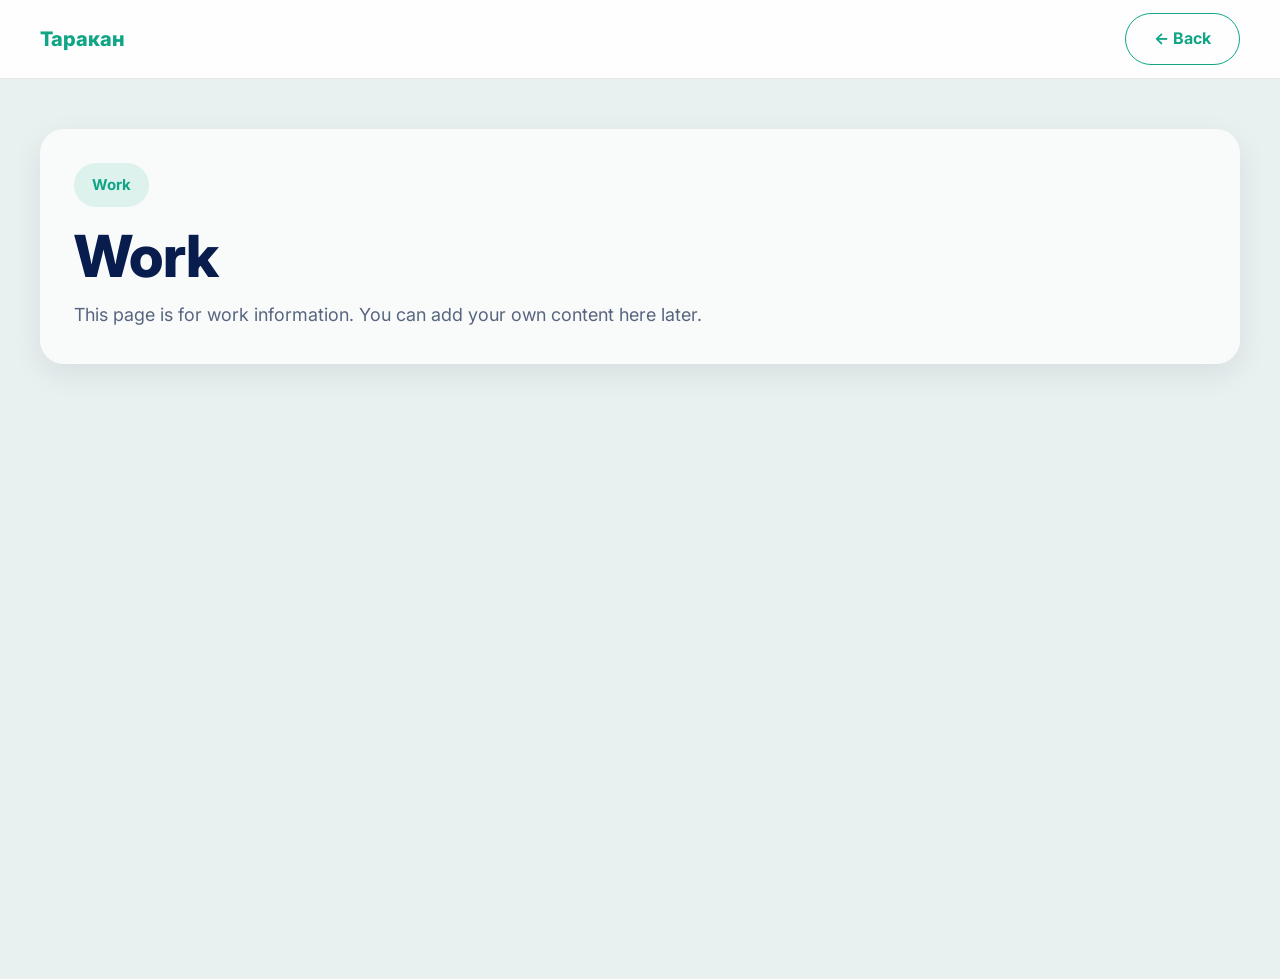
<file: work.html>
<!DOCTYPE html>
<html lang="en">

<head>
    <meta charset="UTF-8" />
    <meta name="viewport" content="width=device-width, initial-scale=1.0" />
    <title>Work — Study in Russia</title>
    <link rel="preconnect" href="https://fonts.googleapis.com">
    <link rel="preconnect" href="https://fonts.gstatic.com" crossorigin>
    <link href="https://fonts.googleapis.com/css2?family=Inter:wght@400;500;600;700;800&display=swap" rel="stylesheet">
    <link rel="stylesheet" href="style.css" />
</head>

<body>
    <header class="header">
        <div class="container nav-container">
            <a href="index.html" class="logo">Таракан</a>
            <div class="nav-actions">
                <a href="study-in-russia.html" class="btn btn-outline">← Back</a>
            </div>
        </div>
    </header>

    <main class="study-russia-page">
        <section class="section">
            <div class="container">
                <div class="study-detail-page-card">
                    <span class="study-pill dark-pill">Work</span>
                    <h1>Work</h1>
                    <p>This page is for work information. You can add your own content here later.</p>
                </div>
            </div>
        </section>
    </main>
</body>

</html>
</file>
<file: style.css>
/* =========================================================
   1. ROOT VARIABLES
========================================================= */
:root {
    --bg: #e9f0f0;
    --white: #ffffff;
    --text: #0a1833;
    --muted: #58657f;
    --line: #ffffff;
    --primary: #11a586;
    --primary-dark: #0f8f75;
    --shadow: 0 10px 30px rgba(16, 24, 40, 0.08);
    --radius: 22px;
}

/* =========================================================
   2. RESET / BASE
========================================================= */
* {
    margin: 0;
    padding: 0;
    box-sizing: border-box;
}

html {
    scroll-behavior: smooth;
}

body {
    font-family: "Inter", sans-serif;
    background: var(--bg);
    color: var(--text);
    line-height: 1.6;
}

img {
    max-width: 100%;
    display: block;
}

a {
    text-decoration: none;
    color: inherit;
}

button,
input,
textarea {
    font: inherit;
}

button {
    cursor: pointer;
    border: none;
    background: none;
}

/* =========================================================
   3. GLOBAL LAYOUT
========================================================= */
.container {
    width: min(1200px, calc(100% - 48px));
    margin: 0 auto;
}

.section {
    padding: 96px 0;
}

.center {
    text-align: center;
}

.section-head {
    margin-bottom: 56px;
}

.section-head h2 {
    font-size: clamp(38px, 5vw, 58px);
    line-height: 1.1;
    font-weight: 800;
    margin-bottom: 12px;
}

.section-head p {
    max-width: 760px;
    margin: 0 auto;
    font-size: 18px;
    color: var(--muted);
}

/* =========================================================
   4. HEADER / NAVIGATION
========================================================= */
.header {
    position: sticky;
    top: 0;
    z-index: 1000;
    background: rgba(255, 255, 255, 0.92);
    backdrop-filter: blur(10px);
    border-bottom: 1px solid #e7e7e7;
}

.nav-container {
    display: flex;
    align-items: center;
    justify-content: space-between;
    min-height: 78px;
    gap: 20px;
}

.logo {
    font-size: 20px;
    font-weight: 800;
    color: var(--primary);
}

.nav {
    display: flex;
    align-items: center;
    gap: 34px;
}

.nav a {
    color: #364257;
    font-weight: 600;
    transition: 0.25s ease;
}

.nav a:hover {
    color: var(--primary);
}

.nav-actions {
    display: flex;
    align-items: center;
    gap: 14px;
}

.menu-toggle {
    display: none;
    font-size: 26px;
    color: var(--text);
}

/* =========================================================
   5. BUTTONS
========================================================= */
.btn {
    display: inline-flex;
    align-items: center;
    justify-content: center;
    gap: 10px;
    min-height: 52px;
    padding: 0 28px;
    border-radius: 999px;
    font-weight: 700;
    transition: 0.25s ease;
}

.btn-primary,
.btn-login {
    background: var(--primary);
    color: #fff;
}

.btn-primary:hover,
.btn-login:hover {
    background: var(--primary-dark);
    transform: translateY(-2px);
}

.btn-outline {
    border: 1.5px solid var(--primary);
    color: var(--primary);
    background: transparent;
}

.btn-outline:hover {
    background: rgba(17, 165, 134, 0.08);
}

.btn-full {
    width: 100%;
    border-radius: 12px;
}

/* =========================================================
   6. HERO SECTION
========================================================= */
.hero {
    min-height: calc(100vh - 78px);
    display: flex;
    align-items: center;
}

.hero-grid {
    display: grid;
    grid-template-columns: 1.1fr 1fr;
    align-items: center;
    gap: 40px;
}

.hero-content h1 {
    font-size: clamp(48px, 6vw, 76px);
    line-height: 1.03;
    font-weight: 800;
    max-width: 620px;
    margin-bottom: 24px;
}

.hero-content p {
    max-width: 620px;
    color: var(--muted);
    font-size: 20px;
    margin-bottom: 32px;
}

.hero-buttons {
    display: flex;
    align-items: center;
    gap: 16px;
    margin-bottom: 34px;
    flex-wrap: wrap;
}

/* =========================================================
   7. SOCIAL BUTTONS
========================================================= */
.socials,
.footer-socials {
    display: flex;
    align-items: center;
    gap: 16px;
    flex-wrap: wrap;
}

.social-btn {
    width: 52px;
    height: 52px;
    border-radius: 50%;
    background: #fff;
    box-shadow: 0 6px 20px rgba(0, 0, 0, 0.08);
    display: inline-flex;
    align-items: center;
    justify-content: center;
    font-size: 24px;
    color: var(--primary);
    transition: 0.25s ease;
}

.social-btn.small {
    width: 42px;
    height: 42px;
    font-size: 20px;
}

.social-btn:hover {
    transform: translateY(-4px);
}

/* =========================================================
   8. HERO IMAGE / DECORATION
========================================================= */
.hero-image-wrap {
    position: relative;
    min-height: 560px;
    display: flex;
    align-items: center;
    justify-content: center;
    overflow: visible;
}

.circle-bg {
    position: absolute;
    width: 400px;
    height: 400px;
    background: #12b394;
    border-radius: 50%;
    z-index: 1;
    top: 173px;
    right: 78px;
    border: 6px solid rgba(63,204,176,0.22);
    box-shadow:
        0 35px 90px rgba(18, 179, 148, 0.42),
        0 0 110px rgba(63, 204, 176, 0.22),
        0 0 180px rgba(63, 204, 176, 0.22);
}

.hero-image {
    position: absolute;
    z-index: 3;
    width: 380px;
    max-width: none;
    height: auto;
    object-fit: contain;
    top: 2px;
    right: 87px;
    animation: none;
}


/* =========================================================
   10. ABOUT + CONTACT GRID
========================================================= */
.about-grid,
.contact-grid {
    display: grid;
    grid-template-columns: 1fr 1fr;
    gap: 46px;
    align-items: start;
}

.about-text p {
    font-size: 18px;
    color: #35435d;
    margin-bottom: 26px;
}

/* =========================================================
   11. STATS
========================================================= */
.stats-grid {
    display: grid;
    grid-template-columns: 1fr 1fr;
    gap: 22px;
}

.stat-card,
.skill-card,
.project-card,
.available-box,
.contact-form,
.auth-card,
.education-card,
.experience-card.single,
.skill-detail-card {
    background: rgba(255, 255, 255, 0.62);
    border: 1px solid rgba(0, 0, 0, 0.04);
    box-shadow: var(--shadow);
}

.stat-card {
    padding: 34px 24px;
    border-radius: 20px;
    text-align: center;
}

.stat-icon {
    font-size: 34px;
    color: var(--primary);
    margin-bottom: 12px;
}

.stat-card h3 {
    font-size: 44px;
    line-height: 1;
    margin-bottom: 10px;
    font-weight: 800;
}

.stat-card p {
    color: var(--muted);
}

/* =========================================================
   12. COMMON CARD GRID
========================================================= */
.cards-grid {
    display: grid;
    gap: 28px;
}

.skills-grid,
.projects-grid,
.education-grid {
    grid-template-columns: repeat(3, 1fr);
}

/* =========================================================
   13. SKILLS CARDS
========================================================= */
.skill-card {
    padding: 30px;
    border-radius: 22px;
    transition: 0.25s ease;
    display: flex;
    flex-direction: column;
    height: 100%;
}

.skill-card:hover,
.project-card:hover,
.education-card:hover,
.skill-detail-card:hover {
    transform: translateY(-6px);
}

.skill-icon {
    font-size: 44px;
    color: var(--primary);
    margin-bottom: 16px;
}

.skill-card h3,
.project-body h3,
.contact-left h3 {
    font-size: 22px;
    font-weight: 800;
    margin-bottom: 12px;
}

.skill-card p,
.project-body p {
    color: var(--muted);
    margin-bottom: 18px;
}

.skill-more-btn {
    margin-top: auto;
    min-height: 46px;
    border-radius: 12px;
    padding: 0 22px;
    align-self: flex-start;
}

/* =========================================================
   14. TAGS
========================================================= */
.tags {
    display: flex;
    gap: 10px;
    flex-wrap: wrap;
    margin-bottom: 20px;
}

.tags span {
    padding: 8px 12px;
    background: #eef0f3;
    color: #556276;
    border-radius: 999px;
    font-size: 13px;
    line-height: 1;
}

/* =========================================================
   15. PROJECT CARDS
========================================================= */
.project-card {
    border-radius: 22px;
    overflow: hidden;
    transition: 0.25s ease;
}

.project-card img {
    width: 100%;
    height: 240px;
    object-fit: cover;
}

.project-body {
    padding: 22px 20px 24px;
}

.project-btn {
    margin-top: 18px;
    background: var(--primary);
    color: #fff;
    min-height: 44px;
    border-radius: 12px;
    padding: 0 18px;
    font-weight: 700;
    transition: 0.25s ease;
}

.project-btn:hover {
    background: var(--primary-dark);
}

/* =========================================================
   16. CONTACT SECTION
========================================================= */
.contact-left h3 {
    margin-bottom: 26px;
    font-size: 26px;
}

.contact-item {
    display: flex;
    align-items: flex-start;
    gap: 14px;
    margin-bottom: 18px;
}

.contact-icon {
    width: 46px;
    height: 46px;
    border-radius: 12px;
    background: var(--primary);
    color: #fff;
    display: flex;
    align-items: center;
    justify-content: center;
    font-size: 20px;
    flex-shrink: 0;
}

.contact-item strong {
    display: block;
    margin-bottom: 3px;
    font-size: 20px;
}

.contact-item p {
    color: var(--muted);
}

.available-box {
    margin-top: 28px;
    padding: 28px 30px;
    border-radius: 22px;
}

.available-box h4 {
    margin-bottom: 16px;
    font-size: 22px;
}

.available-box ul {
    list-style: none;
}

.available-box li {
    position: relative;
    padding-left: 18px;
    margin-bottom: 12px;
    color: var(--muted);
}

.available-box li::before {
    content: "";
    width: 8px;
    height: 8px;
    background: var(--primary);
    border-radius: 50%;
    position: absolute;
    left: 0;
    top: 10px;
}

.contact-form {
    padding: 30px;
    border-radius: 22px;
}

.contact-form label,
.auth-form label {
    display: block;
    font-weight: 700;
    margin-bottom: 10px;
    margin-top: 18px;
}

.contact-form input,
.contact-form textarea,
.auth-form input {
    width: 100%;
    border: 1px solid #cfd6df;
    background: transparent;
    border-radius: 12px;
    min-height: 54px;
    padding: 14px 16px;
    outline: none;
    color: var(--text);
    transition: 0.25s ease;
}

.contact-form textarea {
    resize: vertical;
    min-height: 140px;
    border-radius: 12px;
}

.contact-form input:focus,
.contact-form textarea:focus,
.auth-form input:focus {
    border-color: var(--primary);
    box-shadow: 0 0 0 4px rgba(17, 165, 134, 0.10);
}

.form-message {
    margin-top: 16px;
    font-weight: 600;
    color: var(--primary-dark);
}

/* =========================================================
   17. FOOTER
========================================================= */

.social-btn i {
    font-size: 22px;
    line-height: 1;
}

.social-btn.small i {
    font-size: 18px;
}

.footer {
    background: #11a586;
    color: #fff;
    margin-top: 40px;
}

.footer-socials .social-btn {
    background: #ffffff;
    color: #000000;
    box-shadow: none;
}

.footer-socials .social-btn:hover {
    background: #11a586;
    color: #ffffff;
}
.footer-top {
    display: grid;
    grid-template-columns: 1.2fr 1fr 1fr;
    gap: 40px;
    padding: 56px 0 30px;
}

.footer-col h3,
.footer-col h4 {
    margin-bottom: 18px;
    font-size: 24px;
    font-weight: 800;
}

.footer-col p,
.footer-col li+li {
    margin-top: 8px;
}


.footer-col ul {
    list-style: none;
}

.footer-col ul li {
    margin-bottom: 10px;
}

.footer-col a {
    color: #ffffff;
    opacity: 0.95;
}

.footer-bottom {
    display: flex;
    align-items: center;
    justify-content: space-between;
    gap: 20px;
    border-top: 1px solid rgba(255, 255, 255, 0.22);
    padding: 24px 0 32px;
}

.heart {
    color: #ff5252;
}

/* =========================================================
   18. AUTH PAGES (LOGIN / REGISTER)
========================================================= */
.auth-page {
    min-height: 100vh;
    background: var(--bg);
}

.auth-wrapper {
    width: min(700px, calc(100% - 32px));
    margin: 0 auto;
    padding: 70px 0;
}

.back-link {
    display: inline-block;
    margin-bottom: 28px;
    color: #48556a;
    font-weight: 600;
}

.auth-card {
    max-width: 560px;
    margin: 0 auto;
    padding: 36px 32px;
    border-radius: 24px;
}

.auth-card h1 {
    text-align: center;
    font-size: 48px;
    line-height: 1.1;
    font-weight: 800;
    margin-bottom: 8px;
}

.auth-subtitle {
    text-align: center;
    color: var(--muted);
    margin-bottom: 28px;
    font-size: 20px;
}

.auth-row {
    margin-top: 18px;
    display: flex;
    align-items: center;
    justify-content: space-between;
    gap: 16px;
    flex-wrap: wrap;
}

.checkbox-wrap {
    display: inline-flex;
    align-items: center;
    gap: 10px;
    color: #445168;
    font-weight: 500;
}

.checkbox-wrap input {
    width: auto;
    min-height: auto;
}

.text-btn {
    color: var(--primary);
    font-weight: 600;
}

.password-wrap {
    position: relative;
}

.password-wrap input {
    padding-right: 52px;
}

.toggle-password {
    position: absolute;
    right: 14px;
    top: 50%;
    transform: translateY(-50%);
    font-size: 18px;
    color: #6a778d;
}

.auth-switch {
    text-align: center;
    margin-top: 22px;
    color: #4d5a70;
}

.auth-switch a {
    color: var(--primary);
    font-weight: 700;
}

.divider {
    position: relative;
    text-align: center;
    margin: 28px 0 18px;
}

.divider::before {
    content: "";
    position: absolute;
    left: 0;
    right: 0;
    top: 50%;
    height: 1px;
    background: #d8dde4;
}

.divider span {
    position: relative;
    z-index: 1;
    background: var(--bg);
    padding: 0 12px;
    color: #748197;
}

.social-auth {
    display: grid;
    grid-template-columns: 1fr 1fr;
    gap: 12px;
}

.social-login {
    min-height: 48px;
    border: 1px solid #ccd3dd;
    background: #fff;
    border-radius: 12px;
    font-weight: 700;
    transition: 0.25s ease;
}

.social-login:hover {
    transform: translateY(-2px);
}

.password-hint {
    margin-top: 8px;
    font-size: 14px;
    line-height: 1.5;
    color: #667085;
}

/* =========================================================
   19. EDUCATION SECTION
========================================================= */
.education-card {
    border-radius: 22px;
    padding: 28px;
    transition: 0.25s ease;
}

.education-top {
    margin-bottom: 16px;
}

.education-badge {
    display: inline-block;
    padding: 8px 14px;
    border-radius: 999px;
    background: rgba(17, 165, 134, 0.12);
    color: #11a586;
    font-weight: 700;
    font-size: 14px;
}

.education-card h3 {
    font-size: 24px;
    line-height: 1.3;
    font-weight: 800;
    margin-bottom: 18px;
    color: #0a1833;
}

.education-list {
    list-style: none;
    margin-bottom: 24px;
}

.education-list li {
    margin-bottom: 12px;
    color: #58657f;
    font-size: 17px;
}

.education-btn {
    min-height: 48px;
    border-radius: 12px;
    padding: 0 22px;
}

/* =========================================================
   20. EXPERIENCE SECTION
========================================================= */
.experience-wrap {
    display: flex;
    justify-content: center;
}

.experience-card.single {
    width: 100%;
    max-width: 980px;
    display: grid;
    grid-template-columns: 360px 1fr;
    gap: 28px;
    align-items: stretch;
    border-radius: 24px;
    overflow: hidden;
}

.experience-image img {
    width: 100%;
    height: 100%;
    object-fit: cover;
}

.experience-content {
    padding: 30px 30px 30px 8px;
}

.experience-badge {
    display: inline-block;
    padding: 8px 14px;
    border-radius: 999px;
    background: rgba(17, 165, 134, 0.12);
    color: #11a586;
    font-weight: 700;
    font-size: 14px;
    margin-bottom: 16px;
}

.experience-content h3 {
    font-size: 30px;
    line-height: 1.2;
    font-weight: 800;
    margin-bottom: 16px;
    color: #0a1833;
}

.experience-content p {
    color: #58657f;
    font-size: 18px;
    margin-bottom: 18px;
}

.experience-list {
    list-style: none;
    margin-bottom: 24px;
}

.experience-list li {
    margin-bottom: 10px;
    color: #58657f;
    font-size: 17px;
}

.experience-btn {
    min-height: 48px;
    border-radius: 12px;
    padding: 0 22px;
}

/* =========================================================
   21. SKILL DETAILS PAGE
========================================================= */
.skill-detail-hero {
    padding-top: 110px;
    padding-bottom: 30px;
}

.skill-detail-section {
    padding-top: 20px;
}

.skill-detail-card {
    display: grid;
    grid-template-columns: 90px 1fr;
    gap: 24px;
    border-radius: 24px;
    padding: 30px;
    margin-bottom: 28px;
    transition: 0.25s ease;
}

.skill-detail-icon {
    width: 72px;
    height: 72px;
    border-radius: 18px;
    background: rgba(17, 165, 134, 0.12);
    color: #11a586;
    display: flex;
    align-items: center;
    justify-content: center;
    font-size: 34px;
    font-weight: 800;
}

.skill-detail-content h2 {
    font-size: 30px;
    line-height: 1.2;
    margin-bottom: 14px;
    color: #0a1833;
}

.skill-detail-content p {
    font-size: 18px;
    color: #58657f;
    margin-bottom: 16px;
}

.skill-detail-content ul {
    padding-left: 20px;
}

.skill-detail-content li {
    margin-bottom: 10px;
    color: #58657f;
    font-size: 17px;
}

.back-center {
    text-align: center;
    margin-top: 20px;
}

/* =========================================================
   22. RESPONSIVE
========================================================= */
@media (max-width: 1100px) {

    .hero-grid,
    .about-grid,
    .contact-grid,
    .experience-card.single {
        grid-template-columns: 1fr;
    }

    .skills-grid,
    .projects-grid,
    .education-grid {
        grid-template-columns: 1fr;
    }

    .hero-image-wrap {
        min-height: 480px;
    }

    .circle-bg {
        right: 50%;
        transform: translateX(50%);
    }

    .experience-content {
        padding: 24px;
    }

    .experience-image {
        max-height: 380px;
    }

    .dot-1,
    .dot-2 {
        display: none;
    }
}

@media (max-width: 820px) {
    .nav {
        position: absolute;
        top: 78px;
        left: 0;
        right: 0;
        background: #fff;
        border-bottom: 1px solid #ececec;
        flex-direction: column;
        gap: 20px;
        padding: 20px;
        display: none;
    }

    .nav.open {
        display: flex;
    }

    .menu-toggle {
        display: inline-block;
    }

    .skills-grid,
    .projects-grid,
    .stats-grid,
    .footer-top,
    .social-auth {
        grid-template-columns: 1fr;
    }

    .hero-content h1 {
        font-size: 52px;
    }

    .section {
        padding: 74px 0;
    }

    .footer-bottom {
        flex-direction: column;
        align-items: flex-start;
    }
}

@media (max-width: 768px) {
    .skill-detail-card {
        grid-template-columns: 1fr;
    }

    .skill-detail-icon {
        margin-bottom: 8px;
    }

    .skill-detail-content h2 {
        font-size: 24px;
    }

    .skill-detail-content p,
    .skill-detail-content li {
        font-size: 16px;
    }
}

@media (max-width: 540px) {
    .container {
        width: min(100% - 24px, 1200px);
    }

    .hero-content h1 {
        font-size: 42px;
    }

    .hero-content p,
    .section-head p,
    .about-text p {
        font-size: 16px;
    }

    .btn {
        width: 100%;
    }

    .hero-buttons {
        flex-direction: column;
        align-items: stretch;
    }

    .hero-image {
        width: 260px;
    }

    .circle-bg {
        width: 250px;
        height: 250px;
        top: 120px;
    }

    .auth-card {
        padding: 26px 18px;
    }

    .auth-card h1 {
        font-size: 36px;
    }

    .auth-subtitle {
        font-size: 17px;
    }
}

.section {
    padding: 50px 0;
}

.section-head {
    margin-bottom: 30px;
}

.hero {
    min-height: auto;
    padding: 60px 0 40px;
    display: flex;
    align-items: center;
}

.about,
.education,
.skills,
.experience,
.projects,
.contacts {
    padding-top: 50px;
    padding-bottom: 50px;
}

/* =========================================================
   EDUCATION DETAIL PAGES
========================================================= */
.education-page .section {
    padding: 70px 0;
}

.education-hero {
    padding-top: 90px;
    padding-bottom: 30px;
}

.education-detail-card {
    display: grid;
    grid-template-columns: 1.1fr 0.9fr;
    gap: 30px;
    align-items: center;
    background: rgba(255, 255, 255, 0.72);
    border: 1px solid rgba(0, 0, 0, 0.04);
    box-shadow: var(--shadow);
    border-radius: 24px;
    padding: 30px;
}

.education-badge.big {
    font-size: 15px;
    padding: 10px 16px;
    margin-bottom: 16px;
}

.education-info h2 {
    font-size: 34px;
    line-height: 1.2;
    margin-bottom: 18px;
}

.education-detail-list {
    list-style: none;
    margin-bottom: 20px;
}

.education-detail-list li {
    margin-bottom: 12px;
    color: var(--muted);
    font-size: 17px;
}

.education-info p {
    color: var(--muted);
    font-size: 17px;
    margin-bottom: 16px;
}

.education-main-photo img {
    width: 100%;
    height: 420px;
    object-fit: cover;
    border-radius: 22px;
}

.education-gallery {
    display: grid;
    grid-template-columns: repeat(4, 1fr);
    gap: 20px;
}

.education-gallery img {
    width: 100%;
    height: 280px;
    object-fit: cover;
    border-radius: 20px;
    box-shadow: var(--shadow);
    background: #fff;
}

.certificate-grid {
    display: grid;
    grid-template-columns: repeat(2, 1fr);
    gap: 24px;
}

.certificate-card {
    background: rgba(255, 255, 255, 0.72);
    border-radius: 22px;
    padding: 20px;
    box-shadow: var(--shadow);
    text-align: center;
}

.certificate-card img {
    width: 100%;
    height: 420px;
    object-fit: contain;
    background: #fff;
    border-radius: 16px;
    margin-bottom: 16px;
    padding: 10px;
}

.certificate-card h3 {
    font-size: 20px;
    font-weight: 800;
}

@media (max-width: 1000px) {

    .education-detail-card,
    .certificate-grid,
    .education-gallery {
        grid-template-columns: 1fr;
    }

    .education-gallery img,
    .certificate-card img,
    .education-main-photo img {
        height: auto;
    }
}
/* =========================================================
   EDUCATION DETAIL PAGES
========================================================= */
.education-page {
    position: relative;
    overflow: hidden;
    z-index: 1;
    min-height: 100vh;
}

.education-page .section {
    position: relative;
    z-index: 2;
    padding: 70px 0;
}

.education-hero {
    padding-top: 90px;
    padding-bottom: 30px;
}

.education-detail-card {
    display: grid;
    grid-template-columns: 1.1fr 0.9fr;
    gap: 30px;
    align-items: center;
    background: rgba(255, 255, 255, 0.72);
    border: 1px solid rgba(0, 0, 0, 0.04);
    box-shadow: var(--shadow);
    border-radius: 24px;
    padding: 30px;
    position: relative;
    z-index: 2;
}

.education-badge.big {
    font-size: 15px;
    padding: 10px 16px;
    margin-bottom: 16px;
}

.education-info h2 {
    font-size: 34px;
    line-height: 1.2;
    margin-bottom: 18px;
}

.education-detail-list {
    list-style: none;
    margin-bottom: 20px;
}

.education-detail-list li {
    margin-bottom: 12px;
    color: var(--muted);
    font-size: 17px;
}

.education-info p {
    color: var(--muted);
    font-size: 17px;
    margin-bottom: 16px;
}

.education-main-photo img {
    width: 100%;
    height: 420px;
    object-fit: cover;
    border-radius: 22px;
}

.education-gallery {
    display: grid;
    grid-template-columns: repeat(4, 1fr);
    gap: 20px;
    position: relative;
    z-index: 2;
}

.education-gallery img {
    width: 100%;
    height: 280px;
    object-fit: cover;
    border-radius: 20px;
    box-shadow: var(--shadow);
    background: #fff;
}

/* =========================================================
   STATIC PAGE ICONS
========================================================= */
.page-bg-icons {
    position: absolute;
    top: 0;
    left: 0;
    width: 100%;
    height: 2400px;
    z-index: 0;
    pointer-events: none;
}

.page-bg-icons span {
    position: absolute;
    font-size: 42px;
    font-weight: 700;
    color: rgba(17, 165, 134, 0.10);
    user-select: none;
    line-height: 1;
    animation: none;
    transform: none;
}

/* =========================
   SCHOOL - 16 ICONS
========================= */
/* SCHOOL - place icons in empty side areas */
.school-bg span:nth-child(1) {
    top: 140px;
    left: 2%;
    font-size: 52px;
}

.school-bg span:nth-child(2) {
    top: 240px;
    right: 3%;
    font-size: 48px;
}

.school-bg span:nth-child(3) {
    top: 520px;
    left: 3%;
    font-size: 44px;
}

.school-bg span:nth-child(4) {
    top: 650px;
    right: 4%;
    font-size: 50px;
}

.school-bg span:nth-child(5) {
    top: 930px;
    left: 2%;
    font-size: 42px;
}

.school-bg span:nth-child(6) {
    top: 1080px;
    right: 3%;
    font-size: 54px;
}

.school-bg span:nth-child(7) {
    top: 1380px;
    left: 4%;
    font-size: 46px;
}

.school-bg span:nth-child(8) {
    top: 1520px;
    right: 3%;
    font-size: 48px;
}

.school-bg span:nth-child(9) {
    top: 1800px;
    left: 2%;
    font-size: 44px;
}

.school-bg span:nth-child(10) {
    top: 1940px;
    right: 4%;
    font-size: 42px;
}

.school-bg span:nth-child(11) {
    top: 2140px;
    left: 3%;
    font-size: 50px;
}

.school-bg span:nth-child(12) {
    top: 2280px;
    right: 2%;
    font-size: 44px;
}

.school-bg span:nth-child(13) {
    top: 350px;
    left: 10%;
    font-size: 34px;
}

.school-bg span:nth-child(14) {
    top: 1180px;
    right: 10%;
    font-size: 36px;
}

.school-bg span:nth-child(15) {
    top: 1680px;
    left: 9%;
    font-size: 34px;
}

.school-bg span:nth-child(16) {
    top: 2080px;
    right: 9%;
    font-size: 34px;
}
/* COLLEGE - place icons in empty side areas */
.college-bg span:nth-child(1) {
    top: 140px;
    left: 2%;
    font-size: 52px;
}

.college-bg span:nth-child(2) {
    top: 260px;
    right: 3%;
    font-size: 50px;
}

.college-bg span:nth-child(3) {
    top: 500px;
    left: 3%;
    font-size: 46px;
}

.college-bg span:nth-child(4) {
    top: 680px;
    right: 4%;
    font-size: 48px;
}

.college-bg span:nth-child(5) {
    top: 960px;
    left: 2%;
    font-size: 50px;
}

.college-bg span:nth-child(6) {
    top: 1120px;
    right: 3%;
    font-size: 44px;
}

.college-bg span:nth-child(7) {
    top: 1400px;
    left: 4%;
    font-size: 48px;
}

.college-bg span:nth-child(8) {
    top: 1560px;
    right: 3%;
    font-size: 46px;
}

.college-bg span:nth-child(9) {
    top: 1820px;
    left: 2%;
    font-size: 44px;
}

.college-bg span:nth-child(10) {
    top: 1980px;
    right: 4%;
    font-size: 42px;
}

.college-bg span:nth-child(11) {
    top: 2180px;
    left: 3%;
    font-size: 48px;
}

.college-bg span:nth-child(12) {
    top: 2320px;
    right: 2%;
    font-size: 44px;
}

.college-bg span:nth-child(13) {
    top: 360px;
    left: 10%;
    font-size: 34px;
}

.college-bg span:nth-child(14) {
    top: 1220px;
    right: 10%;
    font-size: 34px;
}

.college-bg span:nth-child(15) {
    top: 1700px;
    left: 9%;
    font-size: 34px;
}

.college-bg span:nth-child(16) {
    top: 2100px;
    right: 9%;
    font-size: 34px;
}
/* UNIVERSITY - place icons in empty side areas */
.university-bg span:nth-child(1) {
    top: 140px;
    left: 2%;
    font-size: 54px;
}

.university-bg span:nth-child(2) {
    top: 250px;
    right: 3%;
    font-size: 52px;
}

.university-bg span:nth-child(3) {
    top: 520px;
    left: 3%;
    font-size: 46px;
}

.university-bg span:nth-child(4) {
    top: 700px;
    right: 4%;
    font-size: 50px;
}

.university-bg span:nth-child(5) {
    top: 980px;
    left: 2%;
    font-size: 44px;
}

.university-bg span:nth-child(6) {
    top: 1140px;
    right: 3%;
    font-size: 42px;
}

.university-bg span:nth-child(7) {
    top: 1420px;
    left: 4%;
    font-size: 48px;
}

.university-bg span:nth-child(8) {
    top: 1600px;
    right: 3%;
    font-size: 46px;
}

.university-bg span:nth-child(9) {
    top: 1860px;
    left: 2%;
    font-size: 42px;
}

.university-bg span:nth-child(10) {
    top: 2020px;
    right: 4%;
    font-size: 44px;
}

.university-bg span:nth-child(11) {
    top: 2220px;
    left: 3%;
    font-size: 50px;
}

.university-bg span:nth-child(12) {
    top: 2360px;
    right: 2%;
    font-size: 46px;
}

.university-bg span:nth-child(13) {
    top: 360px;
    left: 10%;
    font-size: 34px;
}

.university-bg span:nth-child(14) {
    top: 1240px;
    right: 10%;
    font-size: 34px;
}

.university-bg span:nth-child(15) {
    top: 1760px;
    left: 9%;
    font-size: 30px;
}

.university-bg span:nth-child(16) {
    top: 2140px;
    right: 9%;
    font-size: 30px;
}

@media (max-width: 1000px) {

    .education-detail-card,
    .education-gallery {
        grid-template-columns: 1fr;
    }

    .education-gallery img,
    .education-main-photo img {
        height: auto;
    }
}

@media (max-width: 768px) {
    .page-bg-icons {
        height: 1800px;
    }

    .page-bg-icons span {
        font-size: 24px !important;
        color: rgba(17, 165, 134, 0.08);
    }
}

/* =========================================================
   EDUCATION TABS PAGE
========================================================= */
.details-page {
    position: relative;
    overflow: hidden;
}

.education-tabs {
    display: flex;
    justify-content: center;
    gap: 14px;
    flex-wrap: wrap;
    margin-top: 26px;
}

.education-tab {
    min-height: 52px;
    padding: 0 24px;
    border-radius: 999px;
    border: 1.5px solid var(--primary);
    background: transparent;
    color: var(--primary);
    font-weight: 700;
    transition: 0.25s ease;
}

.education-tab:hover {
    background: rgba(17, 165, 134, 0.08);
}

.education-tab.active {
    background: var(--primary);
    color: #fff;
}

/* Common background icons */
.education-common-bg {
    position: absolute;
    top: 0;
    left: 0;
    width: 100%;
    height: 2200px;
    z-index: 0;
    pointer-events: none;
}

.education-common-bg span {
    position: absolute;
    color: rgba(17, 165, 134, 0.10);
    font-size: 46px;
    font-weight: 700;
    user-select: none;
    line-height: 1;
}

/* Icons in empty spaces */
.education-common-bg span:nth-child(1) {
    top: 130px;
    left: 3%;
    font-size: 56px;
}

.education-common-bg span:nth-child(2) {
    top: 220px;
    right: 4%;
    font-size: 50px;
}

.education-common-bg span:nth-child(3) {
    top: 450px;
    left: 4%;
    font-size: 48px;
}

.education-common-bg span:nth-child(4) {
    top: 620px;
    right: 5%;
    font-size: 46px;
}

.education-common-bg span:nth-child(5) {
    top: 880px;
    left: 3%;
    font-size: 50px;
}

.education-common-bg span:nth-child(6) {
    top: 1050px;
    right: 4%;
    font-size: 42px;
}

.education-common-bg span:nth-child(7) {
    top: 1320px;
    left: 5%;
    font-size: 44px;
}

.education-common-bg span:nth-child(8) {
    top: 1500px;
    right: 5%;
    font-size: 48px;
}

.education-common-bg span:nth-child(9) {
    top: 1720px;
    left: 4%;
    font-size: 46px;
}

.education-common-bg span:nth-child(10) {
    top: 1900px;
    right: 4%;
    font-size: 44px;
}

.education-common-bg span:nth-child(11) {
    top: 2100px;
    left: 6%;
    font-size: 50px;
}

.education-common-bg span:nth-child(12) {
    top: 2240px;
    right: 6%;
    font-size: 38px;
}

@media (max-width: 1000px) {

    .education-detail-card,
    .education-gallery {
        grid-template-columns: 1fr;
    }

    .education-main-photo img,
    .education-gallery img {
        height: auto;
    }
}

@media (max-width: 768px) {
    .education-common-bg {
        height: 1800px;
    }

    .education-common-bg span {
        font-size: 24px !important;
        color: rgba(17, 165, 134, 0.08);
    }

    .education-tabs {
        gap: 10px;
    }

    .education-tab {
        width: 100%;
    }
}

/* =========================================================
   STUDY IN RUSSIA
========================================================= */
.study-russia-page {
    min-height: 100vh;
}

.study-russia-hero {
    padding-top: 100px;
}

.study-hero-card {
    background: linear-gradient(135deg, #0f7668, #0b6d62);
    border-radius: 28px;
    padding: 40px;
    color: #ffffff;
    display: grid;
    grid-template-columns: 1.05fr 0.95fr;
    gap: 36px;
    align-items: center;
    box-shadow: var(--shadow);
}

.study-pill {
    display: inline-block;
    padding: 10px 18px;
    border-radius: 999px;
    background: rgba(255, 255, 255, 0.18);
    color: #fff;
    font-weight: 700;
    margin-bottom: 18px;
    font-size: 15px;
}

.dark-pill {
    background: rgba(17, 165, 134, 0.12);
    color: var(--primary);
}

.study-hero-content h1 {
    font-size: clamp(48px, 6vw, 84px);
    line-height: 1.02;
    font-weight: 800;
    margin-bottom: 20px;
}

.study-hero-content p {
    font-size: 18px;
    line-height: 1.7;
    color: rgba(255, 255, 255, 0.92);
    max-width: 700px;
}

.study-hero-actions {
    display: flex;
    gap: 16px;
    margin-top: 28px;
    flex-wrap: wrap;
}

.study-hero-image-box {
    background: rgba(255, 255, 255, 0.08);
    border: 1px solid rgba(255, 255, 255, 0.14);
    border-radius: 28px;
    padding: 18px;
    display: flex;
    align-items: center;
    justify-content: center;
    min-height: 350px;
}

.study-hero-image {
    width: 100%;
    max-width: 420px;
    height: 300px;
    object-fit: cover;
    border-radius: 22px;
    display: block;
    background: #dfe7e7;
}

.study-section-row {
    display: flex;
    align-items: center;
    justify-content: space-between;
    gap: 20px;
    margin-bottom: 28px;
    flex-wrap: wrap;
}

.study-section-row h2 {
    font-size: clamp(36px, 5vw, 64px);
    line-height: 1.05;
    font-weight: 800;
}

.study-category-grid {
    display: grid;
    grid-template-columns: repeat(2, 1fr);
    gap: 26px;
}

.study-category-card {
    background: rgba(255, 255, 255, 0.72);
    border-radius: 24px;
    box-shadow: var(--shadow);
    padding: 30px 26px;
    display: flex;
    align-items: center;
    gap: 18px;
    transition: 0.25s ease;
}

.study-category-card:hover,
.study-blog-card:hover,
.study-video-card:hover,
.study-detail-page-card:hover {
    transform: translateY(-5px);
}

.study-category-icon {
    width: 74px;
    height: 74px;
    border-radius: 20px;
    background: rgba(17, 165, 134, 0.12);
    display: flex;
    align-items: center;
    justify-content: center;
    font-size: 34px;
    flex-shrink: 0;
}

.study-category-card h3 {
    font-size: 26px;
    font-weight: 800;
    margin-bottom: 6px;
    color: #081c4d;
}

.study-category-card p {
    color: var(--muted);
    font-size: 16px;
}

.study-blog-grid {
    display: grid;
    grid-template-columns: repeat(3, 1fr);
    gap: 24px;
}

.study-blog-card {
    background: rgba(255, 255, 255, 0.72);
    border-radius: 22px;
    overflow: hidden;
    box-shadow: var(--shadow);
    transition: 0.25s ease;
}

.study-blog-thumb {
    height: 220px;
    background-size: cover;
    background-position: center;
}

.thumb-one {
    background: linear-gradient(135deg, #c3ebe4, #e8f7f4);
}

.thumb-two {
    background: linear-gradient(135deg, #bfe8df, #eff9f7);
}

.thumb-three {
    background: linear-gradient(135deg, #b6e1d7, #e6f5f1);
}

.study-blog-body {
    padding: 22px;
}

.study-blog-body span {
    display: inline-block;
    margin-bottom: 10px;
    color: var(--primary);
    font-weight: 700;
}

.study-blog-body h3 {
    font-size: 22px;
    line-height: 1.25;
    margin-bottom: 12px;
    color: #081c4d;
}

.study-blog-body p {
    color: var(--muted);
}

.study-video-section {
    padding-top: 20px;
}

.study-video-grid {
    display: grid;
    grid-template-columns: 1fr 1fr;
    gap: 24px;
}

.study-video-card {
    background: rgba(255, 255, 255, 0.82);
    border-radius: 22px;
    padding: 18px;
    box-shadow: var(--shadow);
    transition: 0.25s ease;
}

.study-video-card iframe {
    width: 100%;
    height: 280px;
    border-radius: 18px;
    margin-bottom: 14px;
}

.study-video-card h3 {
    font-size: 22px;
    font-weight: 800;
    color: #081c4d;
}

.study-detail-page-card {
    background: rgba(255, 255, 255, 0.72);
    border-radius: 24px;
    box-shadow: var(--shadow);
    padding: 34px;
    transition: 0.25s ease;
}

.study-detail-page-card h1 {
    font-size: clamp(34px, 5vw, 58px);
    line-height: 1.08;
    margin-bottom: 12px;
    color: #081c4d;
    font-weight: 800;
}

.study-detail-page-card p {
    color: var(--muted);
    font-size: 18px;
    line-height: 1.7;
}

@media (max-width: 1100px) {

    .study-hero-card,
    .study-category-grid,
    .study-blog-grid,
    .study-video-grid {
        grid-template-columns: 1fr;
    }
}

@media (max-width: 700px) {

    .study-hero-card,
    .study-detail-page-card {
        padding: 24px;
    }

    .study-hero-actions {
        flex-direction: column;
        align-items: stretch;
    }

    .study-hero-image {
        height: 240px;
    }

    .study-category-card {
        padding: 22px 18px;
    }

    .study-category-card h3 {
        font-size: 22px;
    }
} 
.uni-head-top {
    display: flex;
    align-items: center;
    gap: 14px;
    flex-wrap: wrap;
    margin-bottom: 18px;
}

.uni-head-top .study-pill {
    margin-bottom: 0;
}

.uni-apply-btn {
    display: inline-flex;
    align-items: center;
    justify-content: center;
    min-height: 40px;
    padding: 0 20px;
    border-radius: 999px;
    background: var(--primary);
    color: #ffffff;
    font-weight: 700;
    text-decoration: none;
    transition: 0.25s ease;
    box-shadow: var(--shadow);
}

.uni-apply-btn:hover {
    background: var(--primary-dark);
    transform: translateY(-2px); }

.uni-rank-pill.no-rank {
opacity: 0.6;     }

.compact-shift-grid {
    display: grid;
    grid-template-columns: repeat(2, 1fr);
    gap: 18px;
}

.shift-card {
    background: rgba(255, 255, 255, 0.72);
    border-radius: 22px;
    padding: 18px 20px;
    box-shadow: var(--shadow);
    transition: 0.25s ease;
}

.shift-card:hover {
    transform: translateY(-3px);
}

.shift-row {
    display: flex;
    align-items: center;
    justify-content: space-between;
    gap: 12px;
    flex-wrap: nowrap;
}

.shift-row.wrap-row {
    align-items: flex-start;
    flex-wrap: wrap;
}

.shift-row.multi-target {
    justify-content: flex-start;
}

.shift-app {
    display: flex;
    align-items: center;
    gap: 10px;
    min-width: 0;
}

.shift-app span {
    font-size: 15px;
    font-weight: 700;
    color: #081c4d;
    line-height: 1.3;
}

.shift-logo {
    width: 42px;
    height: 42px;
    border-radius: 12px;
    background: #ffffff;
    display: flex;
    align-items: center;
    justify-content: center;
    box-shadow: 0 6px 18px rgba(0, 0, 0, 0.08);
    font-size: 20px;
    flex-shrink: 0;
}

.shift-logo.instagram {
    color: #e1306c;
}

.shift-logo.vk {
    color: #0077ff;
}

.shift-logo.whatsapp {
    color: #25d366;
}

.shift-logo.telegram {
    color: #229ed9;
}

.shift-logo.chrome {
    color: #1a73e8;
}

.shift-logo.google {
    color: #4285f4;
}

.shift-logo.youtube {
    color: #ff0000;
}

.shift-logo.linkedin {
    color: #0a66c2;
}

.shift-logo.amazon {
    color: #111827;
}

.shift-logo.text-logo {
    font-size: 14px;
    font-weight: 900;
    color: #081c4d;
    letter-spacing: 0.3px;
}

.max-logo {
    font-size: 13px;
}

.yandex-logo {
    color: #ff0000;
    font-size: 18px;
}

.rutube-logo {
    color: #111827;
}

.playstore-logo {
    color: #16a34a;
    font-size: 18px;
}

.rustore-logo {
    color: #2563eb;
}

.zoom-logo {
    color: #2563eb;
}

.telemost-logo {
    color: #f59e0b;
}

.hh-logo {
    color: #dc2626;
}

.wildberries-logo {
    color: #7e22ce;
    font-size: 13px;
}

.dhl-logo {
    color: #d97706;
    font-size: 12px;
}

.sdek-logo {
    color: #16a34a;
    font-size: 12px;
}

.shift-arrow {
    font-size: 22px;
    font-weight: 800;
    color: var(--primary);
    flex-shrink: 0;
}

.shift-plus {
    font-size: 20px;
    font-weight: 800;
    color: #98a2b3;
    flex-shrink: 0;
}

.shift-services {
    display: flex;
    flex-wrap: wrap;
    gap: 8px;
    flex: 1;
}

.mini-service {
    display: inline-flex;
    align-items: center;
    min-height: 28px;
    padding: 4px 10px;
    border-radius: 999px;
    background: rgba(17, 165, 134, 0.10);
    color: #0b6d62;
    font-size: 12px;
    font-weight: 800;
}

@media (max-width: 1000px) {
    .compact-shift-grid {
        grid-template-columns: 1fr;
    }
}

@media (max-width: 640px) {
    .shift-row {
        flex-wrap: wrap;
        justify-content: flex-start;
    }

    .shift-arrow,
    .shift-plus {
        margin: 0 2px;
    }

    .shift-app span {
        font-size: 14px;
    }

    .shift-logo {
        width: 38px;
        height: 38px;
        font-size: 18px;
    } }
        /* =========================
        APPLICATION SHIFT FINAL - SMALL THIN VERSION
     ========================= */
        .app-final-wrap {
            display: flex;
            flex-direction: column;
            gap: 16px;
        }
    
        /* Big Google → Yandex box */
        .app-big-card {
            background: rgba(255, 255, 255, 0.72);
            border-radius: 20px;
            padding: 18px;
            box-shadow: var(--shadow);
            transition: 0.25s ease;
        }
    
        .app-big-card:hover,
        .app-shift-fixed-card:hover {
            transform: translateY(-3px);
        }
    
        .app-big-top {
            margin-bottom: 16px;
        }
    
        .app-big-top,
        .app-service-columns {
            display: grid;
            grid-template-columns: 1fr 1fr;
            gap: 18px;
            align-items: start;
        }
    
        .app-brand-main {
            display: flex;
            flex-direction: column;
            align-items: center;
            gap: 6px;
        }
    
        /* logo outside/no extra box look */
        .app-main-logo {
            width: 54px;
            height: 54px;
            border-radius: 0;
            background: transparent;
            display: flex;
            align-items: center;
            justify-content: center;
            box-shadow: none;
            text-decoration: none;
        }
    
        .app-main-logo img {
            width: 44px;
            height: 44px;
            object-fit: contain;
        }
    
        .app-brand-main span {
            font-size: 12px;
            font-weight: 800;
            color: #081c4d;
            text-align: center;
        }
    
        .app-big-arrow {
            display: none;
        }
    
        .app-service-col h3 {
            font-size: 17px;
            color: #081c4d;
            margin-bottom: 12px;
            font-weight: 800;
        }
    
        .app-service-grid {
            display: grid;
            grid-template-columns: repeat(4, 1fr);
            gap: 10px;
        }
    
        /* service app box thin */
        .app-service {
            min-height: 74px;
            border-radius: 16px;
            background: rgba(255, 255, 255, 0.55);
            display: flex;
            flex-direction: column;
            align-items: center;
            justify-content: center;
            gap: 6px;
            text-decoration: none;
            color: #081c4d;
            transition: 0.25s ease;
            padding: 8px;
        }
    
        .app-service:hover {
            background: rgba(17, 165, 134, 0.10);
            transform: translateY(-2px);
        }
    
        /* logo no inner white box */
        .app-service img {
            width: 28px;
            height: 28px;
            object-fit: contain;
            background: transparent;
            box-shadow: none;
            padding: 0;
        }
    
        .app-service span {
            font-size: 10px;
            font-weight: 800;
            text-align: center;
            line-height: 1.2;
        }
    
        /* small shift cards */
        .app-shift-fixed-grid {
            display: grid;
            grid-template-columns: repeat(2, 1fr);
            gap: 14px;
        }
    
        .app-shift-fixed-card {
            min-height: 86px;
            background: rgba(255, 255, 255, 0.72);
            border-radius: 18px;
            padding: 10px 16px;
            box-shadow: var(--shadow);
            display: grid;
            grid-template-columns: 1fr auto 1fr;
            gap: 10px;
            align-items: center;
            transition: 0.25s ease;
        }
    
        /* logo + name under logo */
        .app-small-logo {
            display: flex;
            flex-direction: column;
            align-items: center;
            gap: 5px;
            text-decoration: none;
            color: #081c4d;
            min-width: 56px;
        }
    
        /* logo outside/no white box */
        .app-small-logo img {
            width: 30px;
            height: 30px;
            object-fit: contain;
            border-radius: 0;
            background: transparent;
            padding: 0;
            box-shadow: none;
        }
    
        .app-small-logo span {
            font-size: 10px;
            font-weight: 800;
            text-align: center;
            line-height: 1.15;
        }
    
        .app-line-arrow {
            font-size: 22px;
            font-weight: 900;
            color: var(--primary);
            line-height: 1;
        }
    
        .app-destination-group {
            display: flex;
            align-items: center;
            justify-content: center;
            gap: 8px;
        }
    
        .app-plus {
            font-size: 16px;
            font-weight: 900;
            color: #94a3b8;
        }
    
        @media (max-width: 1100px) {
    
            .app-big-top,
            .app-service-columns,
            .app-shift-fixed-grid {
                grid-template-columns: 1fr;
            }
    
            .app-shift-fixed-card {
                grid-template-columns: 1fr auto 1fr;
            }
        }
    
        @media (max-width: 620px) {
            .app-big-card {
                padding: 16px;
            }
    
            .app-service-grid {
                grid-template-columns: repeat(3, 1fr);
            }
    
            .app-shift-fixed-card {
                grid-template-columns: 1fr;
                justify-items: center;
                min-height: auto;
                padding: 14px;
            }
    
            .app-destination-group {
                flex-wrap: wrap;
            }
    
            .app-line-arrow {
                transform: rotate(90deg);
            }}

        /* =========================
       RUSSIAN TRANSPORT
    ========================= */
        .rt-wrap {
            display: flex;
            flex-direction: column;
            gap: 22px;
        }
    
        .rt-city-grid {
            display: grid;
            grid-template-columns: repeat(4, 1fr);
            gap: 14px;
        }
    
        .rt-city-btn {
            min-height: 68px;
            border: none;
            border-radius: 18px;
            background: rgba(255, 255, 255, 0.72);
            box-shadow: var(--shadow);
            color: #081c4d;
            font-size: 16px;
            font-weight: 800;
            cursor: pointer;
            transition: 0.25s ease;
            padding: 0 14px;
        }
    
        .rt-city-btn:hover {
            transform: translateY(-4px) scale(1.02);
        }
    
        .rt-city-btn.active {
            background: var(--primary);
            color: #fff;
        }
    
        .rt-detail-card {
            background: rgba(255, 255, 255, 0.72);
            border-radius: 26px;
            box-shadow: var(--shadow);
            padding: 26px;
        }
    
        .rt-detail-top {
            display: grid;
            grid-template-columns: 1.2fr 0.9fr;
            gap: 24px;
            align-items: start;
            margin-bottom: 24px;
        }
    
        .rt-badge {
            display: inline-flex;
            align-items: center;
            min-height: 32px;
            padding: 6px 14px;
            border-radius: 999px;
            background: rgba(17, 165, 134, 0.12);
            color: var(--primary);
            font-size: 13px;
            font-weight: 800;
            margin-bottom: 12px;
        }
    
        .rt-detail-text h3 {
            font-size: 34px;
            line-height: 1.1;
            color: #081c4d;
            font-weight: 800;
            margin-bottom: 10px;
        }
    
        .rt-detail-text p {
            color: var(--muted);
            font-size: 16px;
            line-height: 1.7;
        }
    
        .rt-map-box {
            width: 100%;
            min-height: 240px;
            border-radius: 20px;
            overflow: hidden;
            background: #eef2f2;
            border: 1px solid rgba(0, 0, 0, 0.05);
        }
    
        .rt-map-box img {
            width: 100%;
            height: 100%;
            min-height: 240px;
            object-fit: cover;
            display: block;
        }
    
        .rt-info-grid {
            display: grid;
            grid-template-columns: repeat(2, 1fr);
            gap: 18px;
        }
    
        .rt-info-block {
            background: rgba(255, 255, 255, 0.58);
            border-radius: 20px;
            padding: 20px;
        }
    
        .rt-info-block h4 {
            font-size: 20px;
            font-weight: 800;
            color: #081c4d;
            margin-bottom: 14px;
        }
    
        .rt-info-block ul {
            list-style: none;
            margin: 0;
            padding: 0;
        }
    
        .rt-info-block li {
            position: relative;
            padding-left: 18px;
            margin-bottom: 10px;
            color: var(--muted);
            font-size: 15px;
            line-height: 1.6;
        }
    
        .rt-info-block li::before {
            content: "";
            width: 7px;
            height: 7px;
            border-radius: 50%;
            background: var(--primary);
            position: absolute;
            left: 0;
            top: 9px;
        }
    
        @media (max-width: 1100px) {
            .rt-city-grid {
                grid-template-columns: repeat(2, 1fr);
            }
    
            .rt-detail-top {
                grid-template-columns: 1fr;
            }
    
            .rt-info-grid {
                grid-template-columns: 1fr;
            }
        }
    
        @media (max-width: 620px) {
            .rt-city-grid {
                grid-template-columns: 1fr;
            }
    
            .rt-detail-card {
                padding: 20px;
            }
    
            .rt-detail-text h3 {
                font-size: 28px;
            }
        }
        /* =========================================================STUDY IN RUSSIA - EXTRA PAGES=========================================================*/
        
        /* ---------- University header ---------- */
        .uni-head-top {
            display: flex;
            align-items: center;
            gap: 14px;
            flex-wrap: wrap;
            margin-bottom: 18px;
        }
        
        .uni-head-top .study-pill {
            margin-bottom: 0;
        }
        
        .uni-apply-btn {
            display: inline-flex;
            align-items: center;
            justify-content: center;
            min-height: 40px;
            padding: 0 20px;
            border-radius: 999px;
            background: var(--primary);
            color: #ffffff;
            font-weight: 700;
            text-decoration: none;
            box-shadow: var(--shadow);
            transition: 0.25s ease;
        }
        
        .uni-apply-btn:hover {
            background: var(--primary-dark);
            transform: translateY(-2px);
        }
        
        .uni-rank-pill.no-rank {
            opacity: 0.6;
        }
        
        /* =========================================================
                STUDENT LIFE IN RUSSIA
             ========================================================= */
        
        /* ---------- Google / Yandex art card ---------- */
        .gy-art-card {
            display: grid;
            grid-template-columns: 1fr 110px 1fr;
            gap: 20px;
            align-items: stretch;
            margin-top: 18px;
            margin-bottom: 26px;
        }
        
        .gy-panel {
            position: relative;
            border-radius: 28px;
            padding: 24px 22px;
            overflow: hidden;
            background: transparent;
        }
        
        /* Running shining border */
        .gy-panel::before {
            content: "";
            position: absolute;
            inset: 0;
            border-radius: 28px;
            padding: 2px;
            background: conic-gradient(from 0deg,
                    transparent 0deg,
                    transparent 220deg,
                    var(--shine-strong) 260deg,
                    var(--shine-soft) 290deg,
                    transparent 320deg,
                    transparent 360deg);
            animation: gySpin 3.5s linear infinite;
            z-index: 0;
        
            -webkit-mask:
                linear-gradient(#000 0 0) content-box,
                linear-gradient(#000 0 0);
            mask:
                linear-gradient(#000 0 0) content-box,
                linear-gradient(#000 0 0);
            -webkit-mask-composite: xor;
            mask-composite: exclude;
        }
        
        .gy-panel::after {
            content: "";
            position: absolute;
            inset: 2px;
            border-radius: 26px;
            background: rgba(255, 255, 255, 0.82);
            z-index: 1;
        }
        
        .gy-panel>* {
            position: relative;
            z-index: 2;
        }
        
        .gy-left {
            --shine-strong: rgba(17, 165, 134, 1);
            --shine-soft: rgba(17, 165, 134, 0.35);
            box-shadow: 0 10px 30px rgba(17, 165, 134, 0.12);
        }
        
        .gy-right {
            --shine-strong: rgba(239, 68, 68, 1);
            --shine-soft: rgba(239, 68, 68, 0.35);
            box-shadow: 0 10px 30px rgba(239, 68, 68, 0.12);
        }
        
        @keyframes gySpin {
            0% {
                transform: rotate(0deg);
            }
        
            100% {
                transform: rotate(360deg);
            }
        }
        
        .gy-head {
            display: flex;
            flex-direction: column;
            align-items: center;
            margin-bottom: 18px;
        }
        
        .gy-main-logo-link {
            text-decoration: none;
            display: inline-flex;
            align-items: center;
            justify-content: center;
        }
        
        .gy-main-logo {
            width: 68px;
            height: 68px;
            margin-bottom: 10px;
            display: flex;
            align-items: center;
            justify-content: center;
        }
        
        .gy-main-logo img {
            width: 58px;
            height: 58px;
            object-fit: contain;
            display: block;
        }
        
        .gy-head h3 {
            font-size: 20px;
            font-weight: 800;
            color: #081c4d;
            text-align: center;
            margin: 0;
        }
        
        .gy-logo-grid {
            display: grid;
            grid-template-columns: repeat(3, 1fr);
            gap: 16px 12px;
        }
        
                .gy-app {
                    display: flex;
                    flex-direction: column;
                    align-items: center;
                    gap: 6px;
                    text-decoration: none;
                    transition: transform 0.22s ease;
                }
        
                .gy-app:hover {
                    transform: translateY(-4px) scale(1.04);
                }
        
                .gy-app img {
                    width: 34px;
                    height: 34px;
                    object-fit: contain;
                    display: block;       }
        
        .gy-app span {
            font-size: 11px;
            font-weight: 700;
            color: #081c4d;
            text-align: center;
            line-height: 1.15;
        }
        
        .gy-divider-art {
            display: flex;
            flex-direction: column;
            align-items: center;
            justify-content: center;
            gap: 12px;
        }
        
        .gy-divider-line {
            width: 2px;
            flex: 1;
            min-height: 70px;
            border-radius: 999px;
            background: linear-gradient(to bottom,
                    rgba(17, 165, 134, 0.08),
                    rgba(17, 165, 134, 0.95),
                    rgba(17, 165, 134, 0.08));
        }
        
        .gy-divider-icon {
            width: 54px;
            height: 54px;
            border-radius: 50%;
            background: linear-gradient(135deg, #11a586, #0f8f75);
            color: #fff;
            display: flex;
            align-items: center;
            justify-content: center;
            font-size: 24px;
            font-weight: 800;
            box-shadow: 0 12px 24px rgba(17, 165, 134, 0.25);
        }
        
        /* ---------- Minimal app shift icons ---------- */
        .app-shift-minimal-grid {
            display: grid;
            grid-template-columns: repeat(2, 1fr);
            gap: 18px 30px;
            margin-top: 18px;
        }
        
        .app-shift-minimal-item {
            display: flex;
            align-items: center;
            justify-content: flex-start;
            gap: 12px;
            padding: 6px 0;
            border-bottom: 1px solid rgba(8, 28, 77, 0.08);
        }
        
                .mini-app {
                    display: inline-flex;
                    align-items: center;
                    justify-content: center;
                    text-decoration: none;
                    transition: transform 0.22s ease;
                }
        
                .mini-app:hover {
                    transform: translateY(-4px) scale(1.04);       }
        
        .mini-app img {
            width: 28px;
            height: 28px;
            object-fit: contain;
            display: block;
        }
        
        .mini-symbol,
        .mini-plus {
            font-size: 20px;
            font-weight: 700;
            line-height: 1;
        }
        
        .mini-symbol {
            color: var(--primary);
        }
        
        .mini-plus {
            color: #94a3b8;
        }
        
        /* ---------- Russian transport ---------- */
        .rt-wrap {
            display: flex;
            flex-direction: column;
            gap: 22px;
        }
        
        .rt-city-grid {
            display: grid;
            grid-template-columns: repeat(4, 1fr);
            gap: 14px;
        }
        
        .rt-city-btn {
            min-height: 68px;
            border: none;
            border-radius: 18px;
            background: rgba(255, 255, 255, 0.72);
            box-shadow: var(--shadow);
            color: #081c4d;
            font-size: 16px;
            font-weight: 800;
            cursor: pointer;
            padding: 0 14px;
            transition: 0.25s ease;
        }
        
        .rt-city-btn:hover {
            transform: translateY(-4px) scale(1.02);
        }
        
        .rt-city-btn.active {
            background: var(--primary);
            color: #fff;
        }
        
        .rt-detail-card {
            background: rgba(255, 255, 255, 0.72);
            border-radius: 26px;
            box-shadow: var(--shadow);
            padding: 26px;
        }
        
        .rt-detail-top {
            display: grid;
            grid-template-columns: 1.2fr 0.9fr;
            gap: 24px;
            align-items: start;
            margin-bottom: 24px;
        }
        
        .rt-badge {
            display: inline-flex;
            align-items: center;
            min-height: 32px;
            padding: 6px 14px;
            border-radius: 999px;
            background: rgba(17, 165, 134, 0.12);
            color: var(--primary);
            font-size: 13px;
            font-weight: 800;
            margin-bottom: 12px;
        }
        
        .rt-detail-text h3 {
            font-size: 34px;
            line-height: 1.1;
            color: #081c4d;
            font-weight: 800;
            margin-bottom: 10px;
        }
        
        .rt-detail-text p {
            color: var(--muted);
            font-size: 16px;
            line-height: 1.7;
        }
        
        .rt-map-box {
            width: 100%;
            min-height: 240px;
            border-radius: 20px;
            overflow: hidden;
            background: #eef2f2;
            border: 1px solid rgba(0, 0, 0, 0.05);
        }
        
        .rt-map-box img {
            width: 100%;
            height: 100%;
            min-height: 240px;
            object-fit: cover;
            display: block;
        }
        
        .rt-info-grid {
            display: grid;
            grid-template-columns: repeat(2, 1fr);
            gap: 18px;
        }
        
        .rt-info-block {
            background: rgba(255, 255, 255, 0.58);
            border-radius: 20px;
            padding: 20px;
        }
        
        .rt-info-block h4 {
            font-size: 20px;
            font-weight: 800;
            color: #081c4d;
            margin-bottom: 14px;
        }
        
        .rt-info-block ul {
            list-style: none;
            margin: 0;
            padding: 0;
        }
        
        .rt-info-block li {
            position: relative;
            padding-left: 18px;
            margin-bottom: 10px;
            color: var(--muted);
            font-size: 15px;
            line-height: 1.6;
        }
        
        .rt-info-block li::before {
            content: "";
            width: 7px;
            height: 7px;
            border-radius: 50%;
            background: var(--primary);
            position: absolute;
            left: 0;
            top: 9px;
        }
        
        /* ---------- Responsive ---------- */
        @media (max-width: 1100px) {
            .rt-city-grid {
                grid-template-columns: repeat(2, 1fr);
            }
        
            .rt-detail-top {
                grid-template-columns: 1fr;
            }
        
            .rt-info-grid {
                grid-template-columns: 1fr;
            }
        }
        
        @media (max-width: 1000px) {
            .app-shift-minimal-grid {
                grid-template-columns: 1fr;
            }
        }
        
        @media (max-width: 900px) {
            .gy-art-card {
                grid-template-columns: 1fr;
            }
        
            .gy-divider-art {
                flex-direction: row;
                gap: 10px;
            }
        
            .gy-divider-line {
                width: 100%;
                height: 2px;
                min-height: 2px;
                min-width: 60px;
                background: linear-gradient(to right,
                        rgba(17, 165, 134, 0.08),
                        rgba(17, 165, 134, 0.95),
                        rgba(17, 165, 134, 0.08));
            }
        }
        
        @media (max-width: 620px) {
            .rt-city-grid {
                grid-template-columns: 1fr;
            }
        
            .rt-detail-card {
                padding: 20px;
            }
        
            .rt-detail-text h3 {
                font-size: 28px;
            }
        }
        
        @media (max-width: 560px) {
            .gy-panel {
                padding: 18px 16px;
                border-radius: 22px;
            }
        
            .gy-panel::before {
                border-radius: 22px;
            }
        
            .gy-panel::after {
                border-radius: 20px;
            }
        
            .gy-logo-grid {
                grid-template-columns: repeat(3, 1fr);
                gap: 12px 8px;
            }
        
            .gy-app img {
                width: 28px;
                height: 28px;
            }
        
            .gy-app span {
                font-size: 10px;
            }
        
            .gy-head h3 {
                font-size: 17px;
            }
        
            .mini-app img {
                width: 24px;
                height: 24px;
            }    }
                        /* =========================================================
               OTHER APPS - ONE BOX
            ========================================================= */
                        .other-apps-box {
                            background: rgba(255, 255, 255, 0.78);
                            border-radius: 26px;
                            padding: 26px 24px;
                            box-shadow: var(--shadow);
                            margin-top: 18px;
                        }
            
                        .other-apps-head {
                            margin-bottom: 18px;
                        }
            
                        .other-apps-head h3 {
                            font-size: 24px;
                            font-weight: 800;
                            color: #081c4d;
                            margin-bottom: 6px;
                        }
            
                        .other-apps-head p {
                            color: var(--muted);
                            font-size: 15px;
                            line-height: 1.6;
                        }
            
                        .other-apps-grid {
                            display: grid;
                            grid-template-columns: repeat(2, 1fr);
                            gap: 0 24px;
                        }
            
                        .other-app-row {
                            display: flex;
                            align-items: center;
                            justify-content: space-between;
                            gap: 12px;
                            padding: 16px 0;
                            border-bottom: 1px solid rgba(8, 28, 77, 0.08);
                        }
            
                        .other-app-row:nth-last-child(-n + 2) {
                            border-bottom: none;
                        }
            
                        .other-app-link {
                            display: flex;
                            flex-direction: column;
                            align-items: center;
                            justify-content: center;
                            gap: 6px;
                            min-width: 72px;
                            text-decoration: none;
                            color: #081c4d;
                            transition: transform 0.22s ease;
                        }
            
                        .other-app-link:hover {
                            transform: translateY(-4px) scale(1.04);
                        }
            
                        .other-app-link img {
                            width: 32px;
                            height: 32px;
                            object-fit: contain;
                            display: block;
                        }
            
                        .other-app-link span {
                            font-size: 11px;
                            font-weight: 700;
                            text-align: center;
                            line-height: 1.15;
                        }
            
                        .other-app-arrow {
                            font-size: 22px;
                            font-weight: 800;
                            color: var(--primary);
                            flex-shrink: 0;
                        }
            
                        .other-app-plus {
                            font-size: 18px;
                            font-weight: 800;
                            color: #98a2b3;
                            flex-shrink: 0;
                        }
            
                        .other-app-targets {
                            display: flex;
                            align-items: center;
                            justify-content: center;
                            gap: 10px;
                            flex-wrap: wrap;
                        }
            
                        /* responsive */
                        @media (max-width: 1000px) {
                            .other-apps-grid {
                                grid-template-columns: 1fr;
                            }
            
                            .other-app-row:nth-last-child(-n + 2) {
                                border-bottom: 1px solid rgba(8, 28, 77, 0.08);
                            }
            
                            .other-app-row:last-child {
                                border-bottom: none;
                            }
                        }
            
                        @media (max-width: 640px) {
                            .other-apps-box {
                                padding: 22px 18px;
                            }
            
                            .other-app-row {
                                flex-wrap: wrap;
                                justify-content: center;
                                gap: 10px;
                            }
            
                            .other-app-link img {
                                width: 28px;
                                height: 28px;
                            }
            
                            .other-app-link span {
                                font-size: 10px;
                            }
                        }
                                                /* =========================================================
                           IMPORTANT APPS IN RUSSIA
                        ========================================================= */
                                                .important-apps-box {
                                                    background: rgba(255, 255, 255, 0.78);
                                                    border-radius: 26px;
                                                    padding: 26px 24px;
                                                    box-shadow: var(--shadow);
                                                    margin-top: 22px;
                                                }
                        
                                                .important-apps-head {
                                                    margin-bottom: 18px;
                                                }
                        
                                                .important-apps-head h3 {
                                                    font-size: 24px;
                                                    font-weight: 800;
                                                    color: #081c4d;
                                                    margin-bottom: 6px;
                                                }
                        
                                                .important-apps-head p {
                                                    color: var(--muted);
                                                    font-size: 15px;
                                                    line-height: 1.6;
                                                }
                        
                                                .important-apps-grid {
                                                    display: grid;
                                                    grid-template-columns: repeat(7, 1fr);
                                                    gap: 18px 14px;
                                                }
                        
                                                .important-app-link {
                                                    display: flex;
                                                    flex-direction: column;
                                                    align-items: center;
                                                    justify-content: center;
                                                    gap: 7px;
                                                    text-decoration: none;
                                                    color: #081c4d;
                                                    transition: transform 0.22s ease;
                                                    min-height: 72px;
                                                }
                        
                                                .important-app-link:hover {
                                                    transform: translateY(-4px) scale(1.04);
                                                }
                        
                                                .important-app-link img {
                                                    width: 34px;
                                                    height: 34px;
                                                    object-fit: contain;
                                                    display: block;
                                                }
                        
                                                .important-app-link span {
                                                    font-size: 11px;
                                                    font-weight: 700;
                                                    text-align: center;
                                                    line-height: 1.15;
                                                }
                        
                                                @media (max-width: 1100px) {
                                                    .important-apps-grid {
                                                        grid-template-columns: repeat(5, 1fr);
                                                    }
                                                }
                        
                                                @media (max-width: 800px) {
                                                    .important-apps-grid {
                                                        grid-template-columns: repeat(4, 1fr);
                                                    }
                                                }
                        
                                                @media (max-width: 560px) {
                                                    .important-apps-box {
                                                        padding: 22px 18px;
                                                    }
                        
                                                    .important-apps-grid {
                                                        grid-template-columns: repeat(3, 1fr);
                                                        gap: 16px 10px;
                                                    }
                        
                                                    .important-app-link img {
                                                        width: 28px;
                                                        height: 28px;
                                                    }
                        
                                                    .important-app-link span {
                                                        font-size: 10px;
                                                    }
                                                }
                                                                                                /* =========================================================
                                                   FINAL OVERRIDE — SMOOTH RUNNING SHINING BORDER
                                                   Google = green, Yandex = red, other boxes = blue/yellow
                                                ========================================================= */
                                                
                                                                                                /* main containers */
                                                                                                .gy-panel,
                                                                                                .other-apps-box,
                                                                                                .important-apps-box {
                                                                                                    position: relative;
                                                                                                    overflow: hidden;
                                                                                                    isolation: isolate;
                                                                                                    background: transparent !important;
                                                                                                }
                                                
                                                                                                /* keep content above animated layers */
                                                                                                .gy-panel>*,
                                                                                                .other-apps-box>*,
                                                                                                .important-apps-box>* {
                                                                                                    position: relative;
                                                                                                    z-index: 3;
                                                                                                }
                                                
                                                                                                /* radius per box */
                                                                                                .gy-panel {
                                                                                                    --ring-radius: 28px;
                                                                                                }
                                                
                                                                                                .other-apps-box,
                                                                                                .important-apps-box {
                                                                                                    --ring-radius: 26px;
                                                                                                }
                                                
                                                                                                /* animated smooth color runner */
                                                                                                .gy-panel::before,
                                                                                                .other-apps-box::before,
                                                                                                .important-apps-box::before {
                                                                                                    content: "";
                                                                                                    position: absolute;
                                                                                                    inset: -42%;
                                                                                                    border-radius: 50%;
                                                                                                    background:
                                                                                                        conic-gradient(from 0deg,
                                                                                                            transparent 0deg,
                                                                                                            transparent 185deg,
                                                                                                            var(--glow-a) 220deg,
                                                                                                            var(--glow-b) 250deg,
                                                                                                            var(--glow-c) 285deg,
                                                                                                            transparent 320deg,
                                                                                                            transparent 360deg);
                                                                                                    animation: smoothBorderRun 9s linear infinite;
                                                                                                    filter: blur(24px);
                                                                                                    opacity: 0.95;
                                                                                                    z-index: 0;
                                                                                                }
                                                
                                                                                                /* inner white panel */
                                                                                                .gy-panel::after,
                                                                                                .other-apps-box::after,
                                                                                                .important-apps-box::after {
                                                                                                    content: "";
                                                                                                    position: absolute;
                                                                                                    inset: 2px;
                                                                                                    border-radius: calc(var(--ring-radius) - 2px);
                                                                                                    background: rgba(255, 255, 255, 0.86);
                                                                                                    z-index: 1;
                                                                                                }
                                                
                                                                                                /* Google box */
                                                                                                .gy-left {
                                                                                                    --glow-a: rgba(17, 165, 134, 1);
                                                                                                    --glow-b: rgba(72, 232, 179, 0.95);
                                                                                                    --glow-c: rgba(17, 165, 134, 0.40);
                                                                                                    box-shadow: 0 10px 30px rgba(17, 165, 134, 0.10);
                                                                                                }
                                                
                                                                                                /* Yandex box */
                                                                                                .gy-right {
                                                                                                    --glow-a: rgba(239, 68, 68, 1);
                                                                                                    --glow-b: rgba(255, 128, 128, 0.95);
                                                                                                    --glow-c: rgba(239, 68, 68, 0.40);
                                                                                                    box-shadow: 0 10px 30px rgba(239, 68, 68, 0.10);
                                                                                                }
                                                
                                                                                                /* Other apps + Important apps = blue/yellow */
                                                                                                .other-apps-box,
                                                                                                .important-apps-box {
                                                                                                    --glow-a: rgba(37, 99, 235, 1);
                                                                                                    --glow-b: rgba(250, 204, 21, 0.98);
                                                                                                    --glow-c: rgba(59, 130, 246, 0.42);
                                                                                                    box-shadow: 0 10px 30px rgba(37, 99, 235, 0.10);
                                                                                                }
                                                
                                                                                                /* smooth slow running motion */
                                                                                                @keyframes smoothBorderRun {
                                                                                                    0% {
                                                                                                        transform: rotate(0deg);
                                                                                                    }
                                                
                                                                                                    100% {
                                                                                                        transform: rotate(360deg);
                                                                                                    }
                                                                                                }
                                                
                                                                                                /* keep main Google/Yandex logos fixed */
                                                                                                .gy-main-logo-link,
                                                                                                .gy-main-logo {
                                                                                                    transform: none !important;
                                                                                                    transition: none !important;
                                                                                                }
                                                
                                                                                                /* only apps move */
                                                                                                .gy-app {
                                                                                                    transition: transform 0.22s ease;
                                                                                                }
                                                
                                                                                                .gy-app:hover {
                                                                                                    transform: translateY(-4px) scale(1.04);
                                                                                                }
                                                
                                                                                                .other-app-link {
                                                                                                    transition: transform 0.22s ease;
                                                                                                }
                                                
                                                                                                .other-app-link:hover {
                                                                                                    transform: translateY(-4px) scale(1.04);
                                                                                                }
                                                
                                                                                                .important-app-link {
                                                                                                    transition: transform 0.22s ease;
                                                                                                }
                                                
                                                                                                .important-app-link:hover {
                                                                                                    transform: translateY(-4px) scale(1.04);
                                                                                                }
                                                                                                                                                                                                /* =========================================================
                                                                                                                                                                                                FINAL OVERRIDE — STROKE ONLY, NO SHADOW, NO INSIDE BOX
                                                                                                                                                                                             ========================================================= */
                                                                                                
                                                                                                                                                                                                .gy-panel,
                                                                                                                                                                                                .other-apps-box,
                                                                                                                                                                                                .important-apps-box {
                                                                                                                                                                                                    position: relative;
                                                                                                                                                                                                    overflow: hidden;
                                                                                                                                                                                                    isolation: isolate;
                                                                                                                                                                                                    background: transparent !important;
                                                                                                                                                                                                    box-shadow: none !important;
                                                                                                                                                                                                }
                                                                                                
                                                                                                                                                                                                /* Google / Yandex radius */
                                                                                                                                                                                                .gy-panel {
                                                                                                                                                                                                    border-radius: 28px;
                                                                                                                                                                                                }
                                                                                                
                                                                                                                                                                                                /* other boxes radius */
                                                                                                                                                                                                .other-apps-box,
                                                                                                                                                                                                .important-apps-box {
                                                                                                                                                                                                    border-radius: 26px;
                                                                                                                                                                                                }
                                                                                                
                                                                                                                                                                                                /* remove any inside white layer */
                                                                                                                                                                                                .gy-panel::after,
                                                                                                                                                                                                .other-apps-box::after,
                                                                                                                                                                                                .important-apps-box::after {
                                                                                                                                                                                                    content: none !important;
                                                                                                                                                                                                }
                                                                                                
                                                                                                                                                                                                /* stroke only */
                                                                                                                                                                                                .gy-panel::before,
                                                                                                                                                                                                .other-apps-box::before,
                                                                                                                                                                                                .important-apps-box::before {
                                                                                                                                                                                                    content: "";
                                                                                                                                                                                                    position: absolute;
                                                                                                                                                                                                    inset: 0;
                                                                                                                                                                                                    border-radius: inherit;
                                                                                                                                                                                                    padding: 2px;
                                                                                                                                                                                                    background: conic-gradient(from 0deg,
                                                                                                                                                                                                            transparent 0deg,
                                                                                                                                                                                                            transparent 180deg,
                                                                                                                                                                                                            var(--glow-a) 220deg,
                                                                                                                                                                                                            var(--glow-b) 255deg,
                                                                                                                                                                                                            var(--glow-c) 290deg,
                                                                                                                                                                                                            transparent 325deg,
                                                                                                                                                                                                            transparent 360deg);
                                                                                                                                                                                                    animation: smoothStrokeRun 8s linear infinite;
                                                                                                                                                                                                    z-index: 0;
                                                                                                
                                                                                                                                                                                                    -webkit-mask:
                                                                                                                                                                                                        linear-gradient(#000 0 0) content-box,
                                                                                                                                                                                                        linear-gradient(#000 0 0);
                                                                                                                                                                                                    -webkit-mask-composite: xor;
                                                                                                                                                                                                    mask:
                                                                                                                                                                                                        linear-gradient(#000 0 0) content-box,
                                                                                                                                                                                                        linear-gradient(#000 0 0);
                                                                                                                                                                                                    mask-composite: exclude;
                                                                                                                                                                                                }
                                                                                                
                                                                                                                                                                                                /* content above stroke */
                                                                                                                                                                                                .gy-panel>*,
                                                                                                                                                                                                .other-apps-box>*,
                                                                                                                                                                                                .important-apps-box>* {
                                                                                                                                                                                                    position: relative;
                                                                                                                                                                                                    z-index: 2;
                                                                                                                                                                                                }
                                                                                                
                                                                                                                                                                                                /* Google = green */
                                                                                                                                                                                                .gy-left {
                                                                                                                                                                                                    --glow-a: rgba(17, 165, 134, 1);
                                                                                                                                                                                                    --glow-b: rgba(86, 240, 192, 0.95);
                                                                                                                                                                                                    --glow-c: rgba(17, 165, 134, 0.45);
                                                                                                                                                                                                }
                                                                                                
                                                                                                                                                                                                /* Yandex = red */
                                                                                                                                                                                                .gy-right {
                                                                                                                                                                                                    --glow-a: rgba(239, 68, 68, 1);
                                                                                                                                                                                                    --glow-b: rgba(255, 132, 132, 0.95);
                                                                                                                                                                                                    --glow-c: rgba(239, 68, 68, 0.45);
                                                                                                                                                                                                }
                                                                                                
                                                                                                                                                                                                /* Other apps + Important apps = blue/yellow */
                                                                                                                                                                                                .other-apps-box,
                                                                                                                                                                                                .important-apps-box {
                                                                                                                                                                                                    --glow-a: rgba(37, 99, 235, 1);
                                                                                                                                                                                                    --glow-b: rgba(250, 204, 21, 1);
                                                                                                                                                                                                    --glow-c: rgba(59, 130, 246, 0.45);
                                                                                                                                                                                                }
                                                                                                
                                                                                                                                                                                                @keyframes smoothStrokeRun {
                                                                                                                                                                                                    0% {
                                                                                                                                                                                                        transform: rotate(0deg);
                                                                                                                                                                                                    }
                                                                                                
                                                                                                                                                                                                    100% {
                                                                                                                                                                                                        transform: rotate(360deg);
                                                                                                                                                                                                    }                                           
                                                                                                                                                                                                                                                 }
</file>
